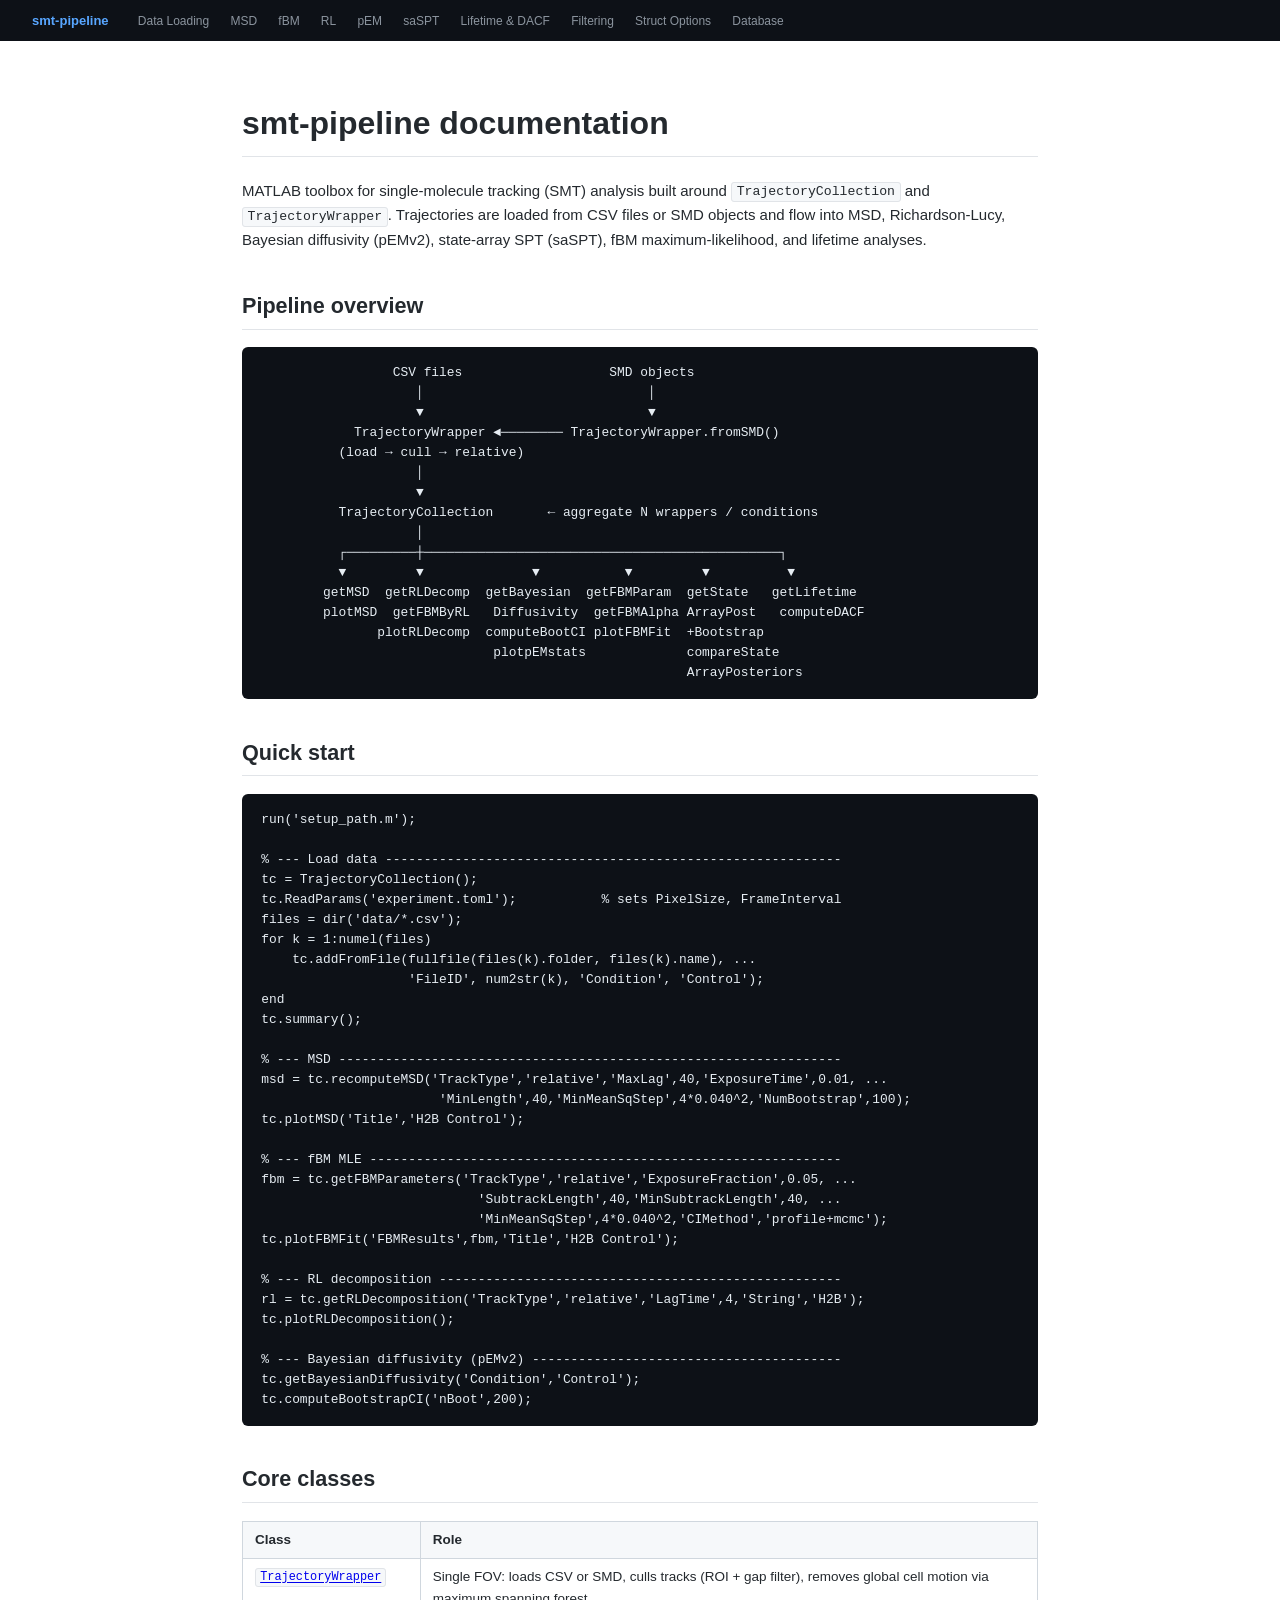
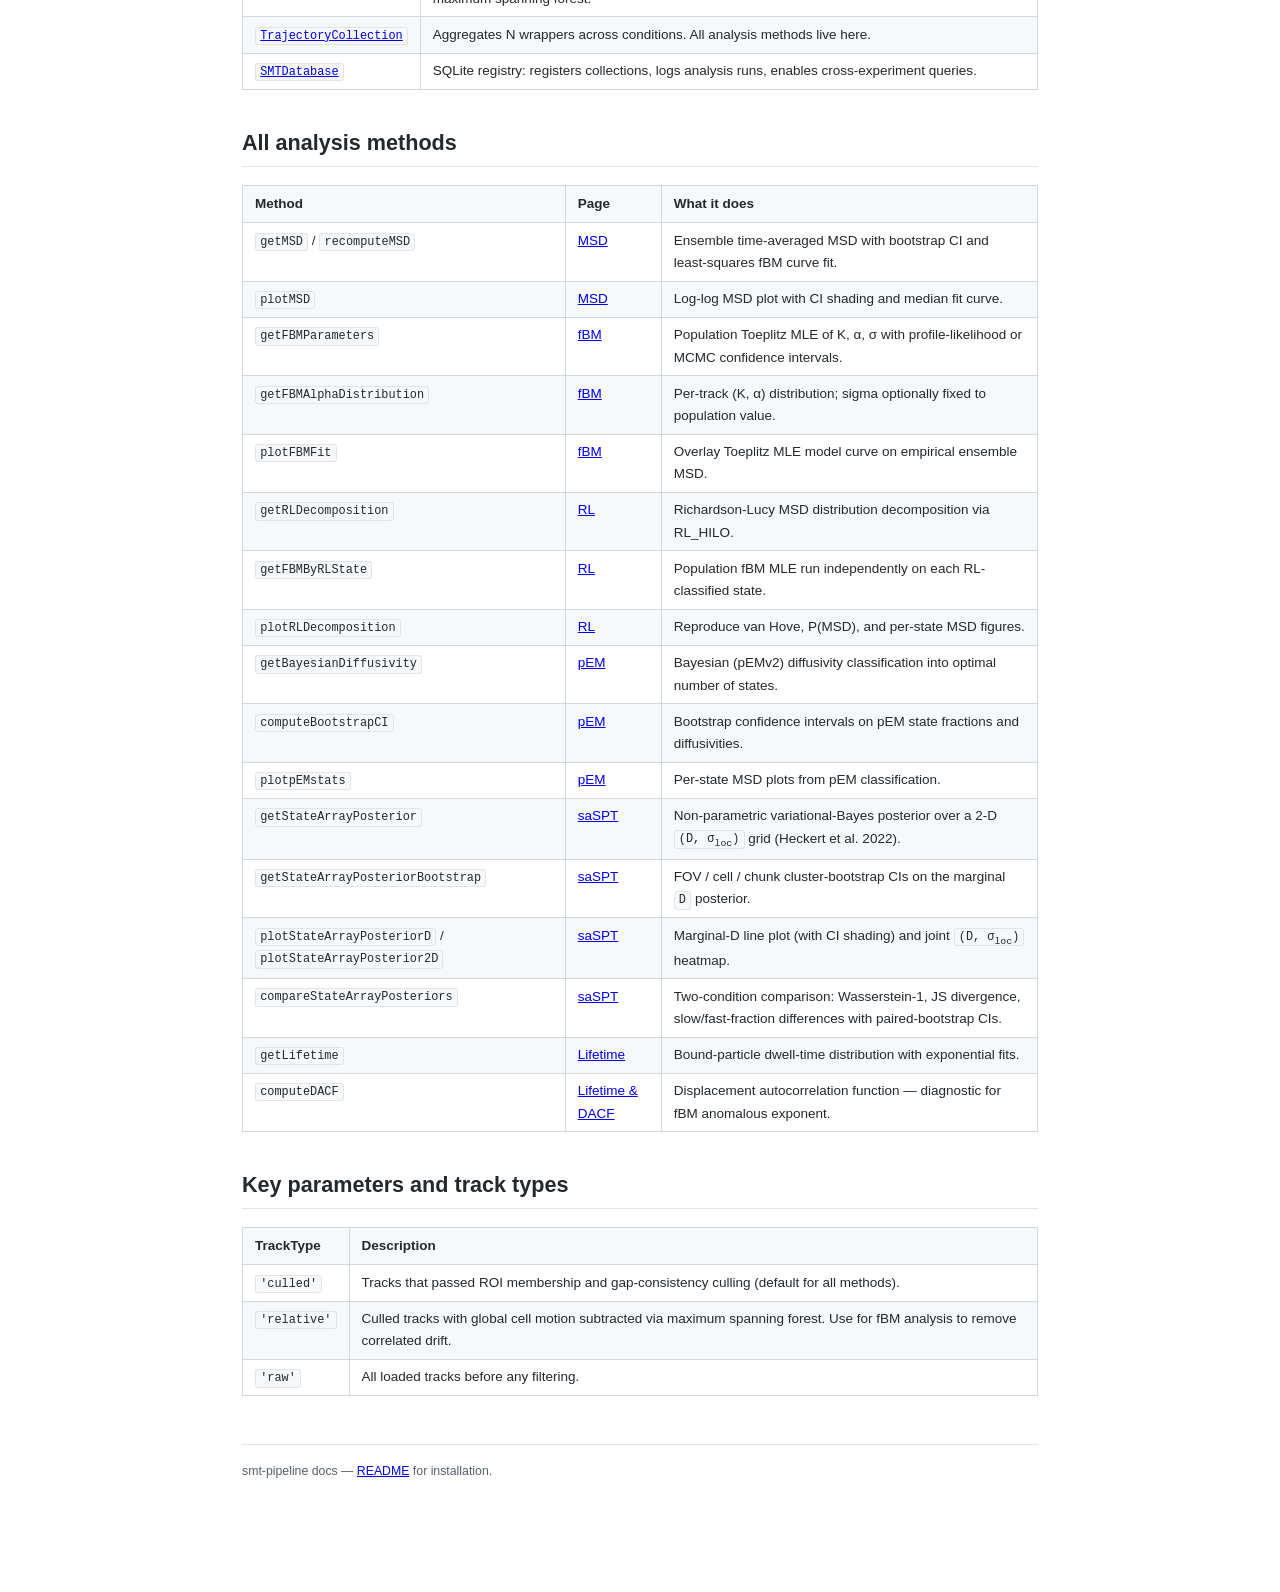
<file: doc/index.html>
<!DOCTYPE html>
<html lang="en">
<head>
<meta charset="UTF-8">
<meta name="viewport" content="width=device-width, initial-scale=1.0">
<title>smt-pipeline documentation</title>
<link rel="stylesheet" href="style.css">
</head>
<body>

<nav>
  <a class="home" href="index.html">smt-pipeline</a>
  <a href="data_loading.html">Data Loading</a>
  <a href="msd_analysis.html">MSD</a>
  <a href="fbm_analysis.html">fBM</a>
  <a href="rl_analysis.html">RL</a>
  <a href="pem_analysis.html">pEM</a>
  <a href="saspt_analysis.html">saSPT</a>
  <a href="lifetime.html">Lifetime &amp; DACF</a>
  <a href="track_filtering.html">Filtering</a>
  <a href="struct_options.html">Struct Options</a>
  <a href="smt_database.html">Database</a>
</nav>

<div class="page-wrap">

<h1>smt-pipeline documentation</h1>

<p>
MATLAB toolbox for single-molecule tracking (SMT) analysis built around
<code>TrajectoryCollection</code> and <code>TrajectoryWrapper</code>.
Trajectories are loaded from CSV files or SMD objects and flow into MSD,
Richardson-Lucy, Bayesian diffusivity (pEMv2), state-array SPT (saSPT),
fBM maximum-likelihood, and lifetime analyses.
</p>

<!-- ═══════════════════════════════════════════════════════════════════════ -->
<h2>Pipeline overview</h2>

<pre><code>                 CSV files                   SMD objects
                    │                             │
                    ▼                             ▼
            TrajectoryWrapper ◄──────── TrajectoryWrapper.fromSMD()
          (load → cull → relative)
                    │
                    ▼
          TrajectoryCollection       ← aggregate N wrappers / conditions
                    │
          ┌─────────┼──────────────────────────────────────────────┐
          ▼         ▼              ▼           ▼         ▼          ▼
        getMSD  getRLDecomp  getBayesian  getFBMParam  getState   getLifetime
        plotMSD  getFBMByRL   Diffusivity  getFBMAlpha ArrayPost   computeDACF
               plotRLDecomp  computeBootCI plotFBMFit  +Bootstrap
                              plotpEMstats             compareState
                                                       ArrayPosteriors</code></pre>

<!-- ═══════════════════════════════════════════════════════════════════════ -->
<h2>Quick start</h2>

<pre><code>run('setup_path.m');

% --- Load data -----------------------------------------------------------
tc = TrajectoryCollection();
tc.ReadParams('experiment.toml');           % sets PixelSize, FrameInterval
files = dir('data/*.csv');
for k = 1:numel(files)
    tc.addFromFile(fullfile(files(k).folder, files(k).name), ...
                   'FileID', num2str(k), 'Condition', 'Control');
end
tc.summary();

% --- MSD -----------------------------------------------------------------
msd = tc.recomputeMSD('TrackType','relative','MaxLag',40,'ExposureTime',0.01, ...
                       'MinLength',40,'MinMeanSqStep',4*0.040^2,'NumBootstrap',100);
tc.plotMSD('Title','H2B Control');

% --- fBM MLE -------------------------------------------------------------
fbm = tc.getFBMParameters('TrackType','relative','ExposureFraction',0.05, ...
                            'SubtrackLength',40,'MinSubtrackLength',40, ...
                            'MinMeanSqStep',4*0.040^2,'CIMethod','profile+mcmc');
tc.plotFBMFit('FBMResults',fbm,'Title','H2B Control');

% --- RL decomposition ----------------------------------------------------
rl = tc.getRLDecomposition('TrackType','relative','LagTime',4,'String','H2B');
tc.plotRLDecomposition();

% --- Bayesian diffusivity (pEMv2) ----------------------------------------
tc.getBayesianDiffusivity('Condition','Control');
tc.computeBootstrapCI('nBoot',200);</code></pre>

<!-- ═══════════════════════════════════════════════════════════════════════ -->
<h2>Core classes</h2>

<table>
  <thead><tr><th>Class</th><th>Role</th></tr></thead>
  <tbody>
    <tr>
      <td><a href="data_loading.html#wrapper"><code>TrajectoryWrapper</code></a></td>
      <td>Single FOV: loads CSV or SMD, culls tracks (ROI + gap filter), removes global cell motion via maximum spanning forest.</td>
    </tr>
    <tr>
      <td><a href="data_loading.html#collection"><code>TrajectoryCollection</code></a></td>
      <td>Aggregates N wrappers across conditions. All analysis methods live here.</td>
    </tr>
    <tr>
      <td><a href="smt_database.html"><code>SMTDatabase</code></a></td>
      <td>SQLite registry: registers collections, logs analysis runs, enables cross-experiment queries.</td>
    </tr>
  </tbody>
</table>

<!-- ═══════════════════════════════════════════════════════════════════════ -->
<h2>All analysis methods</h2>

<table>
  <thead>
    <tr><th>Method</th><th>Page</th><th>What it does</th></tr>
  </thead>
  <tbody>
    <tr>
      <td><code>getMSD</code> / <code>recomputeMSD</code></td>
      <td><a href="msd_analysis.html">MSD</a></td>
      <td>Ensemble time-averaged MSD with bootstrap CI and least-squares fBM curve fit.</td>
    </tr>
    <tr>
      <td><code>plotMSD</code></td>
      <td><a href="msd_analysis.html">MSD</a></td>
      <td>Log-log MSD plot with CI shading and median fit curve.</td>
    </tr>
    <tr>
      <td><code>getFBMParameters</code></td>
      <td><a href="fbm_analysis.html">fBM</a></td>
      <td>Population Toeplitz MLE of K, α, σ with profile-likelihood or MCMC confidence intervals.</td>
    </tr>
    <tr>
      <td><code>getFBMAlphaDistribution</code></td>
      <td><a href="fbm_analysis.html#alpha-dist">fBM</a></td>
      <td>Per-track (K, α) distribution; sigma optionally fixed to population value.</td>
    </tr>
    <tr>
      <td><code>plotFBMFit</code></td>
      <td><a href="fbm_analysis.html#plotfbmfit">fBM</a></td>
      <td>Overlay Toeplitz MLE model curve on empirical ensemble MSD.</td>
    </tr>
    <tr>
      <td><code>getRLDecomposition</code></td>
      <td><a href="rl_analysis.html">RL</a></td>
      <td>Richardson-Lucy MSD distribution decomposition via RL_HILO.</td>
    </tr>
    <tr>
      <td><code>getFBMByRLState</code></td>
      <td><a href="rl_analysis.html#fbm-by-state">RL</a></td>
      <td>Population fBM MLE run independently on each RL-classified state.</td>
    </tr>
    <tr>
      <td><code>plotRLDecomposition</code></td>
      <td><a href="rl_analysis.html#plot">RL</a></td>
      <td>Reproduce van Hove, P(MSD), and per-state MSD figures.</td>
    </tr>
    <tr>
      <td><code>getBayesianDiffusivity</code></td>
      <td><a href="pem_analysis.html">pEM</a></td>
      <td>Bayesian (pEMv2) diffusivity classification into optimal number of states.</td>
    </tr>
    <tr>
      <td><code>computeBootstrapCI</code></td>
      <td><a href="pem_analysis.html#bootstrap">pEM</a></td>
      <td>Bootstrap confidence intervals on pEM state fractions and diffusivities.</td>
    </tr>
    <tr>
      <td><code>plotpEMstats</code></td>
      <td><a href="pem_analysis.html#plot">pEM</a></td>
      <td>Per-state MSD plots from pEM classification.</td>
    </tr>
    <tr>
      <td><code>getStateArrayPosterior</code></td>
      <td><a href="saspt_analysis.html">saSPT</a></td>
      <td>Non-parametric variational-Bayes posterior over a 2-D <code>(D, σ<sub>loc</sub>)</code> grid (Heckert et al. 2022).</td>
    </tr>
    <tr>
      <td><code>getStateArrayPosteriorBootstrap</code></td>
      <td><a href="saspt_analysis.html#bootstrap">saSPT</a></td>
      <td>FOV / cell / chunk cluster-bootstrap CIs on the marginal <code>D</code> posterior.</td>
    </tr>
    <tr>
      <td><code>plotStateArrayPosteriorD</code> / <code>plotStateArrayPosterior2D</code></td>
      <td><a href="saspt_analysis.html#plot">saSPT</a></td>
      <td>Marginal-D line plot (with CI shading) and joint <code>(D, σ<sub>loc</sub>)</code> heatmap.</td>
    </tr>
    <tr>
      <td><code>compareStateArrayPosteriors</code></td>
      <td><a href="saspt_analysis.html#compare">saSPT</a></td>
      <td>Two-condition comparison: Wasserstein-1, JS divergence, slow/fast-fraction differences with paired-bootstrap CIs.</td>
    </tr>
    <tr>
      <td><code>getLifetime</code></td>
      <td><a href="lifetime.html">Lifetime</a></td>
      <td>Bound-particle dwell-time distribution with exponential fits.</td>
    </tr>
    <tr>
      <td><code>computeDACF</code></td>
      <td><a href="lifetime.html#dacf">Lifetime &amp; DACF</a></td>
      <td>Displacement autocorrelation function — diagnostic for fBM anomalous exponent.</td>
    </tr>
  </tbody>
</table>

<!-- ═══════════════════════════════════════════════════════════════════════ -->
<h2>Key parameters and track types</h2>

<table>
  <thead><tr><th>TrackType</th><th>Description</th></tr></thead>
  <tbody>
    <tr><td><code>'culled'</code></td><td>Tracks that passed ROI membership and gap-consistency culling (default for all methods).</td></tr>
    <tr><td><code>'relative'</code></td><td>Culled tracks with global cell motion subtracted via maximum spanning forest. Use for fBM analysis to remove correlated drift.</td></tr>
    <tr><td><code>'raw'</code></td><td>All loaded tracks before any filtering.</td></tr>
  </tbody>
</table>

<footer>smt-pipeline docs &mdash; <a href="../README.md">README</a> for installation.</footer>
</div>
</body>
</html>
</file>
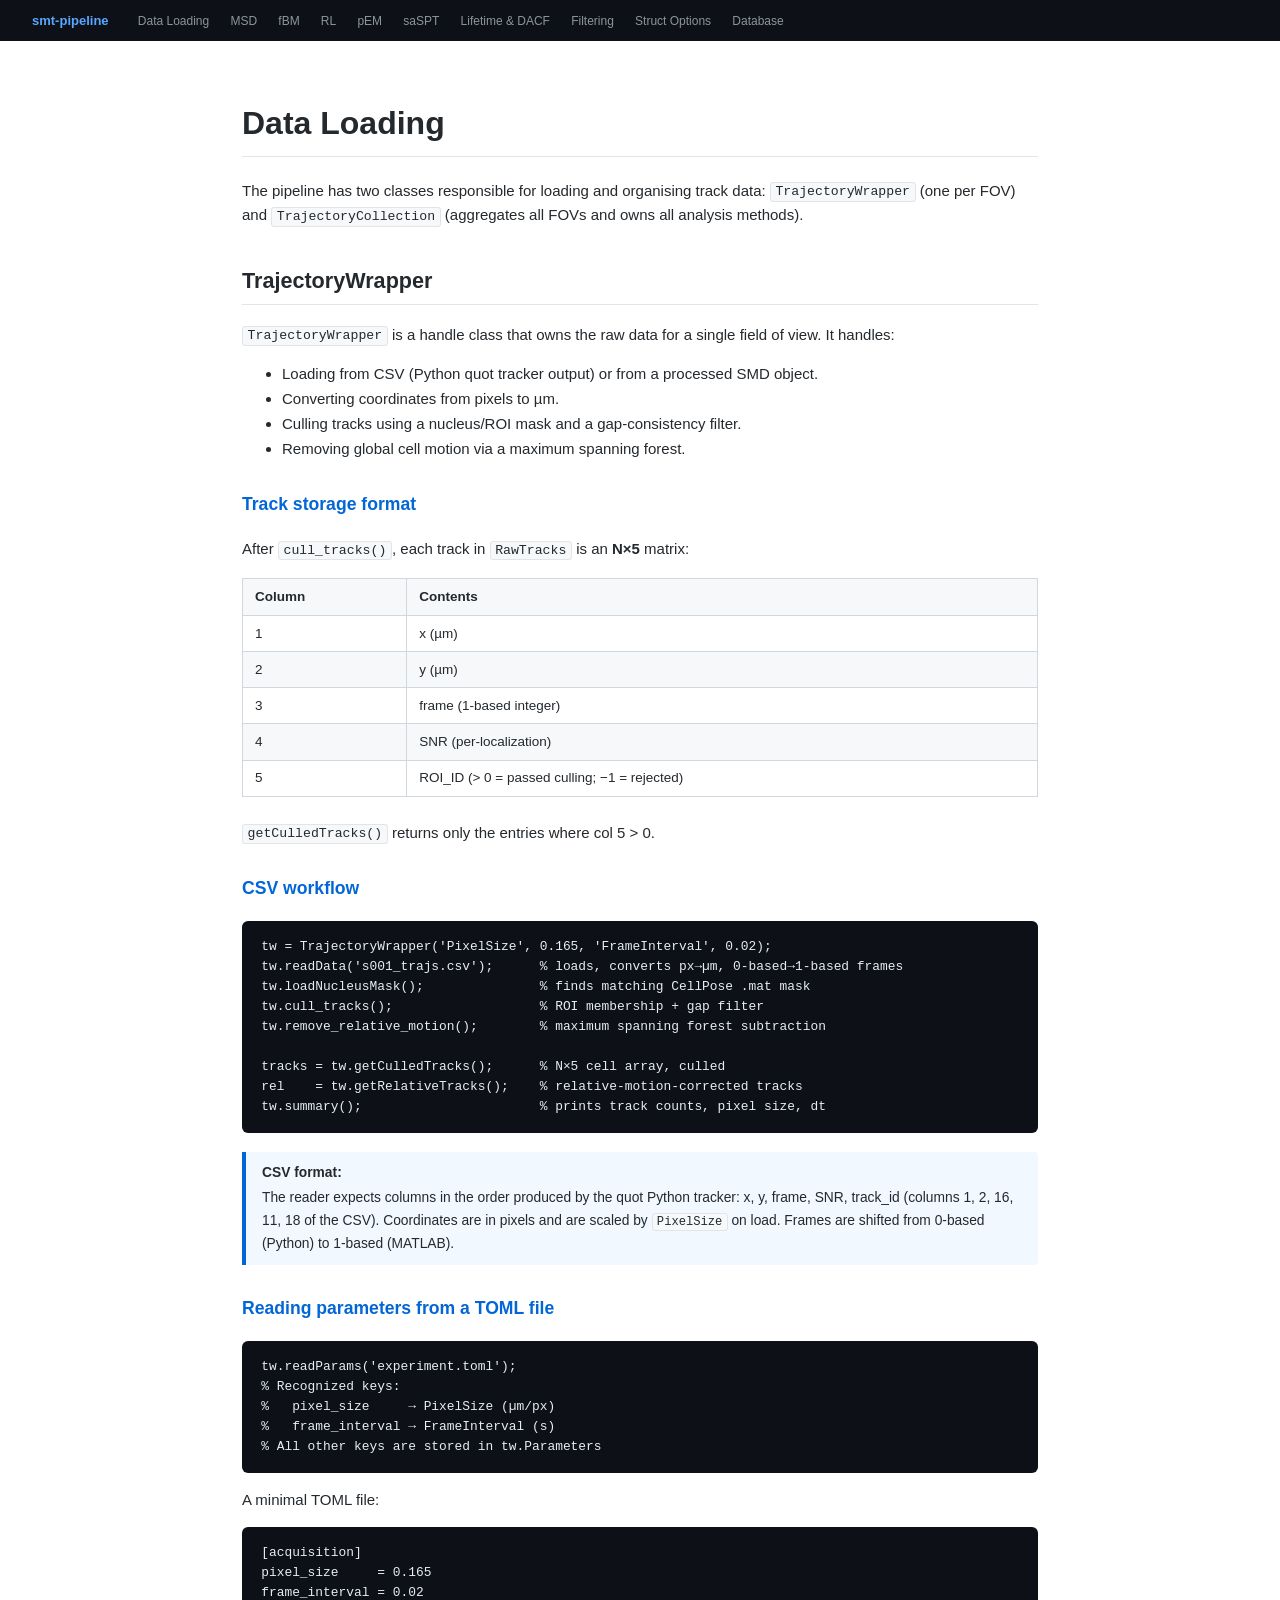
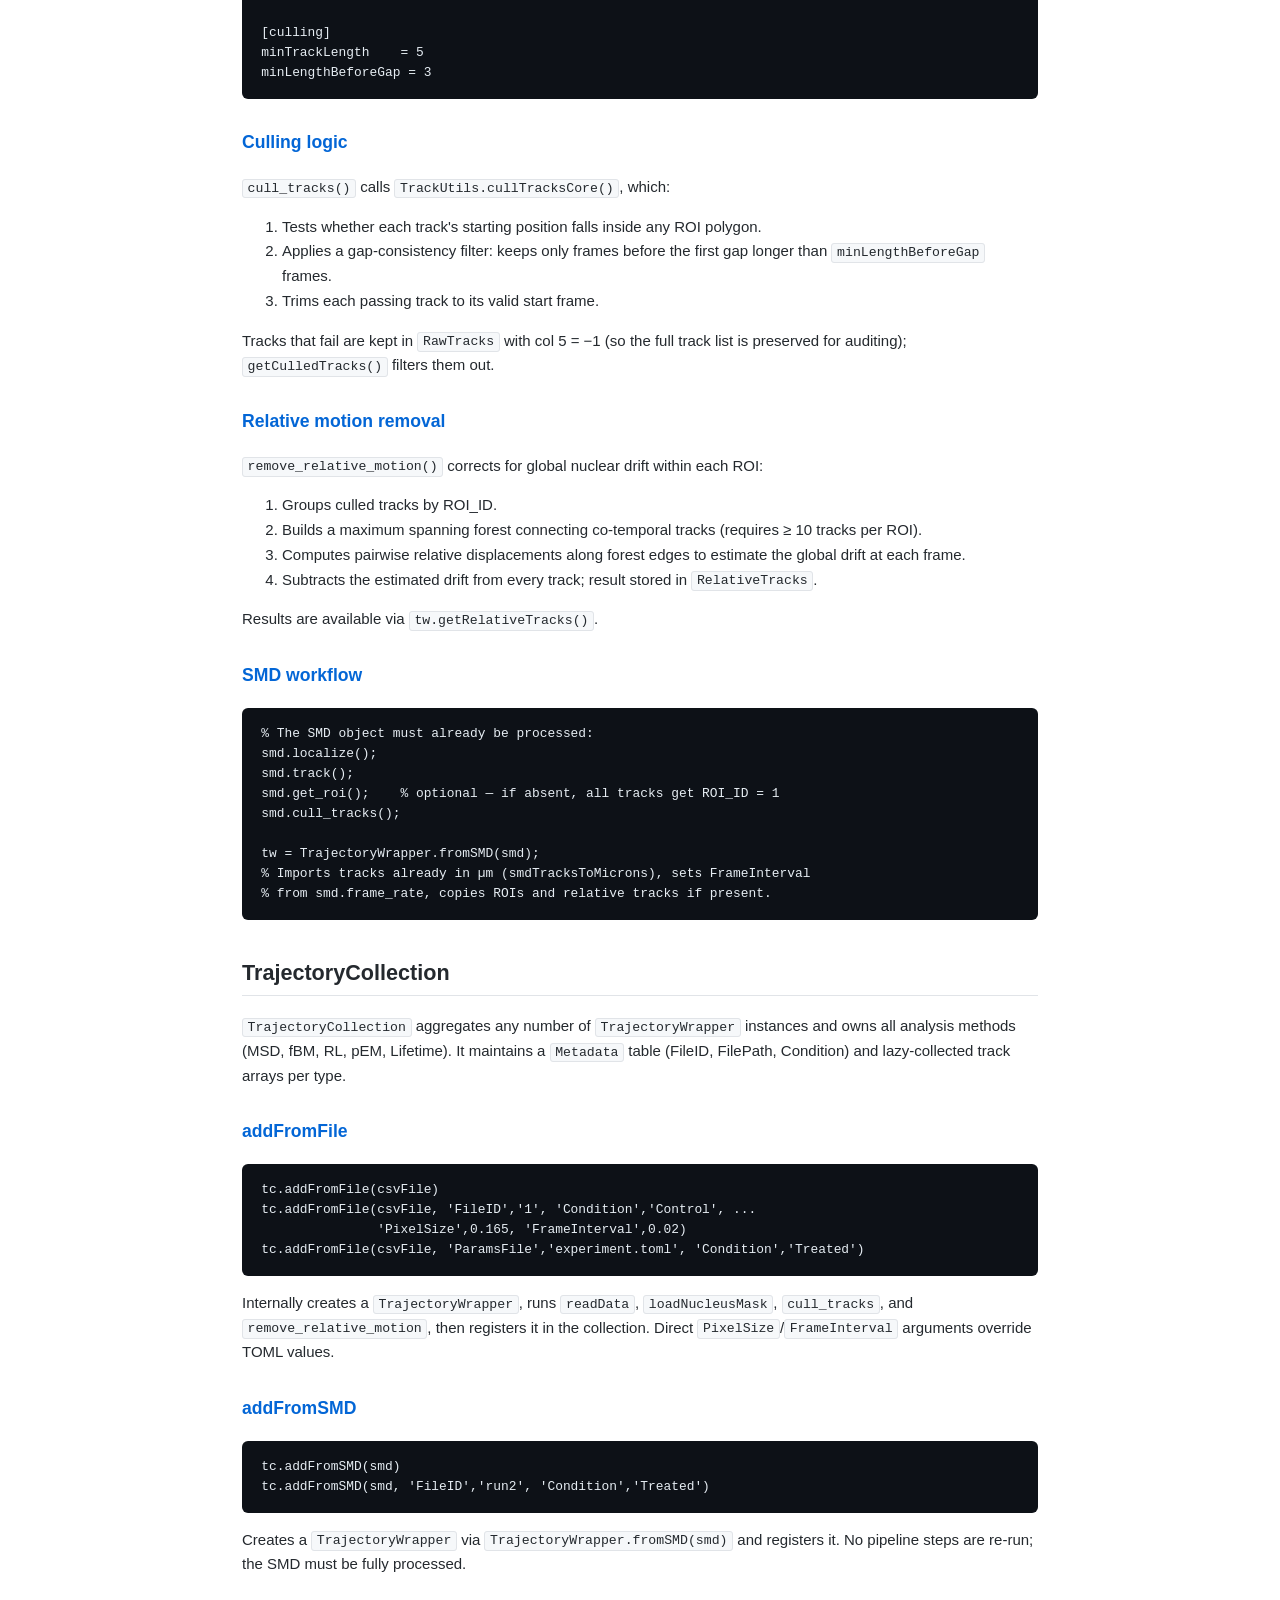
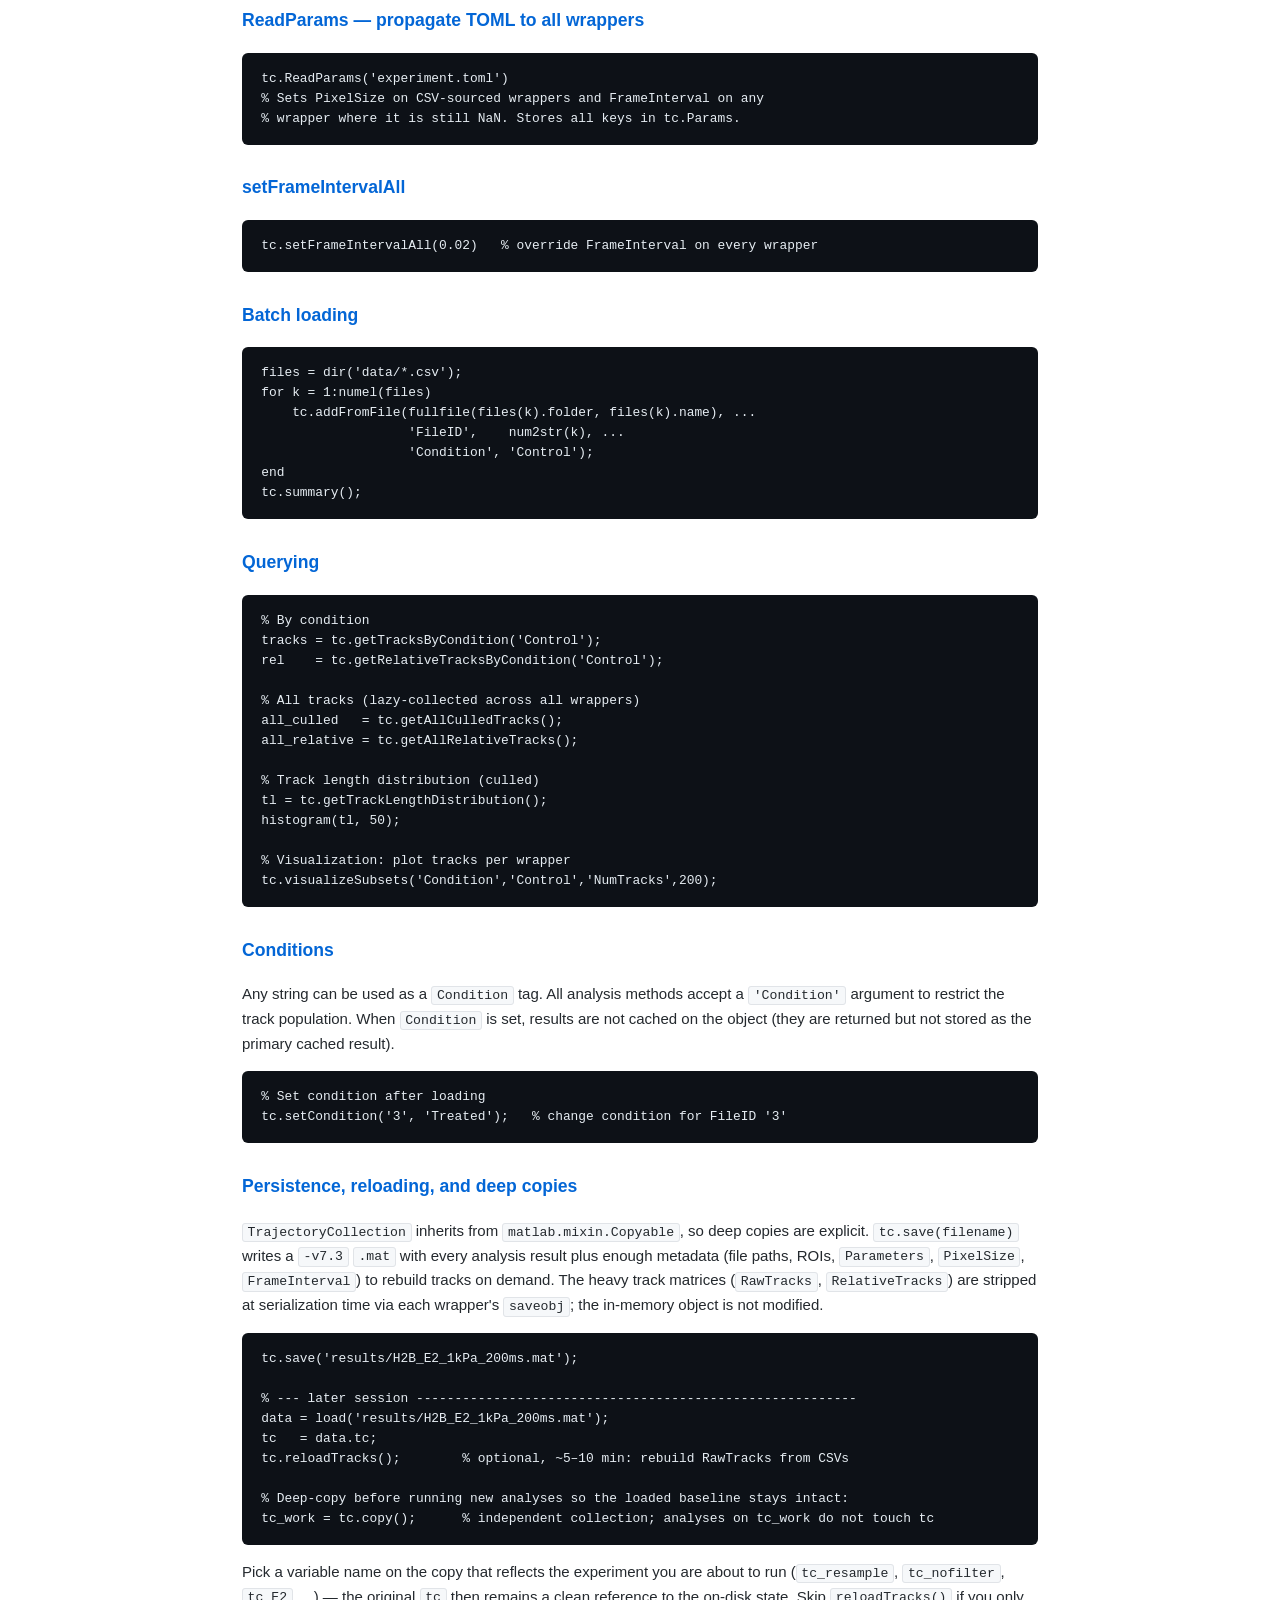
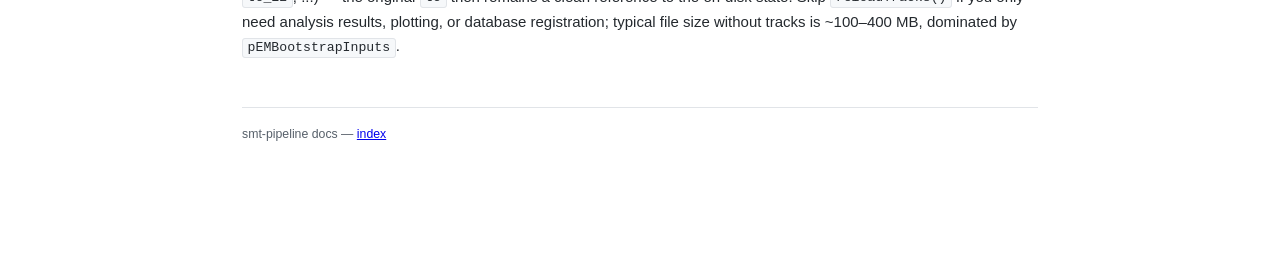
<file: doc/data_loading.html>
<!DOCTYPE html>
<html lang="en">
<head>
<meta charset="UTF-8">
<meta name="viewport" content="width=device-width, initial-scale=1.0">
<title>Data Loading — smt-pipeline</title>
<link rel="stylesheet" href="style.css">
</head>
<body>

<nav>
  <a class="home" href="index.html">smt-pipeline</a>
  <a href="data_loading.html">Data Loading</a>
  <a href="msd_analysis.html">MSD</a>
  <a href="fbm_analysis.html">fBM</a>
  <a href="rl_analysis.html">RL</a>
  <a href="pem_analysis.html">pEM</a>
  <a href="saspt_analysis.html">saSPT</a>
  <a href="lifetime.html">Lifetime &amp; DACF</a>
  <a href="track_filtering.html">Filtering</a>
  <a href="struct_options.html">Struct Options</a>
  <a href="smt_database.html">Database</a>
</nav>

<div class="page-wrap">

<h1>Data Loading</h1>

<p>
The pipeline has two classes responsible for loading and organising track data:
<code>TrajectoryWrapper</code> (one per FOV) and <code>TrajectoryCollection</code>
(aggregates all FOVs and owns all analysis methods).
</p>

<!-- ════════════════════════════════════════════════════════════════════ -->
<h2 id="wrapper">TrajectoryWrapper</h2>

<p>
<code>TrajectoryWrapper</code> is a handle class that owns the raw data for a single
field of view. It handles:
</p>
<ul>
  <li>Loading from CSV (Python quot tracker output) or from a processed SMD object.</li>
  <li>Converting coordinates from pixels to µm.</li>
  <li>Culling tracks using a nucleus/ROI mask and a gap-consistency filter.</li>
  <li>Removing global cell motion via a maximum spanning forest.</li>
</ul>

<h3>Track storage format</h3>
<p>After <code>cull_tracks()</code>, each track in <code>RawTracks</code> is an <strong>N×5</strong> matrix:</p>
<table>
  <thead><tr><th>Column</th><th>Contents</th></tr></thead>
  <tbody>
    <tr><td>1</td><td>x (µm)</td></tr>
    <tr><td>2</td><td>y (µm)</td></tr>
    <tr><td>3</td><td>frame (1-based integer)</td></tr>
    <tr><td>4</td><td>SNR (per-localization)</td></tr>
    <tr><td>5</td><td>ROI_ID (&gt; 0 = passed culling; −1 = rejected)</td></tr>
  </tbody>
</table>
<p><code>getCulledTracks()</code> returns only the entries where col 5 &gt; 0.</p>

<h3>CSV workflow</h3>
<pre><code>tw = TrajectoryWrapper('PixelSize', 0.165, 'FrameInterval', 0.02);
tw.readData('s001_trajs.csv');      % loads, converts px→µm, 0-based→1-based frames
tw.loadNucleusMask();               % finds matching CellPose .mat mask
tw.cull_tracks();                   % ROI membership + gap filter
tw.remove_relative_motion();        % maximum spanning forest subtraction

tracks = tw.getCulledTracks();      % N×5 cell array, culled
rel    = tw.getRelativeTracks();    % relative-motion-corrected tracks
tw.summary();                       % prints track counts, pixel size, dt</code></pre>

<div class="note">
  <strong>CSV format:</strong> The reader expects columns in the order produced by the
  quot Python tracker: x, y, frame, SNR, track_id (columns 1, 2, 16, 11, 18 of the CSV).
  Coordinates are in pixels and are scaled by <code>PixelSize</code> on load.
  Frames are shifted from 0-based (Python) to 1-based (MATLAB).
</div>

<h3>Reading parameters from a TOML file</h3>
<pre><code>tw.readParams('experiment.toml');
% Recognized keys:
%   pixel_size     → PixelSize (µm/px)
%   frame_interval → FrameInterval (s)
% All other keys are stored in tw.Parameters</code></pre>

<p>A minimal TOML file:</p>
<pre><code>[acquisition]
pixel_size     = 0.165
frame_interval = 0.02

[culling]
minTrackLength    = 5
minLengthBeforeGap = 3</code></pre>

<h3>Culling logic</h3>
<p>
<code>cull_tracks()</code> calls <code>TrackUtils.cullTracksCore()</code>, which:
</p>
<ol>
  <li>Tests whether each track's starting position falls inside any ROI polygon.</li>
  <li>Applies a gap-consistency filter: keeps only frames before the first gap longer
      than <code>minLengthBeforeGap</code> frames.</li>
  <li>Trims each passing track to its valid start frame.</li>
</ol>
<p>
Tracks that fail are kept in <code>RawTracks</code> with col 5 = −1 (so the full
track list is preserved for auditing); <code>getCulledTracks()</code> filters them out.
</p>

<h3>Relative motion removal</h3>
<p>
<code>remove_relative_motion()</code> corrects for global nuclear drift within each ROI:
</p>
<ol>
  <li>Groups culled tracks by ROI_ID.</li>
  <li>Builds a maximum spanning forest connecting co-temporal tracks (requires ≥ 10 tracks per ROI).</li>
  <li>Computes pairwise relative displacements along forest edges to estimate the global
      drift at each frame.</li>
  <li>Subtracts the estimated drift from every track; result stored in <code>RelativeTracks</code>.</li>
</ol>
<p>Results are available via <code>tw.getRelativeTracks()</code>.</p>

<h3>SMD workflow</h3>
<pre><code>% The SMD object must already be processed:
smd.localize();
smd.track();
smd.get_roi();    % optional — if absent, all tracks get ROI_ID = 1
smd.cull_tracks();

tw = TrajectoryWrapper.fromSMD(smd);
% Imports tracks already in µm (smdTracksToMicrons), sets FrameInterval
% from smd.frame_rate, copies ROIs and relative tracks if present.</code></pre>

<!-- ════════════════════════════════════════════════════════════════════ -->
<h2 id="collection">TrajectoryCollection</h2>

<p>
<code>TrajectoryCollection</code> aggregates any number of <code>TrajectoryWrapper</code>
instances and owns all analysis methods (MSD, fBM, RL, pEM, Lifetime).
It maintains a <code>Metadata</code> table (FileID, FilePath, Condition) and lazy-collected
track arrays per type.
</p>

<h3>addFromFile</h3>
<pre><code>tc.addFromFile(csvFile)
tc.addFromFile(csvFile, 'FileID','1', 'Condition','Control', ...
               'PixelSize',0.165, 'FrameInterval',0.02)
tc.addFromFile(csvFile, 'ParamsFile','experiment.toml', 'Condition','Treated')</code></pre>
<p>
Internally creates a <code>TrajectoryWrapper</code>, runs <code>readData</code>,
<code>loadNucleusMask</code>, <code>cull_tracks</code>, and <code>remove_relative_motion</code>,
then registers it in the collection. Direct <code>PixelSize</code>/<code>FrameInterval</code>
arguments override TOML values.
</p>

<h3>addFromSMD</h3>
<pre><code>tc.addFromSMD(smd)
tc.addFromSMD(smd, 'FileID','run2', 'Condition','Treated')</code></pre>
<p>
Creates a <code>TrajectoryWrapper</code> via <code>TrajectoryWrapper.fromSMD(smd)</code>
and registers it. No pipeline steps are re-run; the SMD must be fully processed.
</p>

<h3>ReadParams — propagate TOML to all wrappers</h3>
<pre><code>tc.ReadParams('experiment.toml')
% Sets PixelSize on CSV-sourced wrappers and FrameInterval on any
% wrapper where it is still NaN. Stores all keys in tc.Params.</code></pre>

<h3>setFrameIntervalAll</h3>
<pre><code>tc.setFrameIntervalAll(0.02)   % override FrameInterval on every wrapper</code></pre>

<h3>Batch loading</h3>
<pre><code>files = dir('data/*.csv');
for k = 1:numel(files)
    tc.addFromFile(fullfile(files(k).folder, files(k).name), ...
                   'FileID',    num2str(k), ...
                   'Condition', 'Control');
end
tc.summary();</code></pre>

<h3>Querying</h3>
<pre><code>% By condition
tracks = tc.getTracksByCondition('Control');
rel    = tc.getRelativeTracksByCondition('Control');

% All tracks (lazy-collected across all wrappers)
all_culled   = tc.getAllCulledTracks();
all_relative = tc.getAllRelativeTracks();

% Track length distribution (culled)
tl = tc.getTrackLengthDistribution();
histogram(tl, 50);

% Visualization: plot tracks per wrapper
tc.visualizeSubsets('Condition','Control','NumTracks',200);</code></pre>

<h3>Conditions</h3>
<p>
Any string can be used as a <code>Condition</code> tag. All analysis methods accept
a <code>'Condition'</code> argument to restrict the track population. When
<code>Condition</code> is set, results are not cached on the object (they are returned
but not stored as the primary cached result).
</p>

<pre><code>% Set condition after loading
tc.setCondition('3', 'Treated');   % change condition for FileID '3'</code></pre>

<h3 id="persistence">Persistence, reloading, and deep copies</h3>
<p>
<code>TrajectoryCollection</code> inherits from <code>matlab.mixin.Copyable</code>, so deep
copies are explicit. <code>tc.save(filename)</code> writes a <code>-v7.3</code> <code>.mat</code>
with every analysis result plus enough metadata (file paths, ROIs,
<code>Parameters</code>, <code>PixelSize</code>, <code>FrameInterval</code>) to rebuild tracks
on demand. The heavy track matrices (<code>RawTracks</code>, <code>RelativeTracks</code>)
are stripped at serialization time via each wrapper's <code>saveobj</code>; the
in-memory object is not modified.
</p>

<pre><code>tc.save('results/H2B_E2_1kPa_200ms.mat');

% --- later session ---------------------------------------------------------
data = load('results/H2B_E2_1kPa_200ms.mat');
tc   = data.tc;
tc.reloadTracks();        % optional, ~5–10 min: rebuild RawTracks from CSVs

% Deep-copy before running new analyses so the loaded baseline stays intact:
tc_work = tc.copy();      % independent collection; analyses on tc_work do not touch tc</code></pre>

<p>
Pick a variable name on the copy that reflects the experiment you are about
to run (<code>tc_resample</code>, <code>tc_nofilter</code>, <code>tc_E2</code>, ...) — the
original <code>tc</code> then remains a clean reference to the on-disk state.
Skip <code>reloadTracks()</code> if you only need analysis results, plotting, or
database registration; typical file size without tracks is ~100–400 MB,
dominated by <code>pEMBootstrapInputs</code>.
</p>

<footer>smt-pipeline docs &mdash; <a href="index.html">index</a></footer>
</div>
</body>
</html>
</file>
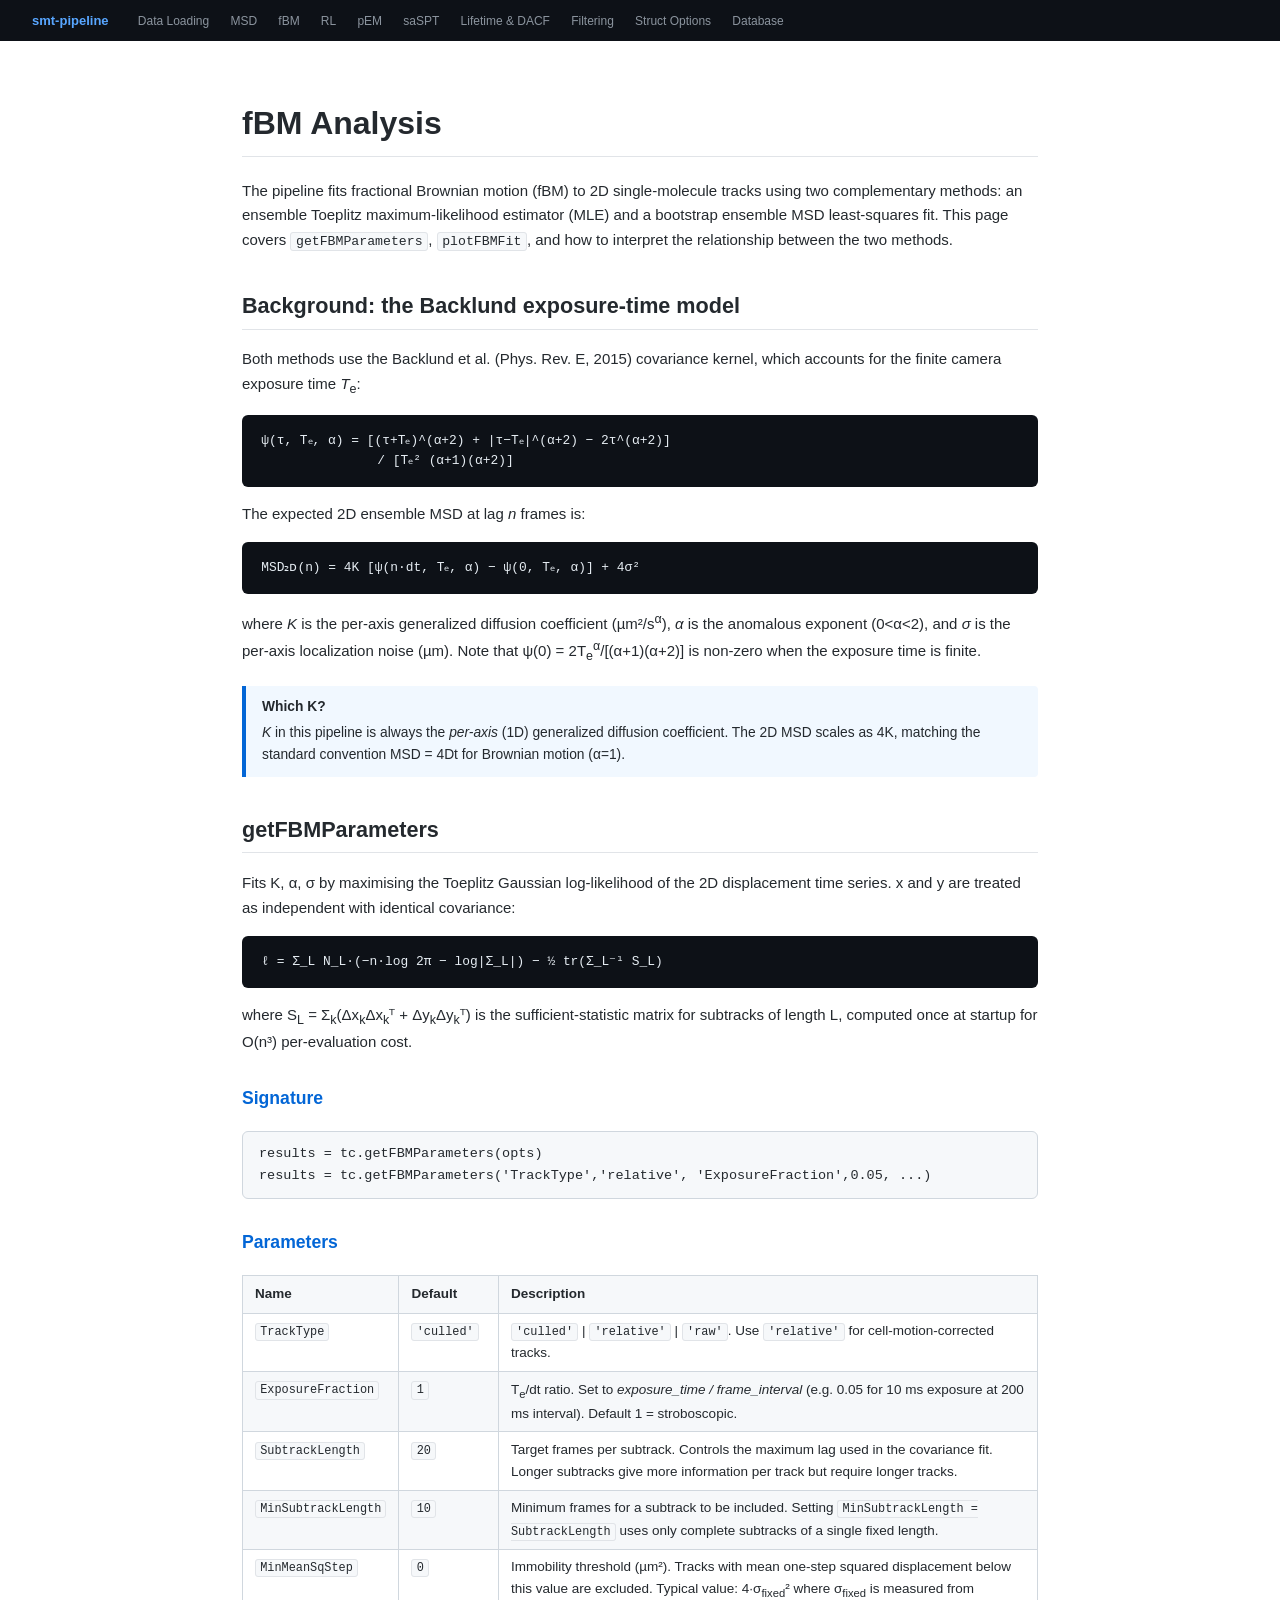
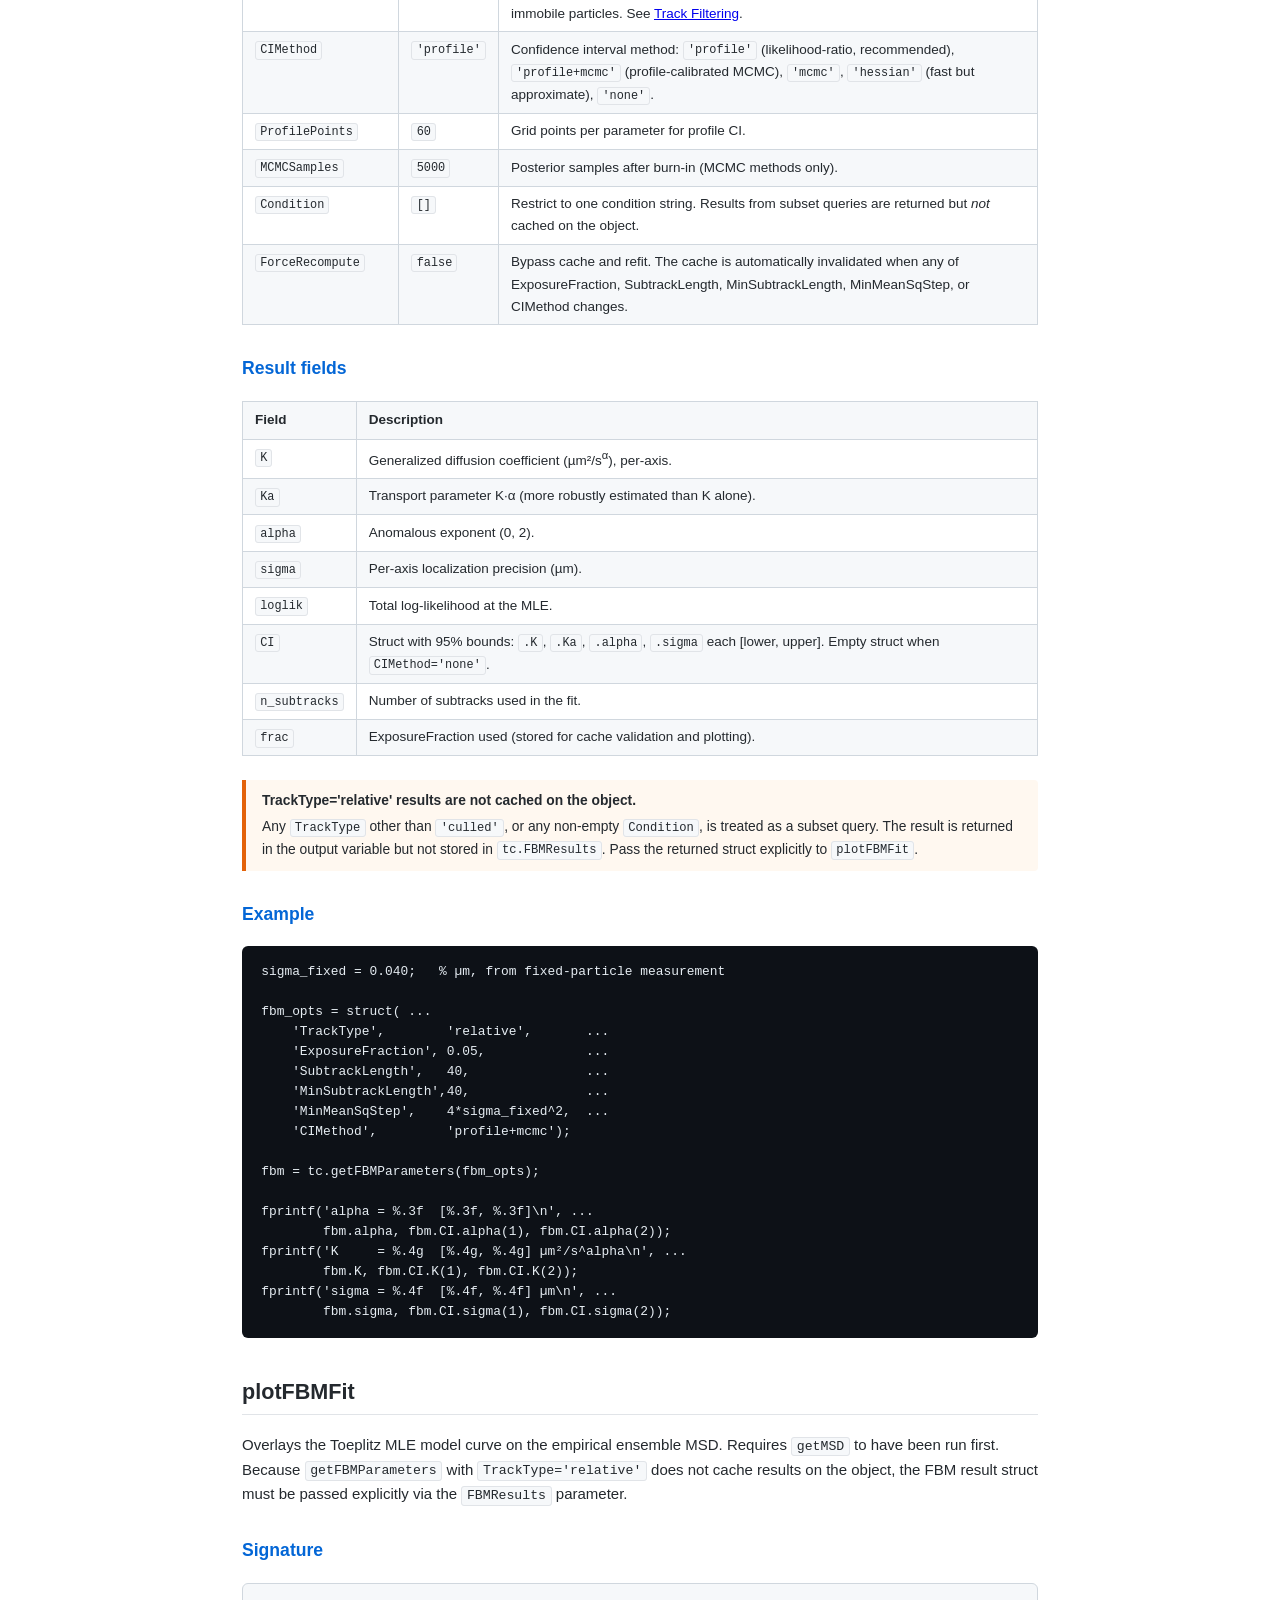
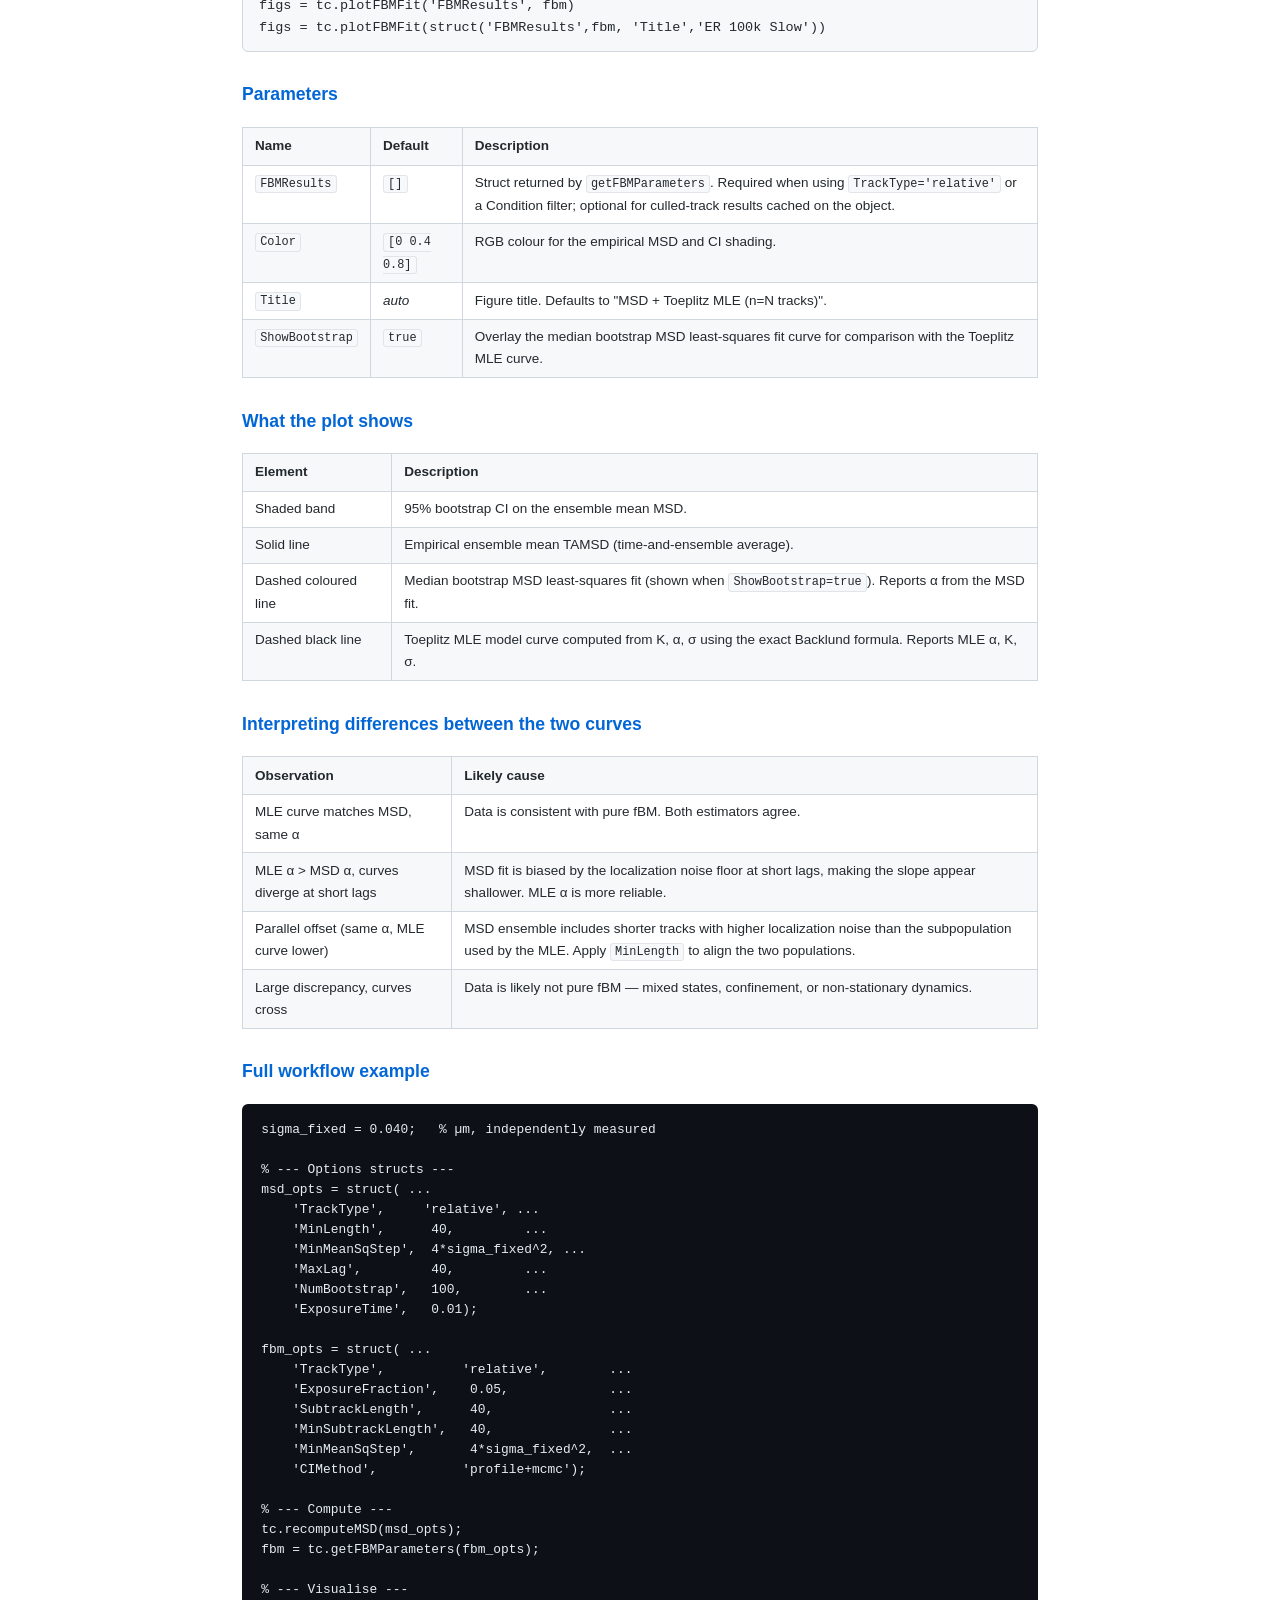
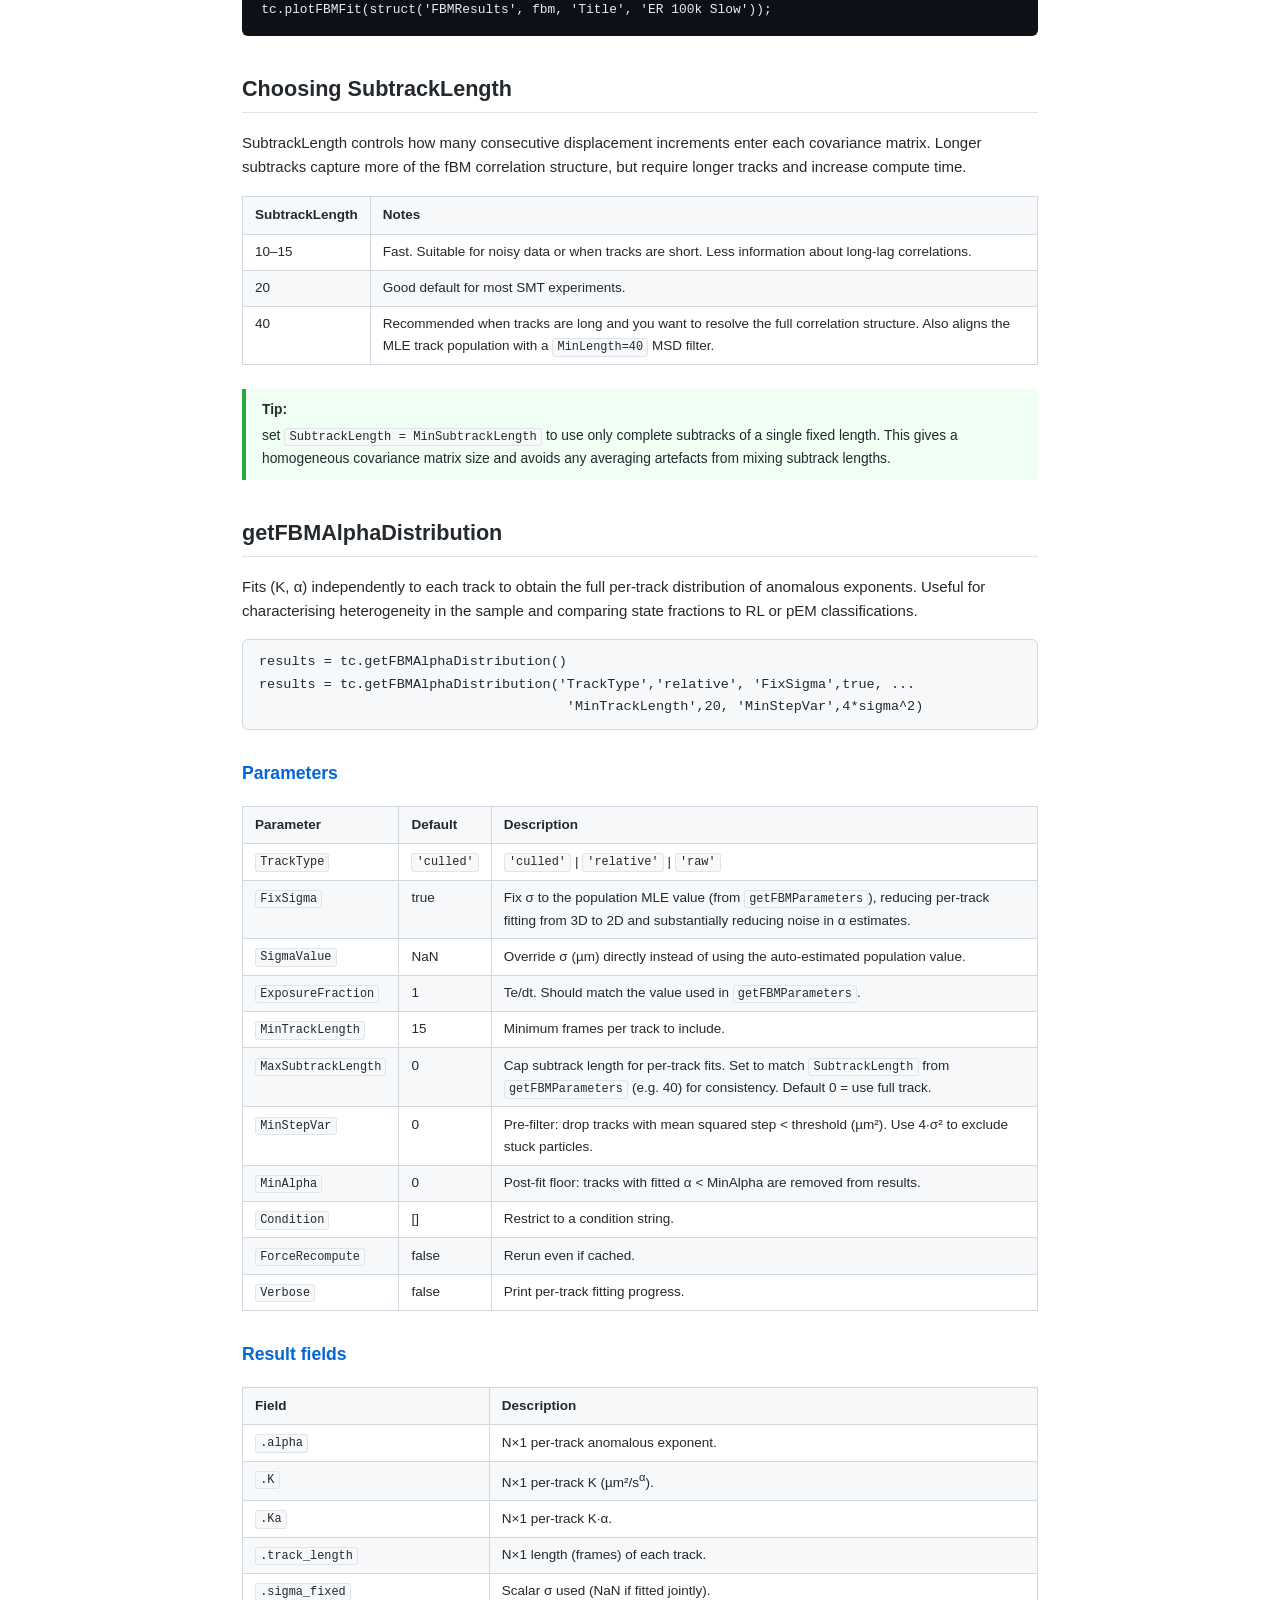
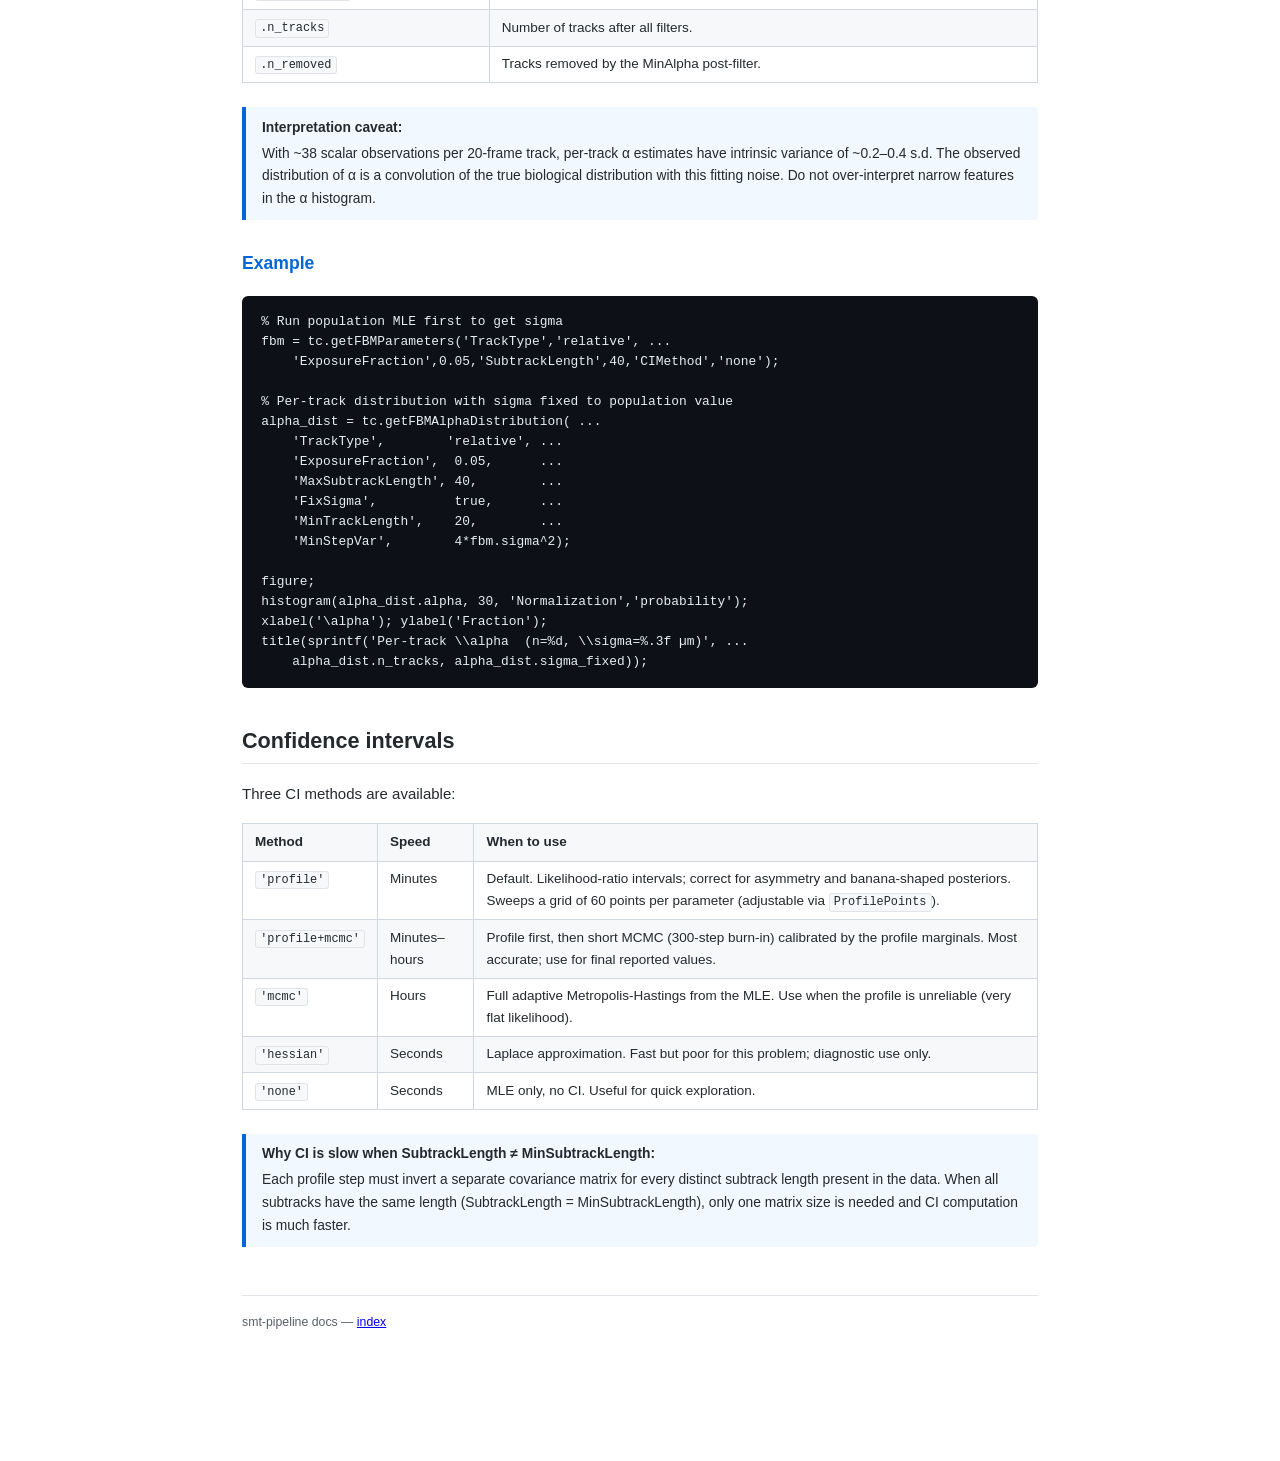
<file: doc/fbm_analysis.html>
<!DOCTYPE html>
<html lang="en">
<head>
<meta charset="UTF-8">
<meta name="viewport" content="width=device-width, initial-scale=1.0">
<title>fBM Analysis — smt-pipeline</title>
<link rel="stylesheet" href="style.css">
</head>
<body>

<nav>
  <a class="home" href="index.html">smt-pipeline</a>
  <a href="data_loading.html">Data Loading</a>
  <a href="msd_analysis.html">MSD</a>
  <a href="fbm_analysis.html">fBM</a>
  <a href="rl_analysis.html">RL</a>
  <a href="pem_analysis.html">pEM</a>
  <a href="saspt_analysis.html">saSPT</a>
  <a href="lifetime.html">Lifetime &amp; DACF</a>
  <a href="track_filtering.html">Filtering</a>
  <a href="struct_options.html">Struct Options</a>
  <a href="smt_database.html">Database</a>
</nav>

<div class="page-wrap">

<h1>fBM Analysis</h1>

<p>
The pipeline fits fractional Brownian motion (fBM) to 2D single-molecule tracks
using two complementary methods: an ensemble Toeplitz maximum-likelihood estimator
(MLE) and a bootstrap ensemble MSD least-squares fit. This page covers
<code>getFBMParameters</code>, <code>plotFBMFit</code>, and how to interpret
the relationship between the two methods.
</p>

<!-- ════════════════════════════════════════════════════════════════════ -->
<h2>Background: the Backlund exposure-time model</h2>

<p>
Both methods use the Backlund et al. (Phys. Rev. E, 2015) covariance kernel,
which accounts for the finite camera exposure time <em>T</em><sub>e</sub>:
</p>

<pre><code>ψ(τ, Tₑ, α) = [(τ+Tₑ)^(α+2) + |τ−Tₑ|^(α+2) − 2τ^(α+2)]
               / [Tₑ² (α+1)(α+2)]</code></pre>

<p>
The expected 2D ensemble MSD at lag <em>n</em> frames is:
</p>

<pre><code>MSD₂ᴅ(n) = 4K [ψ(n·dt, Tₑ, α) − ψ(0, Tₑ, α)] + 4σ²</code></pre>

<p>where <em>K</em> is the per-axis generalized diffusion coefficient (µm²/s<sup>α</sup>),
<em>α</em> is the anomalous exponent (0&lt;α&lt;2), and <em>σ</em> is the
per-axis localization noise (µm). Note that ψ(0) = 2T<sub>e</sub><sup>α</sup>/[(α+1)(α+2)]
is non-zero when the exposure time is finite.</p>

<div class="note">
  <strong>Which K?</strong>
  <em>K</em> in this pipeline is always the <em>per-axis</em> (1D) generalized
  diffusion coefficient. The 2D MSD scales as 4K, matching the standard
  convention MSD = 4Dt for Brownian motion (α=1).
</div>

<!-- ════════════════════════════════════════════════════════════════════ -->
<h2>getFBMParameters</h2>

<p>
Fits K, α, σ by maximising the Toeplitz Gaussian log-likelihood of the
2D displacement time series. x and y are treated as independent with
identical covariance:
</p>

<pre><code>ℓ = Σ_L N_L·(−n·log 2π − log|Σ_L|) − ½ tr(Σ_L⁻¹ S_L)</code></pre>

<p>where S<sub>L</sub> = Σ<sub>k</sub>(Δx<sub>k</sub>Δx<sub>k</sub>ᵀ +
Δy<sub>k</sub>Δy<sub>k</sub>ᵀ) is the sufficient-statistic matrix for
subtracks of length L, computed once at startup for O(n³) per-evaluation cost.</p>

<h3>Signature</h3>
<div class="sig">results = tc.getFBMParameters(opts)
results = tc.getFBMParameters('TrackType','relative', 'ExposureFraction',0.05, ...)</div>

<h3>Parameters</h3>
<table>
  <thead><tr><th>Name</th><th>Default</th><th>Description</th></tr></thead>
  <tbody>
    <tr><td><code>TrackType</code></td><td><code>'culled'</code></td>
        <td><code>'culled'</code> | <code>'relative'</code> | <code>'raw'</code>.
        Use <code>'relative'</code> for cell-motion-corrected tracks.</td></tr>
    <tr><td><code>ExposureFraction</code></td><td><code>1</code></td>
        <td>T<sub>e</sub>/dt ratio. Set to <em>exposure_time / frame_interval</em>
        (e.g. 0.05 for 10 ms exposure at 200 ms interval). Default 1 = stroboscopic.</td></tr>
    <tr><td><code>SubtrackLength</code></td><td><code>20</code></td>
        <td>Target frames per subtrack. Controls the maximum lag used in the
        covariance fit. Longer subtracks give more information per track but
        require longer tracks.</td></tr>
    <tr><td><code>MinSubtrackLength</code></td><td><code>10</code></td>
        <td>Minimum frames for a subtrack to be included. Setting
        <code>MinSubtrackLength = SubtrackLength</code> uses only complete
        subtracks of a single fixed length.</td></tr>
    <tr><td><code>MinMeanSqStep</code></td><td><code>0</code></td>
        <td>Immobility threshold (µm²). Tracks with mean one-step squared
        displacement below this value are excluded. Typical value:
        4·σ<sub>fixed</sub>² where σ<sub>fixed</sub> is measured from
        immobile particles. See <a href="track_filtering.html">Track Filtering</a>.</td></tr>
    <tr><td><code>CIMethod</code></td><td><code>'profile'</code></td>
        <td>Confidence interval method:
        <code>'profile'</code> (likelihood-ratio, recommended),
        <code>'profile+mcmc'</code> (profile-calibrated MCMC),
        <code>'mcmc'</code>,
        <code>'hessian'</code> (fast but approximate),
        <code>'none'</code>.</td></tr>
    <tr><td><code>ProfilePoints</code></td><td><code>60</code></td>
        <td>Grid points per parameter for profile CI.</td></tr>
    <tr><td><code>MCMCSamples</code></td><td><code>5000</code></td>
        <td>Posterior samples after burn-in (MCMC methods only).</td></tr>
    <tr><td><code>Condition</code></td><td><code>[]</code></td>
        <td>Restrict to one condition string. Results from subset queries are
        returned but <em>not</em> cached on the object.</td></tr>
    <tr><td><code>ForceRecompute</code></td><td><code>false</code></td>
        <td>Bypass cache and refit. The cache is automatically invalidated when
        any of ExposureFraction, SubtrackLength, MinSubtrackLength,
        MinMeanSqStep, or CIMethod changes.</td></tr>
  </tbody>
</table>

<h3>Result fields</h3>
<table>
  <thead><tr><th>Field</th><th>Description</th></tr></thead>
  <tbody>
    <tr><td><code>K</code></td><td>Generalized diffusion coefficient (µm²/s<sup>α</sup>), per-axis.</td></tr>
    <tr><td><code>Ka</code></td><td>Transport parameter K·α (more robustly estimated than K alone).</td></tr>
    <tr><td><code>alpha</code></td><td>Anomalous exponent (0, 2).</td></tr>
    <tr><td><code>sigma</code></td><td>Per-axis localization precision (µm).</td></tr>
    <tr><td><code>loglik</code></td><td>Total log-likelihood at the MLE.</td></tr>
    <tr><td><code>CI</code></td><td>Struct with 95% bounds: <code>.K</code>, <code>.Ka</code>,
        <code>.alpha</code>, <code>.sigma</code> each [lower, upper].
        Empty struct when <code>CIMethod='none'</code>.</td></tr>
    <tr><td><code>n_subtracks</code></td><td>Number of subtracks used in the fit.</td></tr>
    <tr><td><code>frac</code></td><td>ExposureFraction used (stored for cache validation and plotting).</td></tr>
  </tbody>
</table>

<div class="warn">
  <strong>TrackType='relative' results are not cached on the object.</strong>
  Any <code>TrackType</code> other than <code>'culled'</code>, or any non-empty
  <code>Condition</code>, is treated as a subset query. The result is returned
  in the output variable but not stored in <code>tc.FBMResults</code>. Pass the
  returned struct explicitly to <code>plotFBMFit</code>.
</div>

<h3>Example</h3>
<pre><code>sigma_fixed = 0.040;   % µm, from fixed-particle measurement

fbm_opts = struct( ...
    'TrackType',        'relative',       ...
    'ExposureFraction', 0.05,             ...
    'SubtrackLength',   40,               ...
    'MinSubtrackLength',40,               ...
    'MinMeanSqStep',    4*sigma_fixed^2,  ...
    'CIMethod',         'profile+mcmc');

fbm = tc.getFBMParameters(fbm_opts);

fprintf('alpha = %.3f  [%.3f, %.3f]\n', ...
        fbm.alpha, fbm.CI.alpha(1), fbm.CI.alpha(2));
fprintf('K     = %.4g  [%.4g, %.4g] µm²/s^alpha\n', ...
        fbm.K, fbm.CI.K(1), fbm.CI.K(2));
fprintf('sigma = %.4f  [%.4f, %.4f] µm\n', ...
        fbm.sigma, fbm.CI.sigma(1), fbm.CI.sigma(2));</code></pre>

<!-- ════════════════════════════════════════════════════════════════════ -->
<h2>plotFBMFit</h2>

<p>
Overlays the Toeplitz MLE model curve on the empirical ensemble MSD.
Requires <code>getMSD</code> to have been run first. Because
<code>getFBMParameters</code> with <code>TrackType='relative'</code> does not
cache results on the object, the FBM result struct must be passed explicitly via
the <code>FBMResults</code> parameter.
</p>

<h3>Signature</h3>
<div class="sig">figs = tc.plotFBMFit('FBMResults', fbm)
figs = tc.plotFBMFit(struct('FBMResults',fbm, 'Title','ER 100k Slow'))</div>

<h3>Parameters</h3>
<table>
  <thead><tr><th>Name</th><th>Default</th><th>Description</th></tr></thead>
  <tbody>
    <tr><td><code>FBMResults</code></td><td><code>[]</code></td>
        <td>Struct returned by <code>getFBMParameters</code>. Required when using
        <code>TrackType='relative'</code> or a Condition filter; optional for
        culled-track results cached on the object.</td></tr>
    <tr><td><code>Color</code></td><td><code>[0 0.4 0.8]</code></td>
        <td>RGB colour for the empirical MSD and CI shading.</td></tr>
    <tr><td><code>Title</code></td><td><em>auto</em></td>
        <td>Figure title. Defaults to "MSD + Toeplitz MLE (n=N tracks)".</td></tr>
    <tr><td><code>ShowBootstrap</code></td><td><code>true</code></td>
        <td>Overlay the median bootstrap MSD least-squares fit curve for
        comparison with the Toeplitz MLE curve.</td></tr>
  </tbody>
</table>

<h3>What the plot shows</h3>
<table>
  <thead><tr><th>Element</th><th>Description</th></tr></thead>
  <tbody>
    <tr><td>Shaded band</td><td>95% bootstrap CI on the ensemble mean MSD.</td></tr>
    <tr><td>Solid line</td><td>Empirical ensemble mean TAMSD (time-and-ensemble average).</td></tr>
    <tr><td>Dashed coloured line</td><td>Median bootstrap MSD least-squares fit
        (shown when <code>ShowBootstrap=true</code>). Reports α from the MSD fit.</td></tr>
    <tr><td>Dashed black line</td><td>Toeplitz MLE model curve computed from K, α, σ
        using the exact Backlund formula. Reports MLE α, K, σ.</td></tr>
  </tbody>
</table>

<h3>Interpreting differences between the two curves</h3>
<table>
  <thead><tr><th>Observation</th><th>Likely cause</th></tr></thead>
  <tbody>
    <tr><td>MLE curve matches MSD, same α</td><td>Data is consistent with pure fBM. Both estimators agree.</td></tr>
    <tr><td>MLE α &gt; MSD α, curves diverge at short lags</td>
        <td>MSD fit is biased by the localization noise floor at short lags,
        making the slope appear shallower. MLE α is more reliable.</td></tr>
    <tr><td>Parallel offset (same α, MLE curve lower)</td>
        <td>MSD ensemble includes shorter tracks with higher localization noise
        than the subpopulation used by the MLE. Apply <code>MinLength</code> to
        align the two populations.</td></tr>
    <tr><td>Large discrepancy, curves cross</td>
        <td>Data is likely not pure fBM — mixed states, confinement, or
        non-stationary dynamics.</td></tr>
  </tbody>
</table>

<h3>Full workflow example</h3>
<pre><code>sigma_fixed = 0.040;   % µm, independently measured

% --- Options structs ---
msd_opts = struct( ...
    'TrackType',     'relative', ...
    'MinLength',      40,         ...
    'MinMeanSqStep',  4*sigma_fixed^2, ...
    'MaxLag',         40,         ...
    'NumBootstrap',   100,        ...
    'ExposureTime',   0.01);

fbm_opts = struct( ...
    'TrackType',          'relative',        ...
    'ExposureFraction',    0.05,             ...
    'SubtrackLength',      40,               ...
    'MinSubtrackLength',   40,               ...
    'MinMeanSqStep',       4*sigma_fixed^2,  ...
    'CIMethod',           'profile+mcmc');

% --- Compute ---
tc.recomputeMSD(msd_opts);
fbm = tc.getFBMParameters(fbm_opts);

% --- Visualise ---
tc.plotFBMFit(struct('FBMResults', fbm, 'Title', 'ER 100k Slow'));</code></pre>

<!-- ════════════════════════════════════════════════════════════════════ -->
<h2>Choosing SubtrackLength</h2>

<p>
SubtrackLength controls how many consecutive displacement increments enter
each covariance matrix. Longer subtracks capture more of the fBM correlation
structure, but require longer tracks and increase compute time.
</p>

<table>
  <thead><tr><th>SubtrackLength</th><th>Notes</th></tr></thead>
  <tbody>
    <tr><td>10–15</td><td>Fast. Suitable for noisy data or when tracks are short.
        Less information about long-lag correlations.</td></tr>
    <tr><td>20</td><td>Good default for most SMT experiments.</td></tr>
    <tr><td>40</td><td>Recommended when tracks are long and you want to resolve
        the full correlation structure. Also aligns the MLE track population
        with a <code>MinLength=40</code> MSD filter.</td></tr>
  </tbody>
</table>

<div class="tip">
  <strong>Tip:</strong> set <code>SubtrackLength = MinSubtrackLength</code> to
  use only complete subtracks of a single fixed length. This gives a homogeneous
  covariance matrix size and avoids any averaging artefacts from mixing subtrack
  lengths.
</div>

<!-- ════════════════════════════════════════════════════════════════════ -->
<h2 id="alpha-dist">getFBMAlphaDistribution</h2>

<p>
Fits (K, α) independently to each track to obtain the full per-track distribution
of anomalous exponents. Useful for characterising heterogeneity in the sample and
comparing state fractions to RL or pEM classifications.
</p>

<div class="sig">results = tc.getFBMAlphaDistribution()
results = tc.getFBMAlphaDistribution('TrackType','relative', 'FixSigma',true, ...
                                      'MinTrackLength',20, 'MinStepVar',4*sigma^2)</div>

<h3>Parameters</h3>
<table>
  <thead><tr><th>Parameter</th><th>Default</th><th>Description</th></tr></thead>
  <tbody>
    <tr><td><code>TrackType</code></td><td><code>'culled'</code></td><td><code>'culled'</code> | <code>'relative'</code> | <code>'raw'</code></td></tr>
    <tr><td><code>FixSigma</code></td><td>true</td><td>Fix σ to the population MLE value (from <code>getFBMParameters</code>), reducing per-track fitting from 3D to 2D and substantially reducing noise in α estimates.</td></tr>
    <tr><td><code>SigmaValue</code></td><td>NaN</td><td>Override σ (µm) directly instead of using the auto-estimated population value.</td></tr>
    <tr><td><code>ExposureFraction</code></td><td>1</td><td>Te/dt. Should match the value used in <code>getFBMParameters</code>.</td></tr>
    <tr><td><code>MinTrackLength</code></td><td>15</td><td>Minimum frames per track to include.</td></tr>
    <tr><td><code>MaxSubtrackLength</code></td><td>0</td><td>Cap subtrack length for per-track fits. Set to match <code>SubtrackLength</code> from <code>getFBMParameters</code> (e.g. 40) for consistency. Default 0 = use full track.</td></tr>
    <tr><td><code>MinStepVar</code></td><td>0</td><td>Pre-filter: drop tracks with mean squared step &lt; threshold (µm²). Use 4·σ² to exclude stuck particles.</td></tr>
    <tr><td><code>MinAlpha</code></td><td>0</td><td>Post-fit floor: tracks with fitted α &lt; MinAlpha are removed from results.</td></tr>
    <tr><td><code>Condition</code></td><td>[]</td><td>Restrict to a condition string.</td></tr>
    <tr><td><code>ForceRecompute</code></td><td>false</td><td>Rerun even if cached.</td></tr>
    <tr><td><code>Verbose</code></td><td>false</td><td>Print per-track fitting progress.</td></tr>
  </tbody>
</table>

<h3>Result fields</h3>
<table>
  <thead><tr><th>Field</th><th>Description</th></tr></thead>
  <tbody>
    <tr><td><code>.alpha</code></td><td>N×1 per-track anomalous exponent.</td></tr>
    <tr><td><code>.K</code></td><td>N×1 per-track K (µm²/s<sup>α</sup>).</td></tr>
    <tr><td><code>.Ka</code></td><td>N×1 per-track K·α.</td></tr>
    <tr><td><code>.track_length</code></td><td>N×1 length (frames) of each track.</td></tr>
    <tr><td><code>.sigma_fixed</code></td><td>Scalar σ used (NaN if fitted jointly).</td></tr>
    <tr><td><code>.n_tracks</code></td><td>Number of tracks after all filters.</td></tr>
    <tr><td><code>.n_removed</code></td><td>Tracks removed by the MinAlpha post-filter.</td></tr>
  </tbody>
</table>

<div class="note">
  <strong>Interpretation caveat:</strong> With ~38 scalar observations per 20-frame
  track, per-track α estimates have intrinsic variance of ~0.2–0.4 s.d. The
  observed distribution of α is a convolution of the true biological distribution
  with this fitting noise. Do not over-interpret narrow features in the α histogram.
</div>

<h3>Example</h3>
<pre><code>% Run population MLE first to get sigma
fbm = tc.getFBMParameters('TrackType','relative', ...
    'ExposureFraction',0.05,'SubtrackLength',40,'CIMethod','none');

% Per-track distribution with sigma fixed to population value
alpha_dist = tc.getFBMAlphaDistribution( ...
    'TrackType',        'relative', ...
    'ExposureFraction',  0.05,      ...
    'MaxSubtrackLength', 40,        ...
    'FixSigma',          true,      ...
    'MinTrackLength',    20,        ...
    'MinStepVar',        4*fbm.sigma^2);

figure;
histogram(alpha_dist.alpha, 30, 'Normalization','probability');
xlabel('\alpha'); ylabel('Fraction');
title(sprintf('Per-track \\alpha  (n=%d, \\sigma=%.3f µm)', ...
    alpha_dist.n_tracks, alpha_dist.sigma_fixed));</code></pre>

<!-- ════════════════════════════════════════════════════════════════════ -->
<h2>Confidence intervals</h2>

<p>Three CI methods are available:</p>

<table>
  <thead><tr><th>Method</th><th>Speed</th><th>When to use</th></tr></thead>
  <tbody>
    <tr><td><code>'profile'</code></td><td>Minutes</td>
        <td>Default. Likelihood-ratio intervals; correct for asymmetry and
        banana-shaped posteriors. Sweeps a grid of 60 points per parameter
        (adjustable via <code>ProfilePoints</code>).</td></tr>
    <tr><td><code>'profile+mcmc'</code></td><td>Minutes–hours</td>
        <td>Profile first, then short MCMC (300-step burn-in) calibrated
        by the profile marginals. Most accurate; use for final reported values.</td></tr>
    <tr><td><code>'mcmc'</code></td><td>Hours</td>
        <td>Full adaptive Metropolis-Hastings from the MLE. Use when the
        profile is unreliable (very flat likelihood).</td></tr>
    <tr><td><code>'hessian'</code></td><td>Seconds</td>
        <td>Laplace approximation. Fast but poor for this problem; diagnostic
        use only.</td></tr>
    <tr><td><code>'none'</code></td><td>Seconds</td>
        <td>MLE only, no CI. Useful for quick exploration.</td></tr>
  </tbody>
</table>

<div class="note">
  <strong>Why CI is slow when SubtrackLength ≠ MinSubtrackLength:</strong>
  Each profile step must invert a separate covariance matrix for every distinct
  subtrack length present in the data. When all subtracks have the same length
  (SubtrackLength = MinSubtrackLength), only one matrix size is needed and CI
  computation is much faster.
</div>

<footer>smt-pipeline docs &mdash; <a href="index.html">index</a></footer>
</div>
</body>
</html>
</file>
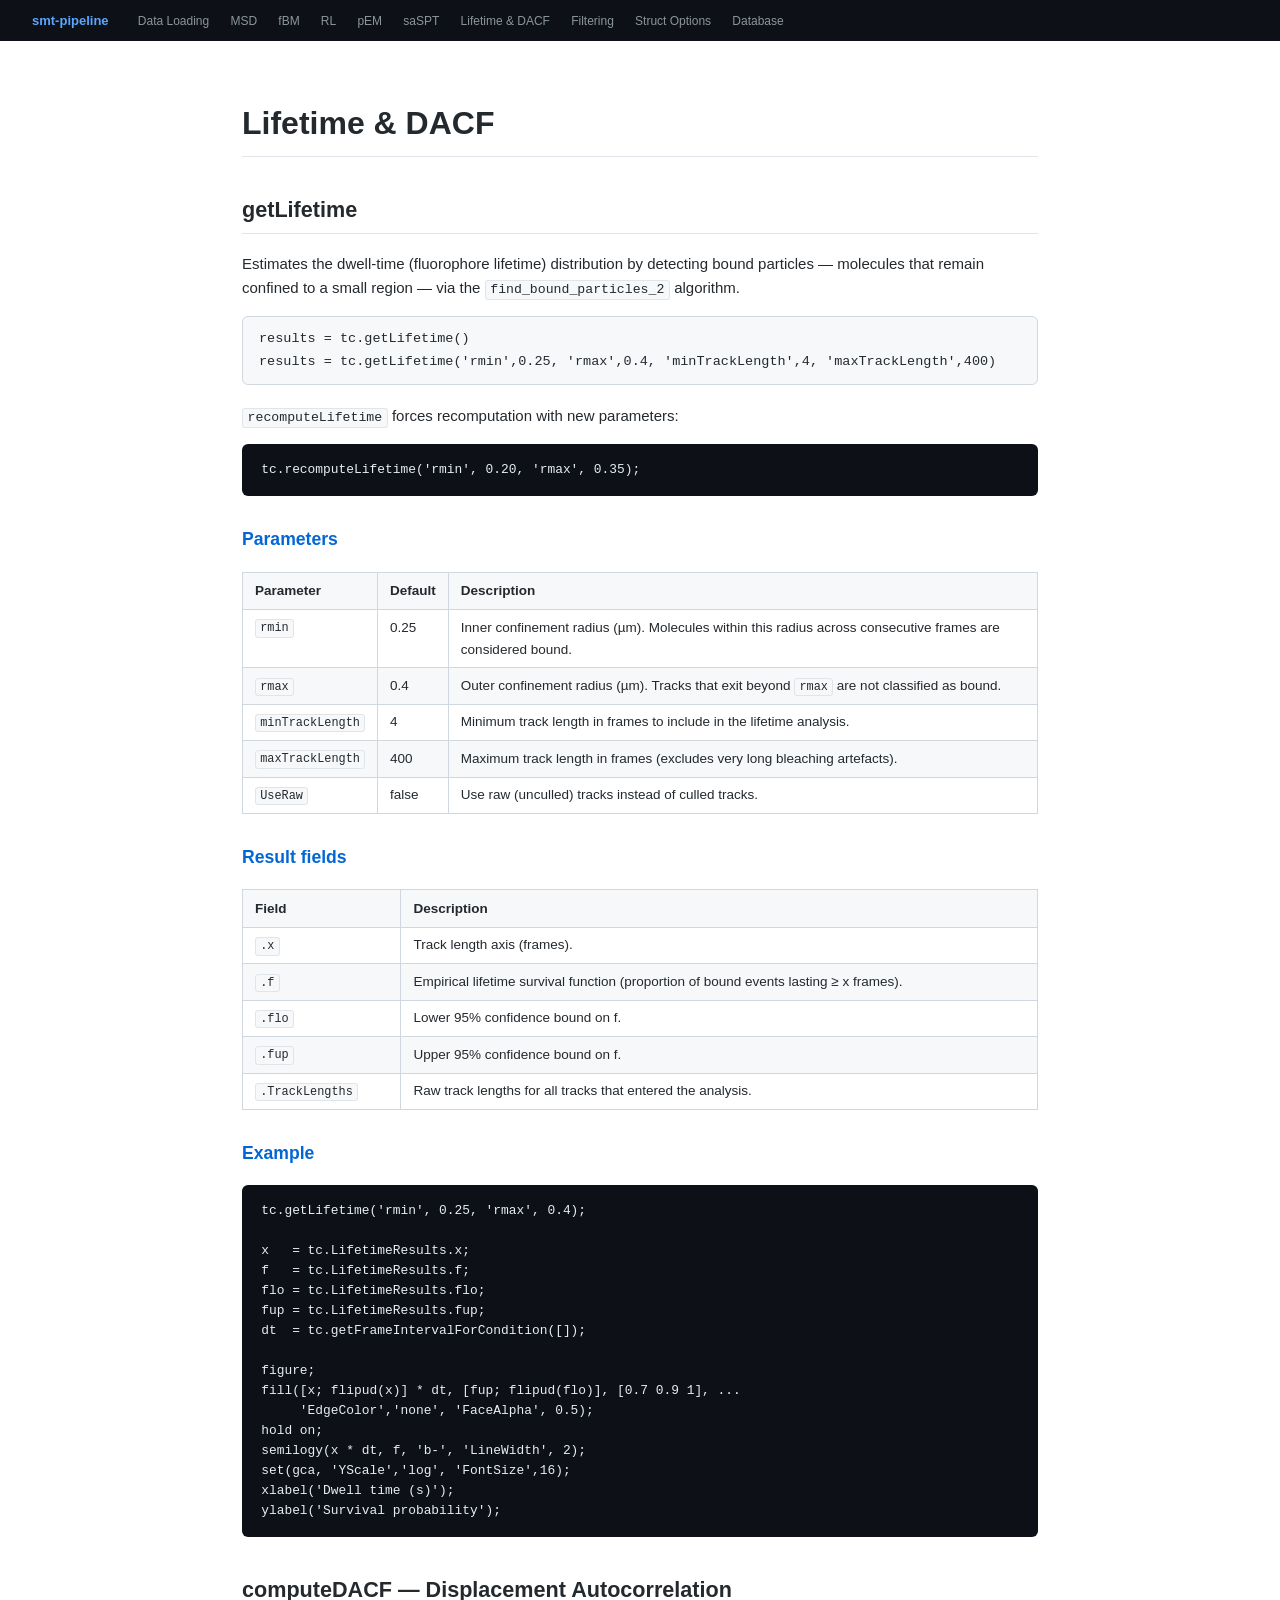
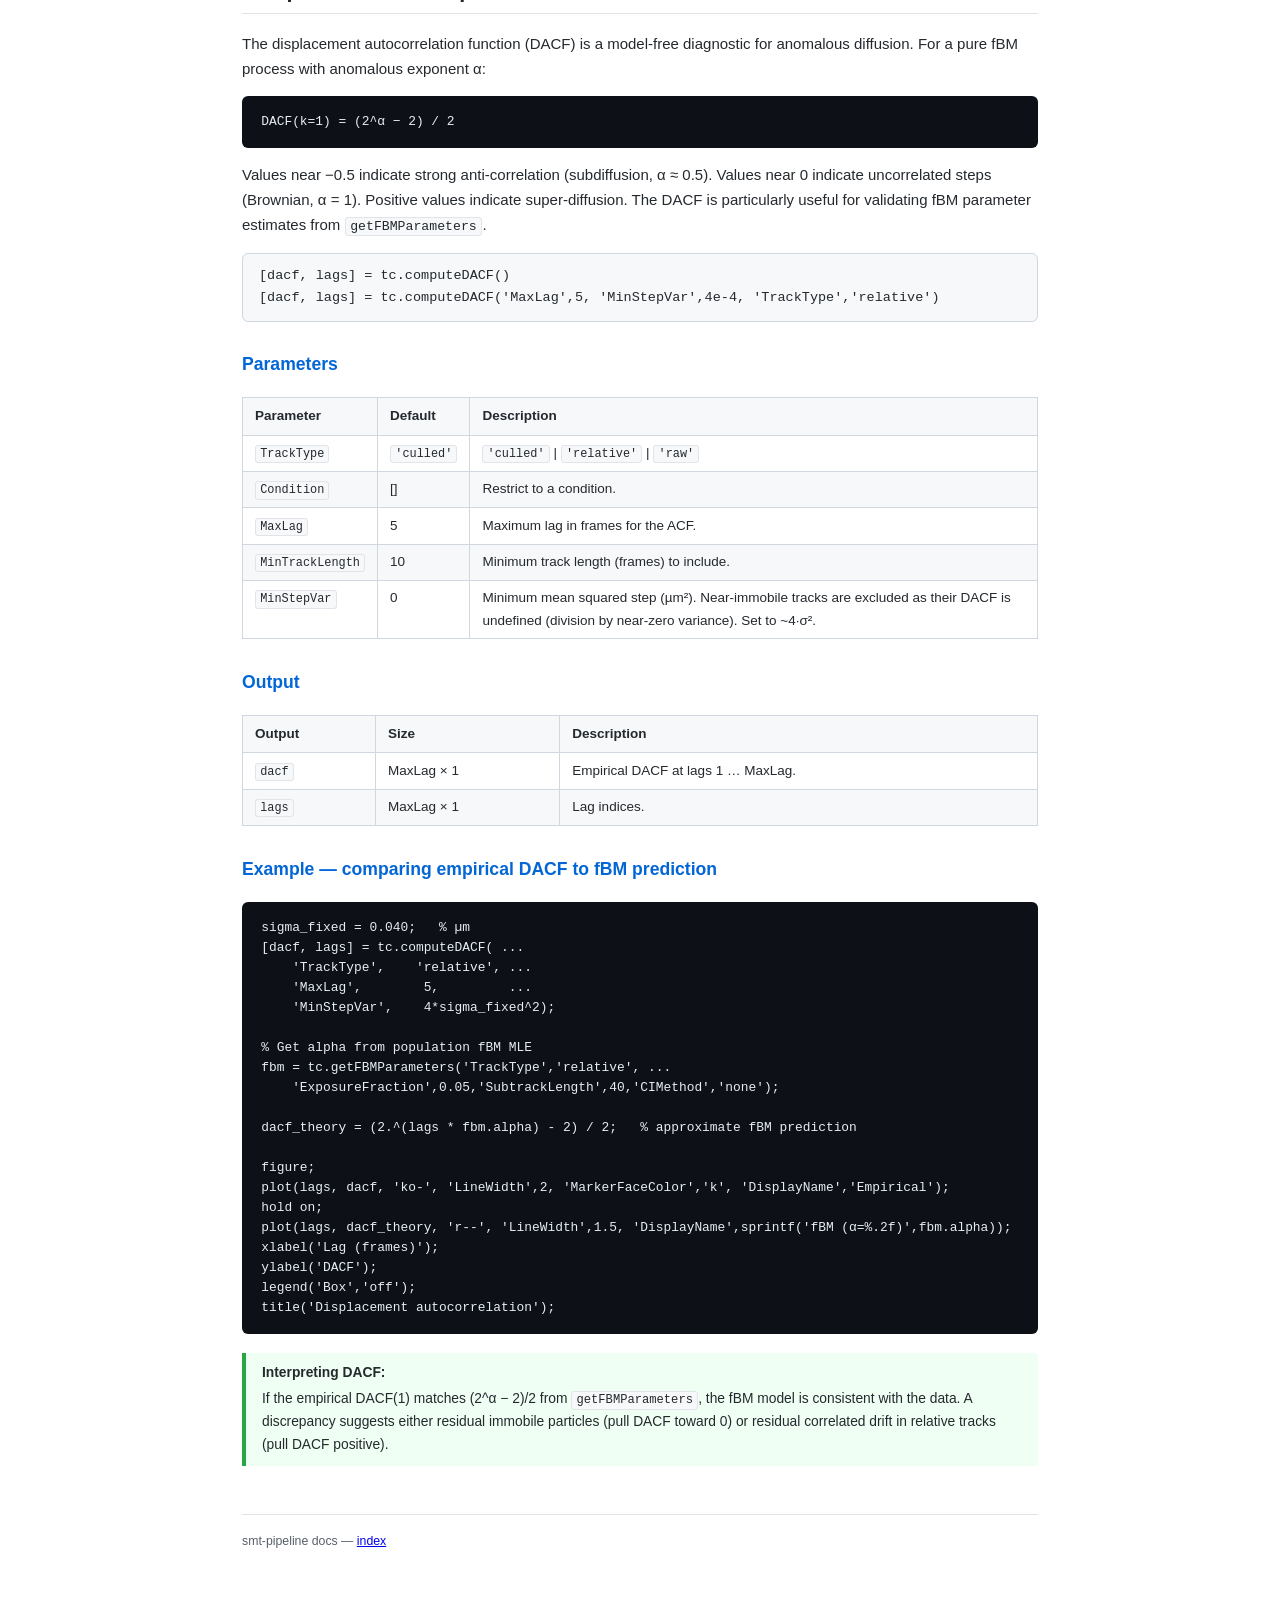
<file: doc/lifetime.html>
<!DOCTYPE html>
<html lang="en">
<head>
<meta charset="UTF-8">
<meta name="viewport" content="width=device-width, initial-scale=1.0">
<title>Lifetime &amp; DACF — smt-pipeline</title>
<link rel="stylesheet" href="style.css">
</head>
<body>

<nav>
  <a class="home" href="index.html">smt-pipeline</a>
  <a href="data_loading.html">Data Loading</a>
  <a href="msd_analysis.html">MSD</a>
  <a href="fbm_analysis.html">fBM</a>
  <a href="rl_analysis.html">RL</a>
  <a href="pem_analysis.html">pEM</a>
  <a href="saspt_analysis.html">saSPT</a>
  <a href="lifetime.html">Lifetime &amp; DACF</a>
  <a href="track_filtering.html">Filtering</a>
  <a href="struct_options.html">Struct Options</a>
  <a href="smt_database.html">Database</a>
</nav>

<div class="page-wrap">

<h1>Lifetime &amp; DACF</h1>

<!-- ════════════════════════════════════════════════════════════════════ -->
<h2>getLifetime</h2>

<p>
Estimates the dwell-time (fluorophore lifetime) distribution by detecting
bound particles — molecules that remain confined to a small region —
via the <code>find_bound_particles_2</code> algorithm.
</p>

<div class="sig">results = tc.getLifetime()
results = tc.getLifetime('rmin',0.25, 'rmax',0.4, 'minTrackLength',4, 'maxTrackLength',400)</div>

<p>
<code>recomputeLifetime</code> forces recomputation with new parameters:
</p>
<pre><code>tc.recomputeLifetime('rmin', 0.20, 'rmax', 0.35);</code></pre>

<h3>Parameters</h3>
<table>
  <thead><tr><th>Parameter</th><th>Default</th><th>Description</th></tr></thead>
  <tbody>
    <tr><td><code>rmin</code></td><td>0.25</td><td>Inner confinement radius (µm). Molecules within this radius across consecutive frames are considered bound.</td></tr>
    <tr><td><code>rmax</code></td><td>0.4</td><td>Outer confinement radius (µm). Tracks that exit beyond <code>rmax</code> are not classified as bound.</td></tr>
    <tr><td><code>minTrackLength</code></td><td>4</td><td>Minimum track length in frames to include in the lifetime analysis.</td></tr>
    <tr><td><code>maxTrackLength</code></td><td>400</td><td>Maximum track length in frames (excludes very long bleaching artefacts).</td></tr>
    <tr><td><code>UseRaw</code></td><td>false</td><td>Use raw (unculled) tracks instead of culled tracks.</td></tr>
  </tbody>
</table>

<h3>Result fields</h3>
<table>
  <thead><tr><th>Field</th><th>Description</th></tr></thead>
  <tbody>
    <tr><td><code>.x</code></td><td>Track length axis (frames).</td></tr>
    <tr><td><code>.f</code></td><td>Empirical lifetime survival function (proportion of bound events lasting ≥ x frames).</td></tr>
    <tr><td><code>.flo</code></td><td>Lower 95% confidence bound on f.</td></tr>
    <tr><td><code>.fup</code></td><td>Upper 95% confidence bound on f.</td></tr>
    <tr><td><code>.TrackLengths</code></td><td>Raw track lengths for all tracks that entered the analysis.</td></tr>
  </tbody>
</table>

<h3>Example</h3>
<pre><code>tc.getLifetime('rmin', 0.25, 'rmax', 0.4);

x   = tc.LifetimeResults.x;
f   = tc.LifetimeResults.f;
flo = tc.LifetimeResults.flo;
fup = tc.LifetimeResults.fup;
dt  = tc.getFrameIntervalForCondition([]);

figure;
fill([x; flipud(x)] * dt, [fup; flipud(flo)], [0.7 0.9 1], ...
     'EdgeColor','none', 'FaceAlpha', 0.5);
hold on;
semilogy(x * dt, f, 'b-', 'LineWidth', 2);
set(gca, 'YScale','log', 'FontSize',16);
xlabel('Dwell time (s)');
ylabel('Survival probability');</code></pre>

<!-- ════════════════════════════════════════════════════════════════════ -->
<h2 id="dacf">computeDACF — Displacement Autocorrelation</h2>

<p>
The displacement autocorrelation function (DACF) is a model-free diagnostic
for anomalous diffusion. For a pure fBM process with anomalous exponent α:
</p>
<pre><code>DACF(k=1) = (2^α − 2) / 2</code></pre>
<p>
Values near −0.5 indicate strong anti-correlation (subdiffusion, α ≈ 0.5).
Values near 0 indicate uncorrelated steps (Brownian, α = 1).
Positive values indicate super-diffusion. The DACF is particularly useful
for validating fBM parameter estimates from <code>getFBMParameters</code>.
</p>

<div class="sig">[dacf, lags] = tc.computeDACF()
[dacf, lags] = tc.computeDACF('MaxLag',5, 'MinStepVar',4e-4, 'TrackType','relative')</div>

<h3>Parameters</h3>
<table>
  <thead><tr><th>Parameter</th><th>Default</th><th>Description</th></tr></thead>
  <tbody>
    <tr><td><code>TrackType</code></td><td><code>'culled'</code></td><td><code>'culled'</code> | <code>'relative'</code> | <code>'raw'</code></td></tr>
    <tr><td><code>Condition</code></td><td>[]</td><td>Restrict to a condition.</td></tr>
    <tr><td><code>MaxLag</code></td><td>5</td><td>Maximum lag in frames for the ACF.</td></tr>
    <tr><td><code>MinTrackLength</code></td><td>10</td><td>Minimum track length (frames) to include.</td></tr>
    <tr><td><code>MinStepVar</code></td><td>0</td><td>Minimum mean squared step (µm²). Near-immobile tracks are excluded as their DACF is undefined (division by near-zero variance). Set to ~4·σ².</td></tr>
  </tbody>
</table>

<h3>Output</h3>
<table>
  <thead><tr><th>Output</th><th>Size</th><th>Description</th></tr></thead>
  <tbody>
    <tr><td><code>dacf</code></td><td>MaxLag × 1</td><td>Empirical DACF at lags 1 … MaxLag.</td></tr>
    <tr><td><code>lags</code></td><td>MaxLag × 1</td><td>Lag indices.</td></tr>
  </tbody>
</table>

<h3>Example — comparing empirical DACF to fBM prediction</h3>
<pre><code>sigma_fixed = 0.040;   % µm
[dacf, lags] = tc.computeDACF( ...
    'TrackType',    'relative', ...
    'MaxLag',        5,         ...
    'MinStepVar',    4*sigma_fixed^2);

% Get alpha from population fBM MLE
fbm = tc.getFBMParameters('TrackType','relative', ...
    'ExposureFraction',0.05,'SubtrackLength',40,'CIMethod','none');

dacf_theory = (2.^(lags * fbm.alpha) - 2) / 2;   % approximate fBM prediction

figure;
plot(lags, dacf, 'ko-', 'LineWidth',2, 'MarkerFaceColor','k', 'DisplayName','Empirical');
hold on;
plot(lags, dacf_theory, 'r--', 'LineWidth',1.5, 'DisplayName',sprintf('fBM (α=%.2f)',fbm.alpha));
xlabel('Lag (frames)');
ylabel('DACF');
legend('Box','off');
title('Displacement autocorrelation');</code></pre>

<div class="tip">
  <strong>Interpreting DACF:</strong>
  If the empirical DACF(1) matches (2^α − 2)/2 from <code>getFBMParameters</code>,
  the fBM model is consistent with the data. A discrepancy suggests either residual
  immobile particles (pull DACF toward 0) or residual correlated drift in relative
  tracks (pull DACF positive).
</div>

<footer>smt-pipeline docs &mdash; <a href="index.html">index</a></footer>
</div>
</body>
</html>
</file>
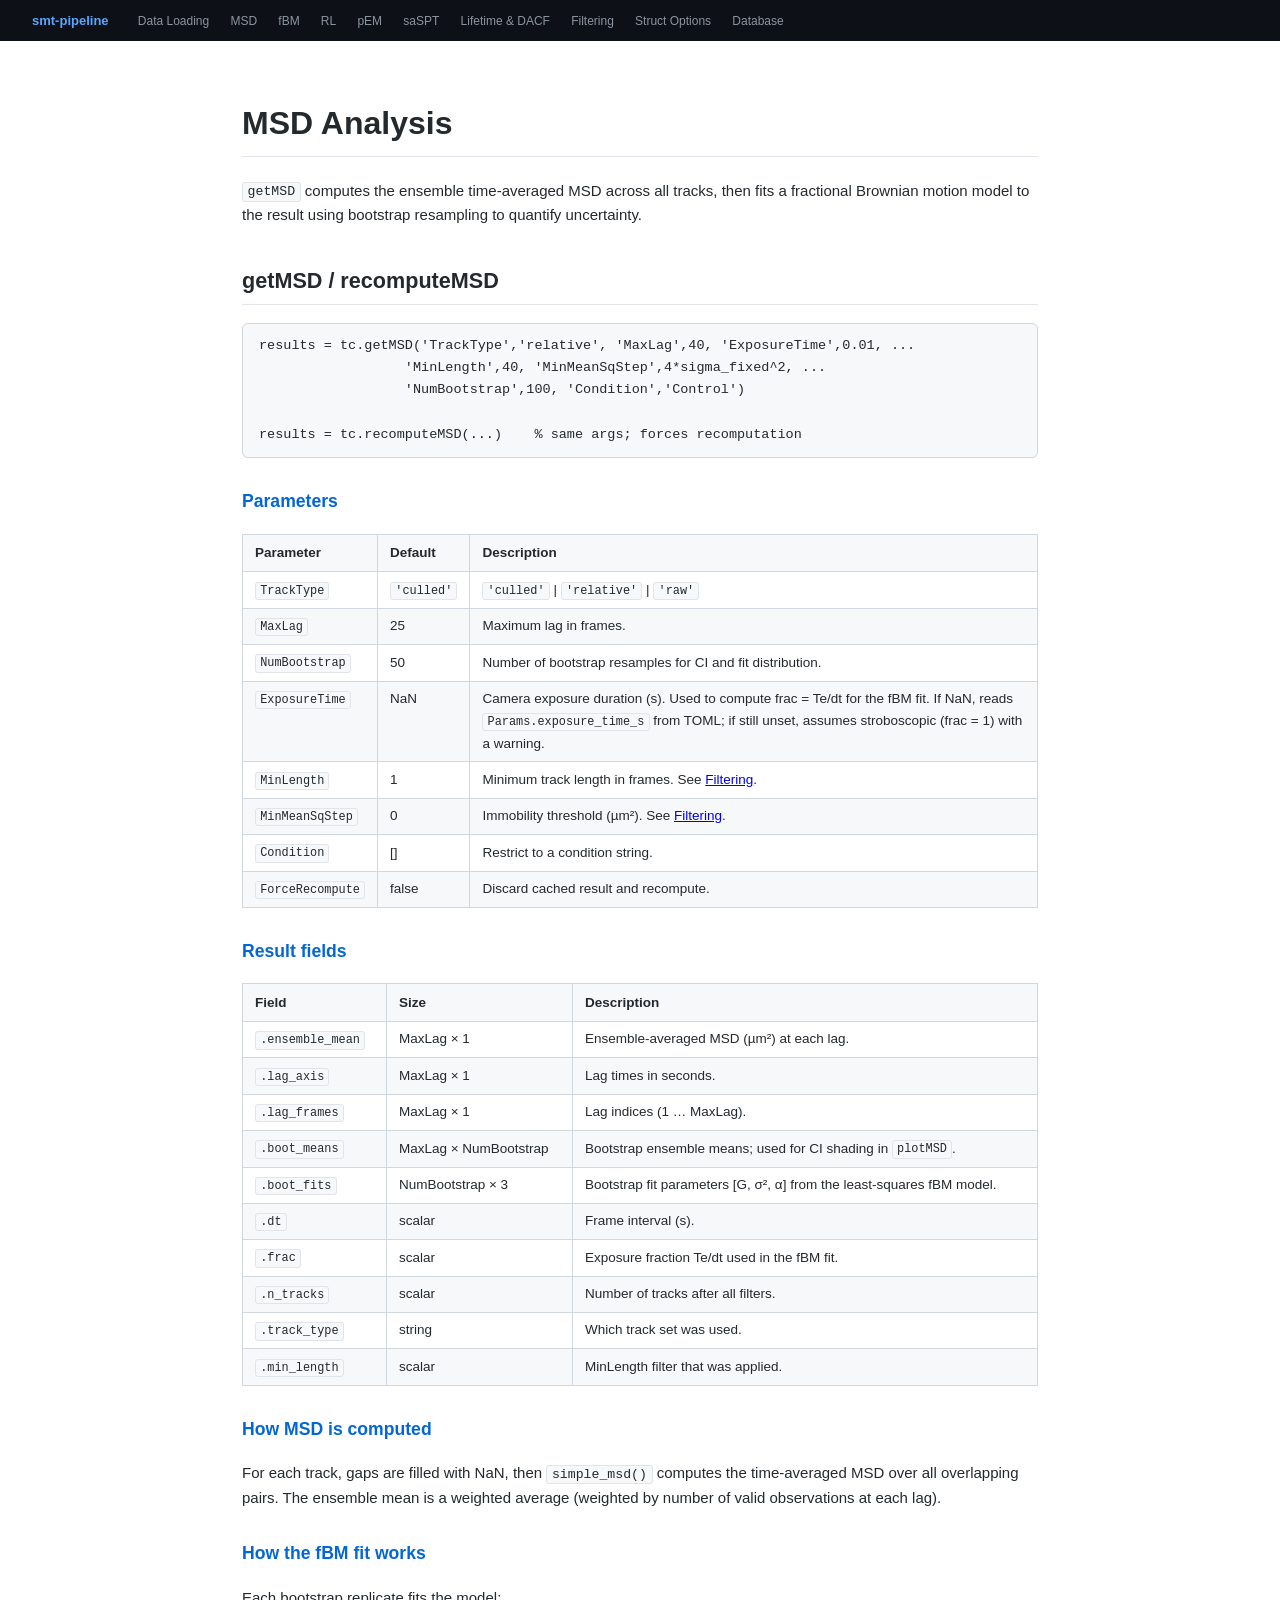
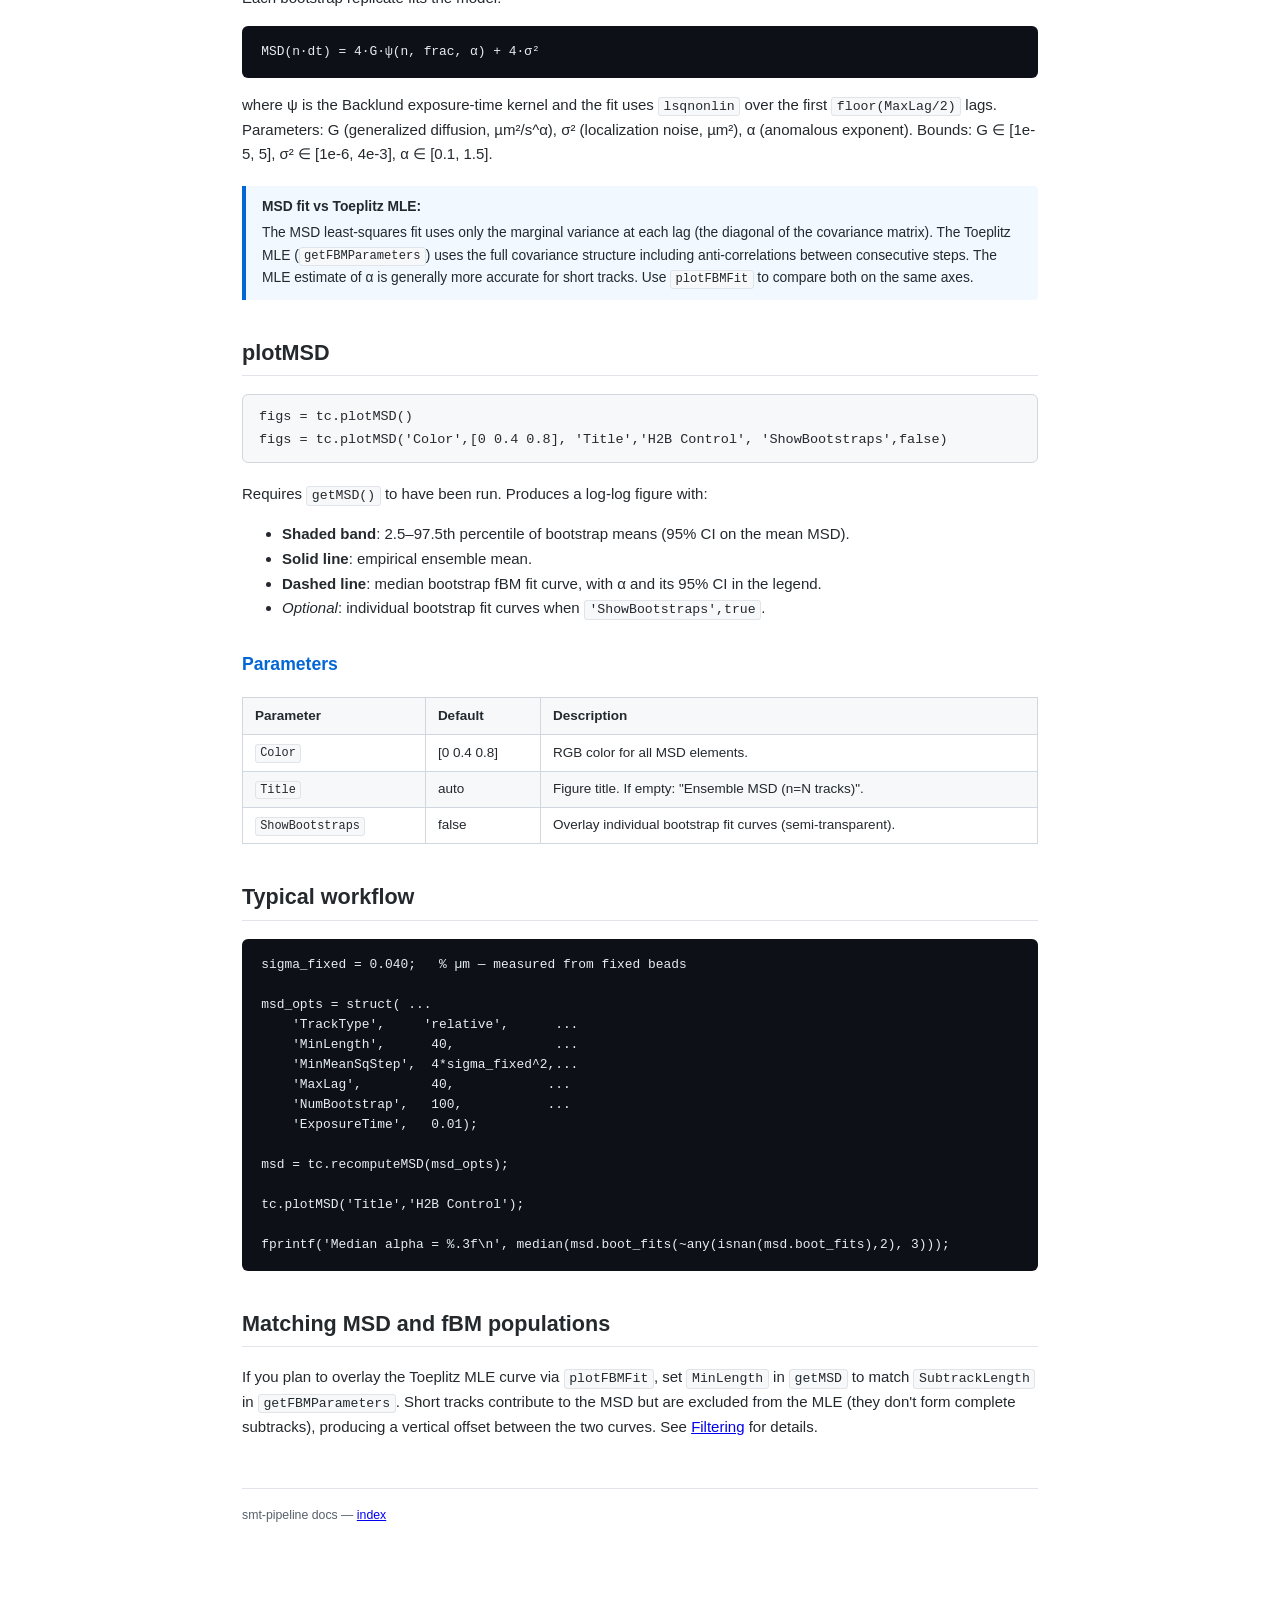
<file: doc/msd_analysis.html>
<!DOCTYPE html>
<html lang="en">
<head>
<meta charset="UTF-8">
<meta name="viewport" content="width=device-width, initial-scale=1.0">
<title>MSD Analysis — smt-pipeline</title>
<link rel="stylesheet" href="style.css">
</head>
<body>

<nav>
  <a class="home" href="index.html">smt-pipeline</a>
  <a href="data_loading.html">Data Loading</a>
  <a href="msd_analysis.html">MSD</a>
  <a href="fbm_analysis.html">fBM</a>
  <a href="rl_analysis.html">RL</a>
  <a href="pem_analysis.html">pEM</a>
  <a href="saspt_analysis.html">saSPT</a>
  <a href="lifetime.html">Lifetime &amp; DACF</a>
  <a href="track_filtering.html">Filtering</a>
  <a href="struct_options.html">Struct Options</a>
  <a href="smt_database.html">Database</a>
</nav>

<div class="page-wrap">

<h1>MSD Analysis</h1>

<p>
<code>getMSD</code> computes the ensemble time-averaged MSD across all tracks,
then fits a fractional Brownian motion model to the result using bootstrap
resampling to quantify uncertainty.
</p>

<!-- ════════════════════════════════════════════════════════════════════ -->
<h2>getMSD / recomputeMSD</h2>

<div class="sig">results = tc.getMSD('TrackType','relative', 'MaxLag',40, 'ExposureTime',0.01, ...
                  'MinLength',40, 'MinMeanSqStep',4*sigma_fixed^2, ...
                  'NumBootstrap',100, 'Condition','Control')

results = tc.recomputeMSD(...)    % same args; forces recomputation</div>

<h3>Parameters</h3>
<table>
  <thead><tr><th>Parameter</th><th>Default</th><th>Description</th></tr></thead>
  <tbody>
    <tr><td><code>TrackType</code></td><td><code>'culled'</code></td><td><code>'culled'</code> | <code>'relative'</code> | <code>'raw'</code></td></tr>
    <tr><td><code>MaxLag</code></td><td>25</td><td>Maximum lag in frames.</td></tr>
    <tr><td><code>NumBootstrap</code></td><td>50</td><td>Number of bootstrap resamples for CI and fit distribution.</td></tr>
    <tr><td><code>ExposureTime</code></td><td>NaN</td><td>Camera exposure duration (s). Used to compute frac = Te/dt for the fBM fit. If NaN, reads <code>Params.exposure_time_s</code> from TOML; if still unset, assumes stroboscopic (frac = 1) with a warning.</td></tr>
    <tr><td><code>MinLength</code></td><td>1</td><td>Minimum track length in frames. See <a href="track_filtering.html">Filtering</a>.</td></tr>
    <tr><td><code>MinMeanSqStep</code></td><td>0</td><td>Immobility threshold (µm²). See <a href="track_filtering.html">Filtering</a>.</td></tr>
    <tr><td><code>Condition</code></td><td>[]</td><td>Restrict to a condition string.</td></tr>
    <tr><td><code>ForceRecompute</code></td><td>false</td><td>Discard cached result and recompute.</td></tr>
  </tbody>
</table>

<h3>Result fields</h3>
<table>
  <thead><tr><th>Field</th><th>Size</th><th>Description</th></tr></thead>
  <tbody>
    <tr><td><code>.ensemble_mean</code></td><td>MaxLag × 1</td><td>Ensemble-averaged MSD (µm²) at each lag.</td></tr>
    <tr><td><code>.lag_axis</code></td><td>MaxLag × 1</td><td>Lag times in seconds.</td></tr>
    <tr><td><code>.lag_frames</code></td><td>MaxLag × 1</td><td>Lag indices (1 … MaxLag).</td></tr>
    <tr><td><code>.boot_means</code></td><td>MaxLag × NumBootstrap</td><td>Bootstrap ensemble means; used for CI shading in <code>plotMSD</code>.</td></tr>
    <tr><td><code>.boot_fits</code></td><td>NumBootstrap × 3</td><td>Bootstrap fit parameters [G, σ², α] from the least-squares fBM model.</td></tr>
    <tr><td><code>.dt</code></td><td>scalar</td><td>Frame interval (s).</td></tr>
    <tr><td><code>.frac</code></td><td>scalar</td><td>Exposure fraction Te/dt used in the fBM fit.</td></tr>
    <tr><td><code>.n_tracks</code></td><td>scalar</td><td>Number of tracks after all filters.</td></tr>
    <tr><td><code>.track_type</code></td><td>string</td><td>Which track set was used.</td></tr>
    <tr><td><code>.min_length</code></td><td>scalar</td><td>MinLength filter that was applied.</td></tr>
  </tbody>
</table>

<h3>How MSD is computed</h3>
<p>
For each track, gaps are filled with NaN, then <code>simple_msd()</code> computes
the time-averaged MSD over all overlapping pairs. The ensemble mean is a
weighted average (weighted by number of valid observations at each lag).
</p>

<h3>How the fBM fit works</h3>
<p>
Each bootstrap replicate fits the model:
</p>
<pre><code>MSD(n·dt) = 4·G·ψ(n, frac, α) + 4·σ²</code></pre>
<p>
where ψ is the Backlund exposure-time kernel and the fit uses
<code>lsqnonlin</code> over the first <code>floor(MaxLag/2)</code> lags.
Parameters: G (generalized diffusion, µm²/s^α), σ² (localization noise, µm²), α (anomalous exponent).
Bounds: G ∈ [1e-5, 5], σ² ∈ [1e-6, 4e-3], α ∈ [0.1, 1.5].
</p>

<div class="note">
  <strong>MSD fit vs Toeplitz MLE:</strong>
  The MSD least-squares fit uses only the marginal variance at each lag (the
  diagonal of the covariance matrix). The Toeplitz MLE (<code>getFBMParameters</code>)
  uses the full covariance structure including anti-correlations between consecutive
  steps. The MLE estimate of α is generally more accurate for short tracks.
  Use <code>plotFBMFit</code> to compare both on the same axes.
</div>

<!-- ════════════════════════════════════════════════════════════════════ -->
<h2>plotMSD</h2>

<div class="sig">figs = tc.plotMSD()
figs = tc.plotMSD('Color',[0 0.4 0.8], 'Title','H2B Control', 'ShowBootstraps',false)</div>

<p>Requires <code>getMSD()</code> to have been run. Produces a log-log figure with:</p>
<ul>
  <li><strong>Shaded band</strong>: 2.5–97.5th percentile of bootstrap means (95% CI on the mean MSD).</li>
  <li><strong>Solid line</strong>: empirical ensemble mean.</li>
  <li><strong>Dashed line</strong>: median bootstrap fBM fit curve, with α and its 95% CI in the legend.</li>
  <li><em>Optional</em>: individual bootstrap fit curves when <code>'ShowBootstraps',true</code>.</li>
</ul>

<h3>Parameters</h3>
<table>
  <thead><tr><th>Parameter</th><th>Default</th><th>Description</th></tr></thead>
  <tbody>
    <tr><td><code>Color</code></td><td>[0 0.4 0.8]</td><td>RGB color for all MSD elements.</td></tr>
    <tr><td><code>Title</code></td><td>auto</td><td>Figure title. If empty: "Ensemble MSD (n=N tracks)".</td></tr>
    <tr><td><code>ShowBootstraps</code></td><td>false</td><td>Overlay individual bootstrap fit curves (semi-transparent).</td></tr>
  </tbody>
</table>

<!-- ════════════════════════════════════════════════════════════════════ -->
<h2>Typical workflow</h2>

<pre><code>sigma_fixed = 0.040;   % µm — measured from fixed beads

msd_opts = struct( ...
    'TrackType',     'relative',      ...
    'MinLength',      40,             ...
    'MinMeanSqStep',  4*sigma_fixed^2,...
    'MaxLag',         40,            ...
    'NumBootstrap',   100,           ...
    'ExposureTime',   0.01);

msd = tc.recomputeMSD(msd_opts);

tc.plotMSD('Title','H2B Control');

fprintf('Median alpha = %.3f\n', median(msd.boot_fits(~any(isnan(msd.boot_fits),2), 3)));</code></pre>

<!-- ════════════════════════════════════════════════════════════════════ -->
<h2>Matching MSD and fBM populations</h2>

<p>
If you plan to overlay the Toeplitz MLE curve via <code>plotFBMFit</code>, set
<code>MinLength</code> in <code>getMSD</code> to match <code>SubtrackLength</code>
in <code>getFBMParameters</code>. Short tracks contribute to the MSD but are
excluded from the MLE (they don't form complete subtracks), producing a vertical
offset between the two curves. See <a href="track_filtering.html">Filtering</a>
for details.
</p>

<footer>smt-pipeline docs &mdash; <a href="index.html">index</a></footer>
</div>
</body>
</html>
</file>
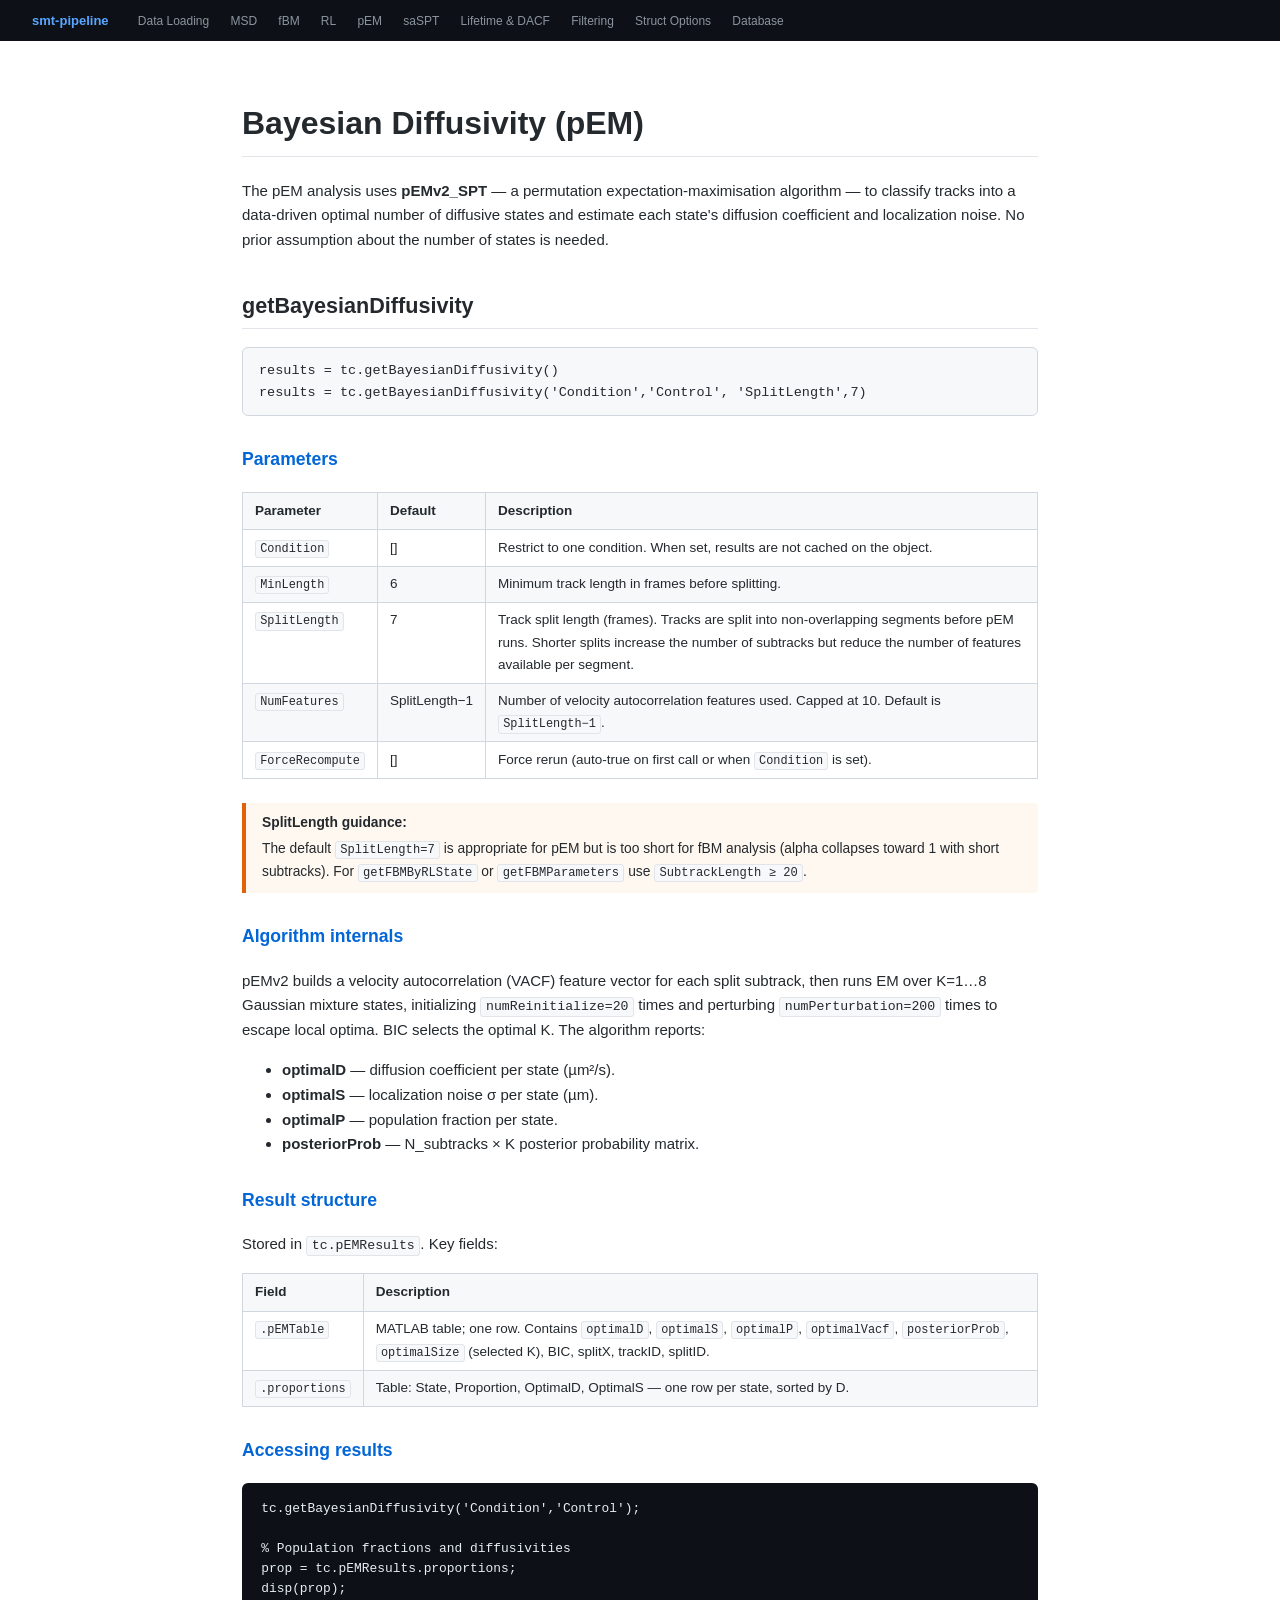
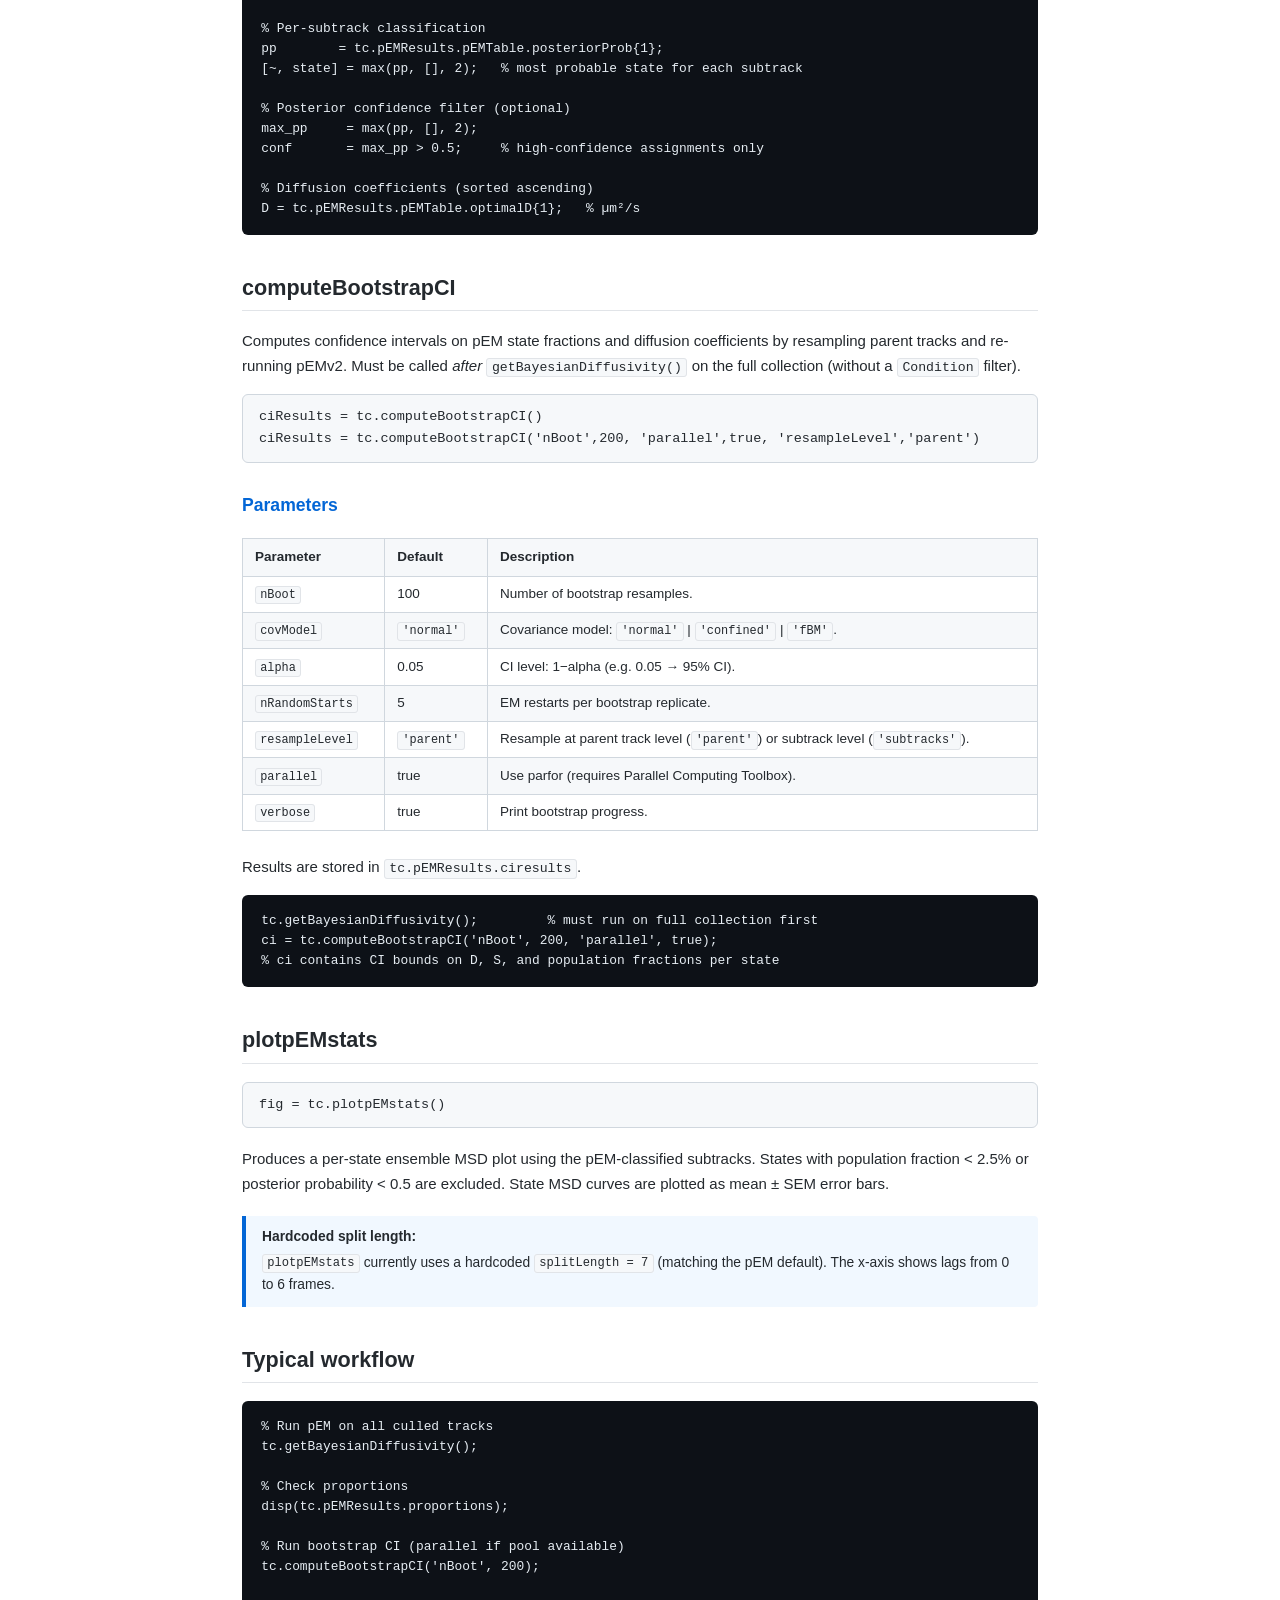
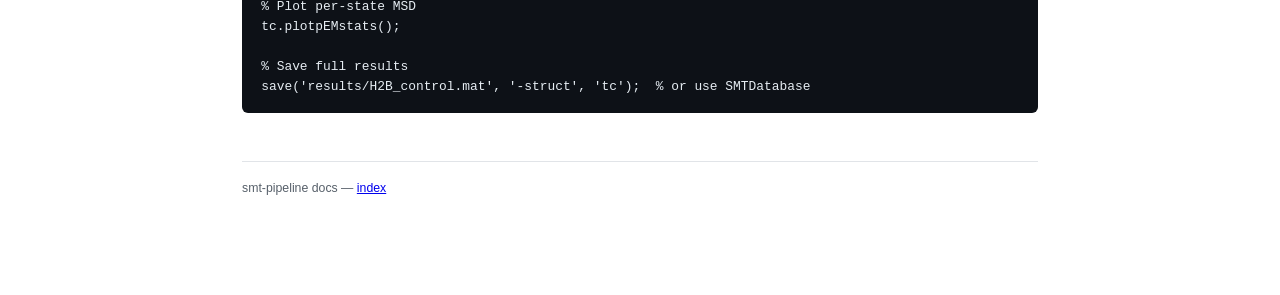
<file: doc/pem_analysis.html>
<!DOCTYPE html>
<html lang="en">
<head>
<meta charset="UTF-8">
<meta name="viewport" content="width=device-width, initial-scale=1.0">
<title>pEM Analysis — smt-pipeline</title>
<link rel="stylesheet" href="style.css">
</head>
<body>

<nav>
  <a class="home" href="index.html">smt-pipeline</a>
  <a href="data_loading.html">Data Loading</a>
  <a href="msd_analysis.html">MSD</a>
  <a href="fbm_analysis.html">fBM</a>
  <a href="rl_analysis.html">RL</a>
  <a href="pem_analysis.html">pEM</a>
  <a href="saspt_analysis.html">saSPT</a>
  <a href="lifetime.html">Lifetime &amp; DACF</a>
  <a href="track_filtering.html">Filtering</a>
  <a href="struct_options.html">Struct Options</a>
  <a href="smt_database.html">Database</a>
</nav>

<div class="page-wrap">

<h1>Bayesian Diffusivity (pEM)</h1>

<p>
The pEM analysis uses <strong>pEMv2_SPT</strong> — a permutation
expectation-maximisation algorithm — to classify tracks into a data-driven
optimal number of diffusive states and estimate each state's diffusion coefficient
and localization noise. No prior assumption about the number of states is needed.
</p>

<!-- ════════════════════════════════════════════════════════════════════ -->
<h2>getBayesianDiffusivity</h2>

<div class="sig">results = tc.getBayesianDiffusivity()
results = tc.getBayesianDiffusivity('Condition','Control', 'SplitLength',7)</div>

<h3>Parameters</h3>
<table>
  <thead><tr><th>Parameter</th><th>Default</th><th>Description</th></tr></thead>
  <tbody>
    <tr><td><code>Condition</code></td><td>[]</td><td>Restrict to one condition. When set, results are not cached on the object.</td></tr>
    <tr><td><code>MinLength</code></td><td>6</td><td>Minimum track length in frames before splitting.</td></tr>
    <tr><td><code>SplitLength</code></td><td>7</td><td>Track split length (frames). Tracks are split into non-overlapping segments before pEM runs. Shorter splits increase the number of subtracks but reduce the number of features available per segment.</td></tr>
    <tr><td><code>NumFeatures</code></td><td>SplitLength−1</td><td>Number of velocity autocorrelation features used. Capped at 10. Default is <code>SplitLength−1</code>.</td></tr>
    <tr><td><code>ForceRecompute</code></td><td>[]</td><td>Force rerun (auto-true on first call or when <code>Condition</code> is set).</td></tr>
  </tbody>
</table>

<div class="warn">
  <strong>SplitLength guidance:</strong>
  The default <code>SplitLength=7</code> is appropriate for pEM but is too short
  for fBM analysis (alpha collapses toward 1 with short subtracks). For
  <code>getFBMByRLState</code> or <code>getFBMParameters</code> use
  <code>SubtrackLength ≥ 20</code>.
</div>

<h3>Algorithm internals</h3>
<p>
pEMv2 builds a velocity autocorrelation (VACF) feature vector for each split
subtrack, then runs EM over K=1…8 Gaussian mixture states, initializing
<code>numReinitialize=20</code> times and perturbing
<code>numPerturbation=200</code> times to escape local optima. BIC selects the
optimal K. The algorithm reports:
</p>
<ul>
  <li><strong>optimalD</strong> — diffusion coefficient per state (µm²/s).</li>
  <li><strong>optimalS</strong> — localization noise σ per state (µm).</li>
  <li><strong>optimalP</strong> — population fraction per state.</li>
  <li><strong>posteriorProb</strong> — N_subtracks × K posterior probability matrix.</li>
</ul>

<h3>Result structure</h3>
<p>
Stored in <code>tc.pEMResults</code>. Key fields:
</p>
<table>
  <thead><tr><th>Field</th><th>Description</th></tr></thead>
  <tbody>
    <tr><td><code>.pEMTable</code></td><td>MATLAB table; one row. Contains <code>optimalD</code>, <code>optimalS</code>, <code>optimalP</code>, <code>optimalVacf</code>, <code>posteriorProb</code>, <code>optimalSize</code> (selected K), BIC, splitX, trackID, splitID.</td></tr>
    <tr><td><code>.proportions</code></td><td>Table: State, Proportion, OptimalD, OptimalS — one row per state, sorted by D.</td></tr>
  </tbody>
</table>

<h3>Accessing results</h3>
<pre><code>tc.getBayesianDiffusivity('Condition','Control');

% Population fractions and diffusivities
prop = tc.pEMResults.proportions;
disp(prop);

% Per-subtrack classification
pp        = tc.pEMResults.pEMTable.posteriorProb{1};
[~, state] = max(pp, [], 2);   % most probable state for each subtrack

% Posterior confidence filter (optional)
max_pp     = max(pp, [], 2);
conf       = max_pp > 0.5;     % high-confidence assignments only

% Diffusion coefficients (sorted ascending)
D = tc.pEMResults.pEMTable.optimalD{1};   % µm²/s</code></pre>

<!-- ════════════════════════════════════════════════════════════════════ -->
<h2 id="bootstrap">computeBootstrapCI</h2>

<p>
Computes confidence intervals on pEM state fractions and diffusion coefficients
by resampling parent tracks and re-running pEMv2.
Must be called <em>after</em> <code>getBayesianDiffusivity()</code> on the full
collection (without a <code>Condition</code> filter).
</p>

<div class="sig">ciResults = tc.computeBootstrapCI()
ciResults = tc.computeBootstrapCI('nBoot',200, 'parallel',true, 'resampleLevel','parent')</div>

<h3>Parameters</h3>
<table>
  <thead><tr><th>Parameter</th><th>Default</th><th>Description</th></tr></thead>
  <tbody>
    <tr><td><code>nBoot</code></td><td>100</td><td>Number of bootstrap resamples.</td></tr>
    <tr><td><code>covModel</code></td><td><code>'normal'</code></td><td>Covariance model: <code>'normal'</code> | <code>'confined'</code> | <code>'fBM'</code>.</td></tr>
    <tr><td><code>alpha</code></td><td>0.05</td><td>CI level: 1−alpha (e.g. 0.05 → 95% CI).</td></tr>
    <tr><td><code>nRandomStarts</code></td><td>5</td><td>EM restarts per bootstrap replicate.</td></tr>
    <tr><td><code>resampleLevel</code></td><td><code>'parent'</code></td><td>Resample at parent track level (<code>'parent'</code>) or subtrack level (<code>'subtracks'</code>).</td></tr>
    <tr><td><code>parallel</code></td><td>true</td><td>Use parfor (requires Parallel Computing Toolbox).</td></tr>
    <tr><td><code>verbose</code></td><td>true</td><td>Print bootstrap progress.</td></tr>
  </tbody>
</table>

<p>Results are stored in <code>tc.pEMResults.ciresults</code>.</p>

<pre><code>tc.getBayesianDiffusivity();         % must run on full collection first
ci = tc.computeBootstrapCI('nBoot', 200, 'parallel', true);
% ci contains CI bounds on D, S, and population fractions per state</code></pre>

<!-- ════════════════════════════════════════════════════════════════════ -->
<h2 id="plot">plotpEMstats</h2>

<div class="sig">fig = tc.plotpEMstats()</div>

<p>
Produces a per-state ensemble MSD plot using the pEM-classified subtracks.
States with population fraction &lt; 2.5% or posterior probability &lt; 0.5 are
excluded. State MSD curves are plotted as mean ± SEM error bars.
</p>

<div class="note">
  <strong>Hardcoded split length:</strong> <code>plotpEMstats</code> currently
  uses a hardcoded <code>splitLength = 7</code> (matching the pEM default).
  The x-axis shows lags from 0 to 6 frames.
</div>

<!-- ════════════════════════════════════════════════════════════════════ -->
<h2>Typical workflow</h2>

<pre><code>% Run pEM on all culled tracks
tc.getBayesianDiffusivity();

% Check proportions
disp(tc.pEMResults.proportions);

% Run bootstrap CI (parallel if pool available)
tc.computeBootstrapCI('nBoot', 200);

% Plot per-state MSD
tc.plotpEMstats();

% Save full results
save('results/H2B_control.mat', '-struct', 'tc');  % or use SMTDatabase</code></pre>

<footer>smt-pipeline docs &mdash; <a href="index.html">index</a></footer>
</div>
</body>
</html>
</file>
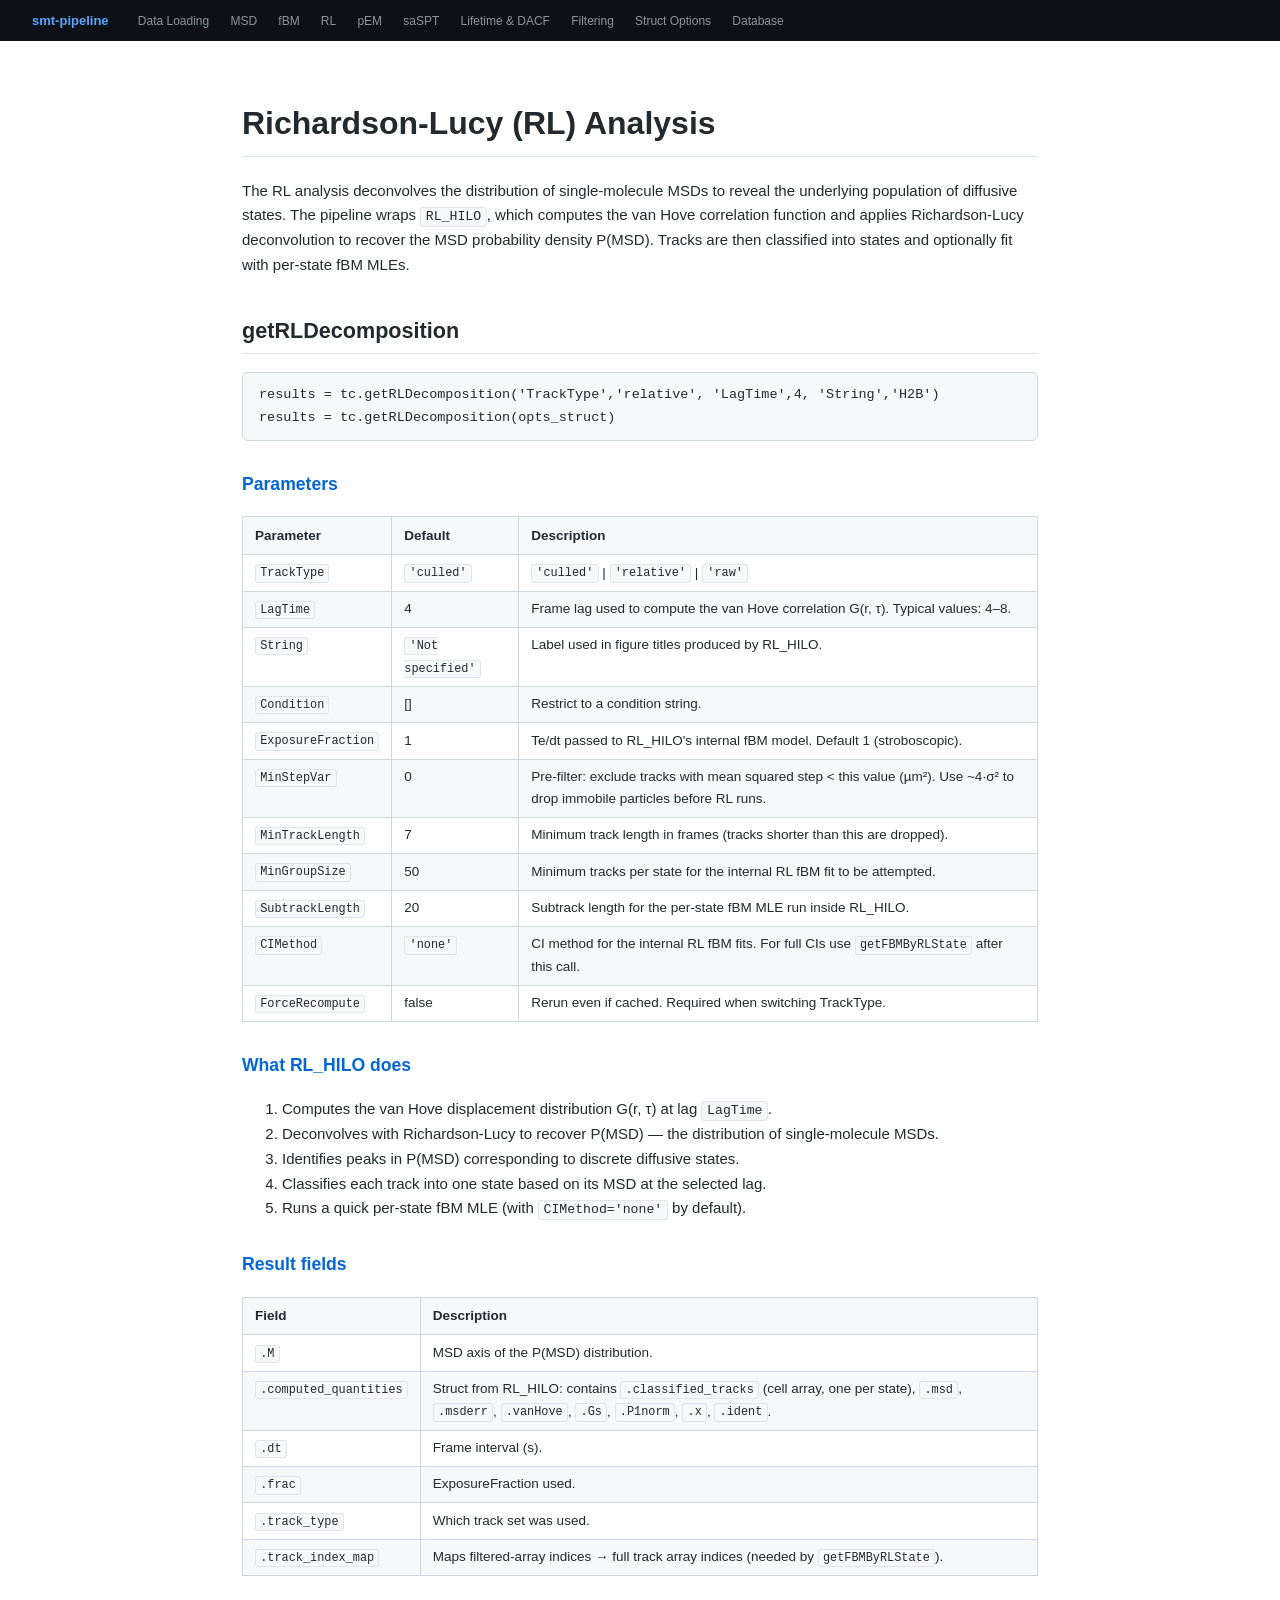
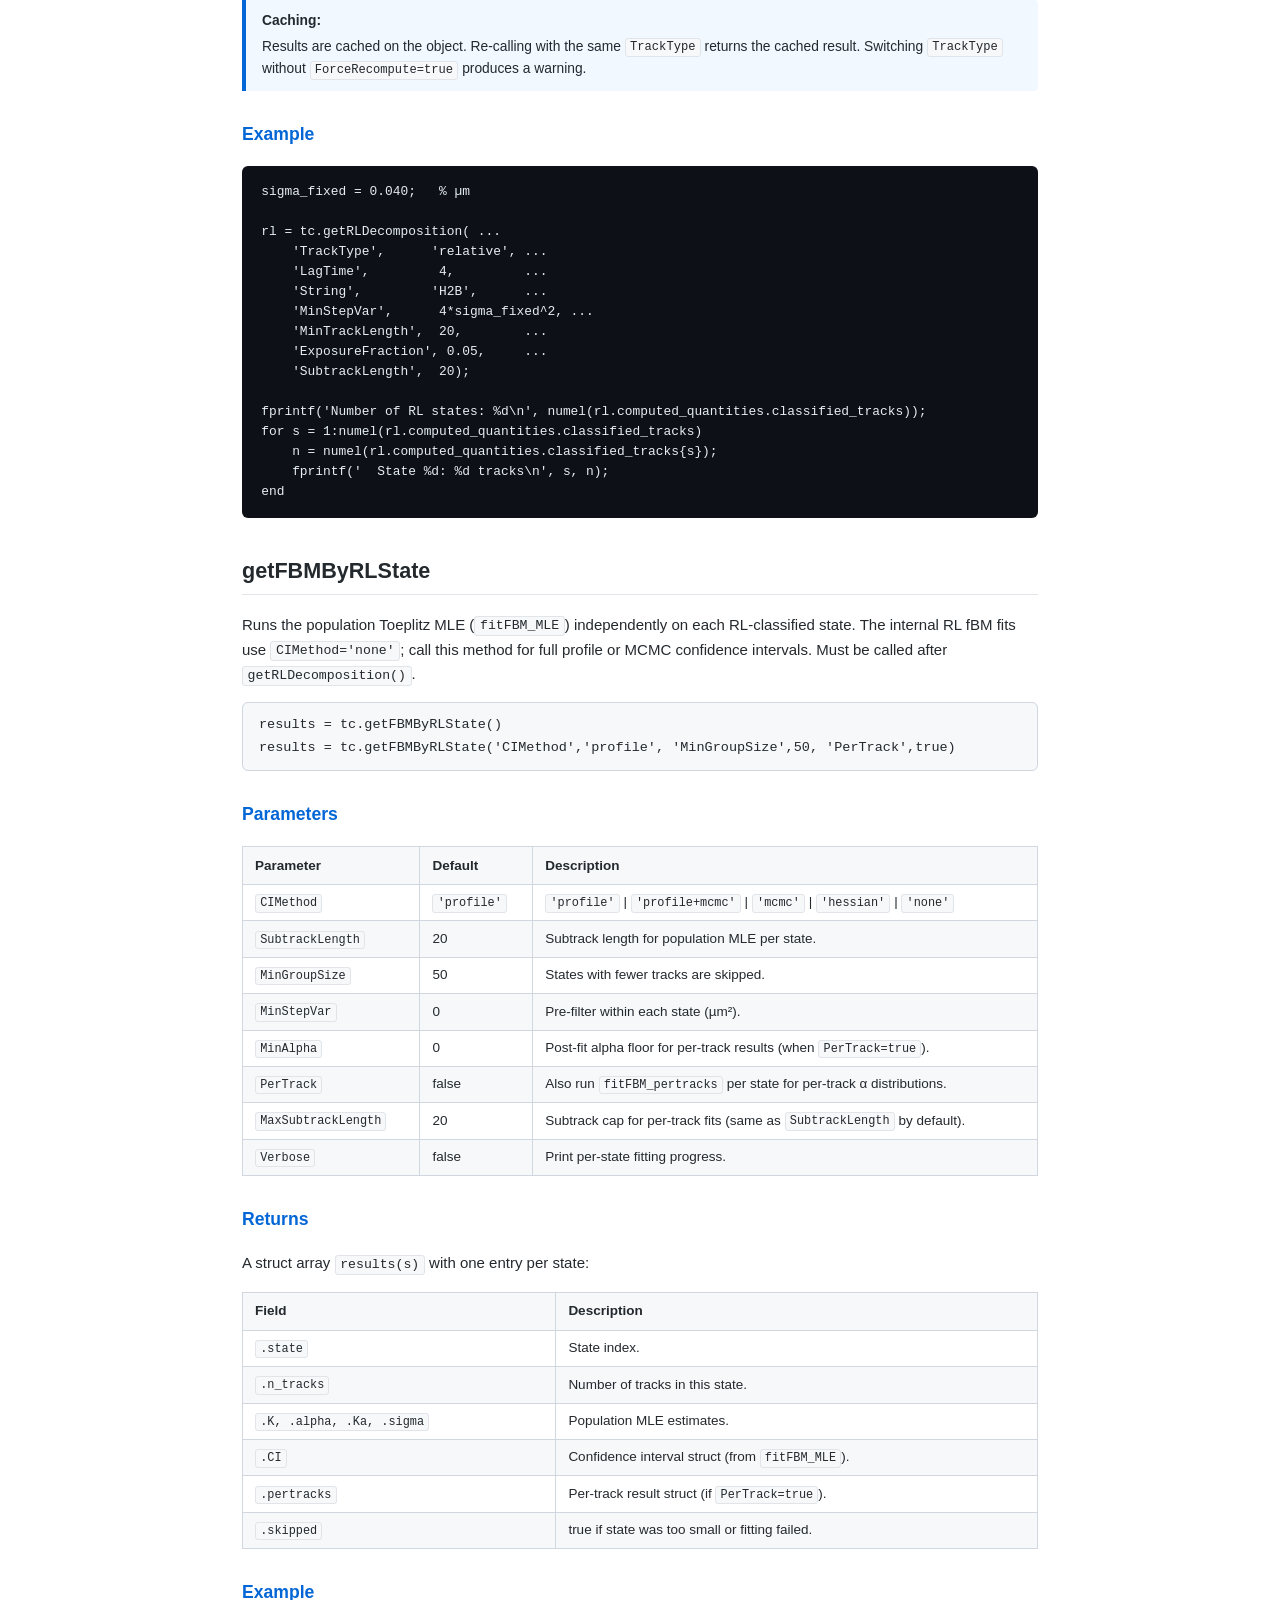
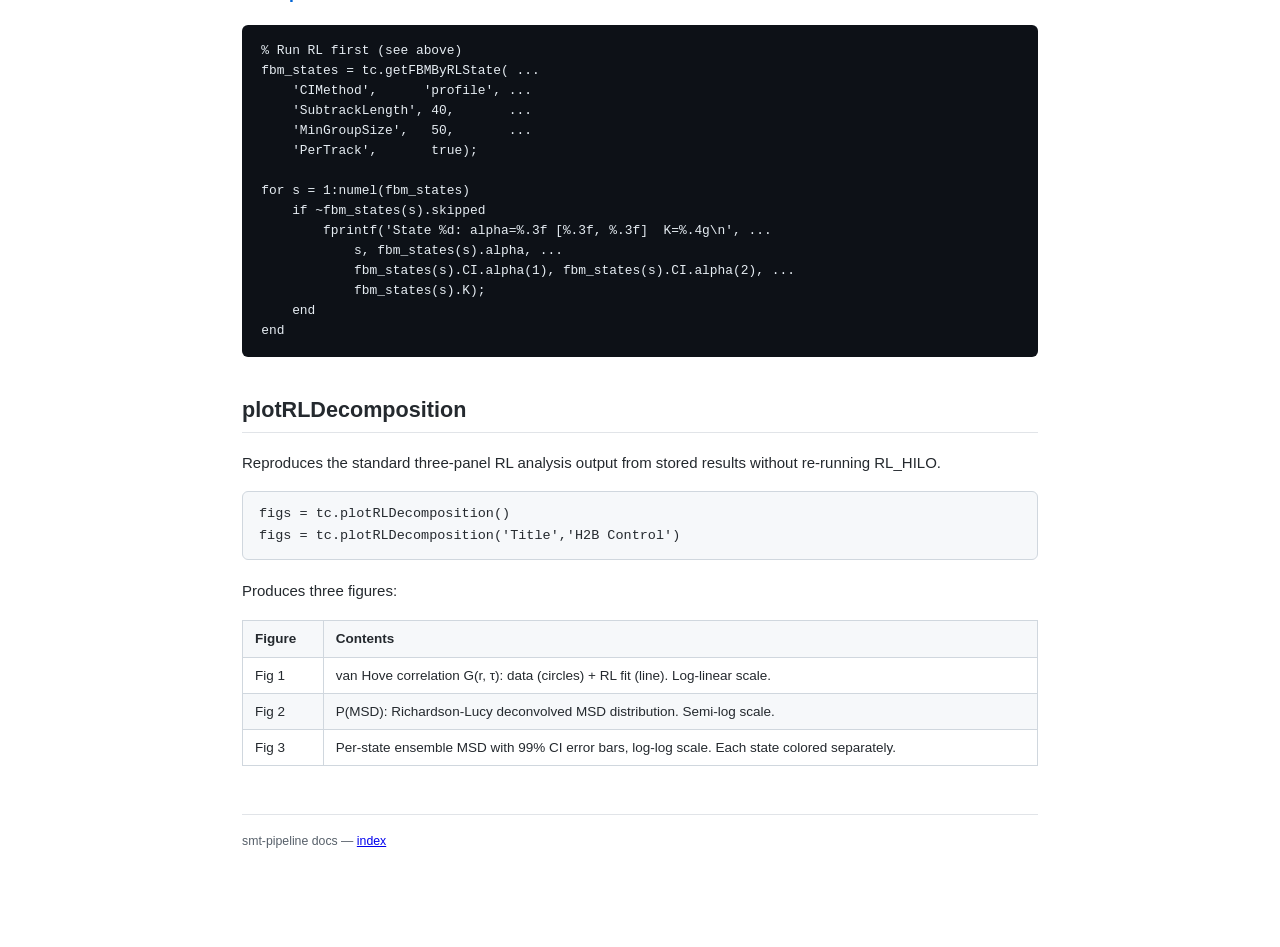
<file: doc/rl_analysis.html>
<!DOCTYPE html>
<html lang="en">
<head>
<meta charset="UTF-8">
<meta name="viewport" content="width=device-width, initial-scale=1.0">
<title>RL Analysis — smt-pipeline</title>
<link rel="stylesheet" href="style.css">
</head>
<body>

<nav>
  <a class="home" href="index.html">smt-pipeline</a>
  <a href="data_loading.html">Data Loading</a>
  <a href="msd_analysis.html">MSD</a>
  <a href="fbm_analysis.html">fBM</a>
  <a href="rl_analysis.html">RL</a>
  <a href="pem_analysis.html">pEM</a>
  <a href="saspt_analysis.html">saSPT</a>
  <a href="lifetime.html">Lifetime &amp; DACF</a>
  <a href="track_filtering.html">Filtering</a>
  <a href="struct_options.html">Struct Options</a>
  <a href="smt_database.html">Database</a>
</nav>

<div class="page-wrap">

<h1>Richardson-Lucy (RL) Analysis</h1>

<p>
The RL analysis deconvolves the distribution of single-molecule MSDs to reveal
the underlying population of diffusive states. The pipeline wraps
<code>RL_HILO</code>, which computes the van Hove correlation function and applies
Richardson-Lucy deconvolution to recover the MSD probability density P(MSD).
Tracks are then classified into states and optionally fit with per-state fBM MLEs.
</p>

<!-- ════════════════════════════════════════════════════════════════════ -->
<h2>getRLDecomposition</h2>

<div class="sig">results = tc.getRLDecomposition('TrackType','relative', 'LagTime',4, 'String','H2B')
results = tc.getRLDecomposition(opts_struct)</div>

<h3>Parameters</h3>
<table>
  <thead><tr><th>Parameter</th><th>Default</th><th>Description</th></tr></thead>
  <tbody>
    <tr><td><code>TrackType</code></td><td><code>'culled'</code></td><td><code>'culled'</code> | <code>'relative'</code> | <code>'raw'</code></td></tr>
    <tr><td><code>LagTime</code></td><td>4</td><td>Frame lag used to compute the van Hove correlation G(r, τ). Typical values: 4–8.</td></tr>
    <tr><td><code>String</code></td><td><code>'Not specified'</code></td><td>Label used in figure titles produced by RL_HILO.</td></tr>
    <tr><td><code>Condition</code></td><td>[]</td><td>Restrict to a condition string.</td></tr>
    <tr><td><code>ExposureFraction</code></td><td>1</td><td>Te/dt passed to RL_HILO's internal fBM model. Default 1 (stroboscopic).</td></tr>
    <tr><td><code>MinStepVar</code></td><td>0</td><td>Pre-filter: exclude tracks with mean squared step &lt; this value (µm²). Use ~4·σ² to drop immobile particles before RL runs.</td></tr>
    <tr><td><code>MinTrackLength</code></td><td>7</td><td>Minimum track length in frames (tracks shorter than this are dropped).</td></tr>
    <tr><td><code>MinGroupSize</code></td><td>50</td><td>Minimum tracks per state for the internal RL fBM fit to be attempted.</td></tr>
    <tr><td><code>SubtrackLength</code></td><td>20</td><td>Subtrack length for the per-state fBM MLE run inside RL_HILO.</td></tr>
    <tr><td><code>CIMethod</code></td><td><code>'none'</code></td><td>CI method for the internal RL fBM fits. For full CIs use <code>getFBMByRLState</code> after this call.</td></tr>
    <tr><td><code>ForceRecompute</code></td><td>false</td><td>Rerun even if cached. Required when switching TrackType.</td></tr>
  </tbody>
</table>

<h3>What RL_HILO does</h3>
<ol>
  <li>Computes the van Hove displacement distribution G(r, τ) at lag <code>LagTime</code>.</li>
  <li>Deconvolves with Richardson-Lucy to recover P(MSD) — the distribution of single-molecule MSDs.</li>
  <li>Identifies peaks in P(MSD) corresponding to discrete diffusive states.</li>
  <li>Classifies each track into one state based on its MSD at the selected lag.</li>
  <li>Runs a quick per-state fBM MLE (with <code>CIMethod='none'</code> by default).</li>
</ol>

<h3>Result fields</h3>
<table>
  <thead><tr><th>Field</th><th>Description</th></tr></thead>
  <tbody>
    <tr><td><code>.M</code></td><td>MSD axis of the P(MSD) distribution.</td></tr>
    <tr><td><code>.computed_quantities</code></td><td>Struct from RL_HILO: contains <code>.classified_tracks</code> (cell array, one per state), <code>.msd</code>, <code>.msderr</code>, <code>.vanHove</code>, <code>.Gs</code>, <code>.P1norm</code>, <code>.x</code>, <code>.ident</code>.</td></tr>
    <tr><td><code>.dt</code></td><td>Frame interval (s).</td></tr>
    <tr><td><code>.frac</code></td><td>ExposureFraction used.</td></tr>
    <tr><td><code>.track_type</code></td><td>Which track set was used.</td></tr>
    <tr><td><code>.track_index_map</code></td><td>Maps filtered-array indices → full track array indices (needed by <code>getFBMByRLState</code>).</td></tr>
  </tbody>
</table>

<div class="note">
  <strong>Caching:</strong> Results are cached on the object. Re-calling with the same
  <code>TrackType</code> returns the cached result. Switching <code>TrackType</code>
  without <code>ForceRecompute=true</code> produces a warning.
</div>

<h3>Example</h3>
<pre><code>sigma_fixed = 0.040;   % µm

rl = tc.getRLDecomposition( ...
    'TrackType',      'relative', ...
    'LagTime',         4,         ...
    'String',         'H2B',      ...
    'MinStepVar',      4*sigma_fixed^2, ...
    'MinTrackLength',  20,        ...
    'ExposureFraction', 0.05,     ...
    'SubtrackLength',  20);

fprintf('Number of RL states: %d\n', numel(rl.computed_quantities.classified_tracks));
for s = 1:numel(rl.computed_quantities.classified_tracks)
    n = numel(rl.computed_quantities.classified_tracks{s});
    fprintf('  State %d: %d tracks\n', s, n);
end</code></pre>

<!-- ════════════════════════════════════════════════════════════════════ -->
<h2 id="fbm-by-state">getFBMByRLState</h2>

<p>
Runs the population Toeplitz MLE (<code>fitFBM_MLE</code>) independently on each
RL-classified state. The internal RL fBM fits use <code>CIMethod='none'</code>;
call this method for full profile or MCMC confidence intervals.
Must be called after <code>getRLDecomposition()</code>.
</p>

<div class="sig">results = tc.getFBMByRLState()
results = tc.getFBMByRLState('CIMethod','profile', 'MinGroupSize',50, 'PerTrack',true)</div>

<h3>Parameters</h3>
<table>
  <thead><tr><th>Parameter</th><th>Default</th><th>Description</th></tr></thead>
  <tbody>
    <tr><td><code>CIMethod</code></td><td><code>'profile'</code></td><td><code>'profile'</code> | <code>'profile+mcmc'</code> | <code>'mcmc'</code> | <code>'hessian'</code> | <code>'none'</code></td></tr>
    <tr><td><code>SubtrackLength</code></td><td>20</td><td>Subtrack length for population MLE per state.</td></tr>
    <tr><td><code>MinGroupSize</code></td><td>50</td><td>States with fewer tracks are skipped.</td></tr>
    <tr><td><code>MinStepVar</code></td><td>0</td><td>Pre-filter within each state (µm²).</td></tr>
    <tr><td><code>MinAlpha</code></td><td>0</td><td>Post-fit alpha floor for per-track results (when <code>PerTrack=true</code>).</td></tr>
    <tr><td><code>PerTrack</code></td><td>false</td><td>Also run <code>fitFBM_pertracks</code> per state for per-track α distributions.</td></tr>
    <tr><td><code>MaxSubtrackLength</code></td><td>20</td><td>Subtrack cap for per-track fits (same as <code>SubtrackLength</code> by default).</td></tr>
    <tr><td><code>Verbose</code></td><td>false</td><td>Print per-state fitting progress.</td></tr>
  </tbody>
</table>

<h3>Returns</h3>
<p>A struct array <code>results(s)</code> with one entry per state:</p>
<table>
  <thead><tr><th>Field</th><th>Description</th></tr></thead>
  <tbody>
    <tr><td><code>.state</code></td><td>State index.</td></tr>
    <tr><td><code>.n_tracks</code></td><td>Number of tracks in this state.</td></tr>
    <tr><td><code>.K, .alpha, .Ka, .sigma</code></td><td>Population MLE estimates.</td></tr>
    <tr><td><code>.CI</code></td><td>Confidence interval struct (from <code>fitFBM_MLE</code>).</td></tr>
    <tr><td><code>.pertracks</code></td><td>Per-track result struct (if <code>PerTrack=true</code>).</td></tr>
    <tr><td><code>.skipped</code></td><td>true if state was too small or fitting failed.</td></tr>
  </tbody>
</table>

<h3>Example</h3>
<pre><code>% Run RL first (see above)
fbm_states = tc.getFBMByRLState( ...
    'CIMethod',      'profile', ...
    'SubtrackLength', 40,       ...
    'MinGroupSize',   50,       ...
    'PerTrack',       true);

for s = 1:numel(fbm_states)
    if ~fbm_states(s).skipped
        fprintf('State %d: alpha=%.3f [%.3f, %.3f]  K=%.4g\n', ...
            s, fbm_states(s).alpha, ...
            fbm_states(s).CI.alpha(1), fbm_states(s).CI.alpha(2), ...
            fbm_states(s).K);
    end
end</code></pre>

<!-- ════════════════════════════════════════════════════════════════════ -->
<h2 id="plot">plotRLDecomposition</h2>

<p>
Reproduces the standard three-panel RL analysis output from stored results
without re-running RL_HILO.
</p>

<div class="sig">figs = tc.plotRLDecomposition()
figs = tc.plotRLDecomposition('Title','H2B Control')</div>

<p>Produces three figures:</p>
<table>
  <thead><tr><th>Figure</th><th>Contents</th></tr></thead>
  <tbody>
    <tr><td>Fig 1</td><td>van Hove correlation G(r, τ): data (circles) + RL fit (line). Log-linear scale.</td></tr>
    <tr><td>Fig 2</td><td>P(MSD): Richardson-Lucy deconvolved MSD distribution. Semi-log scale.</td></tr>
    <tr><td>Fig 3</td><td>Per-state ensemble MSD with 99% CI error bars, log-log scale. Each state colored separately.</td></tr>
  </tbody>
</table>

<footer>smt-pipeline docs &mdash; <a href="index.html">index</a></footer>
</div>
</body>
</html>
</file>
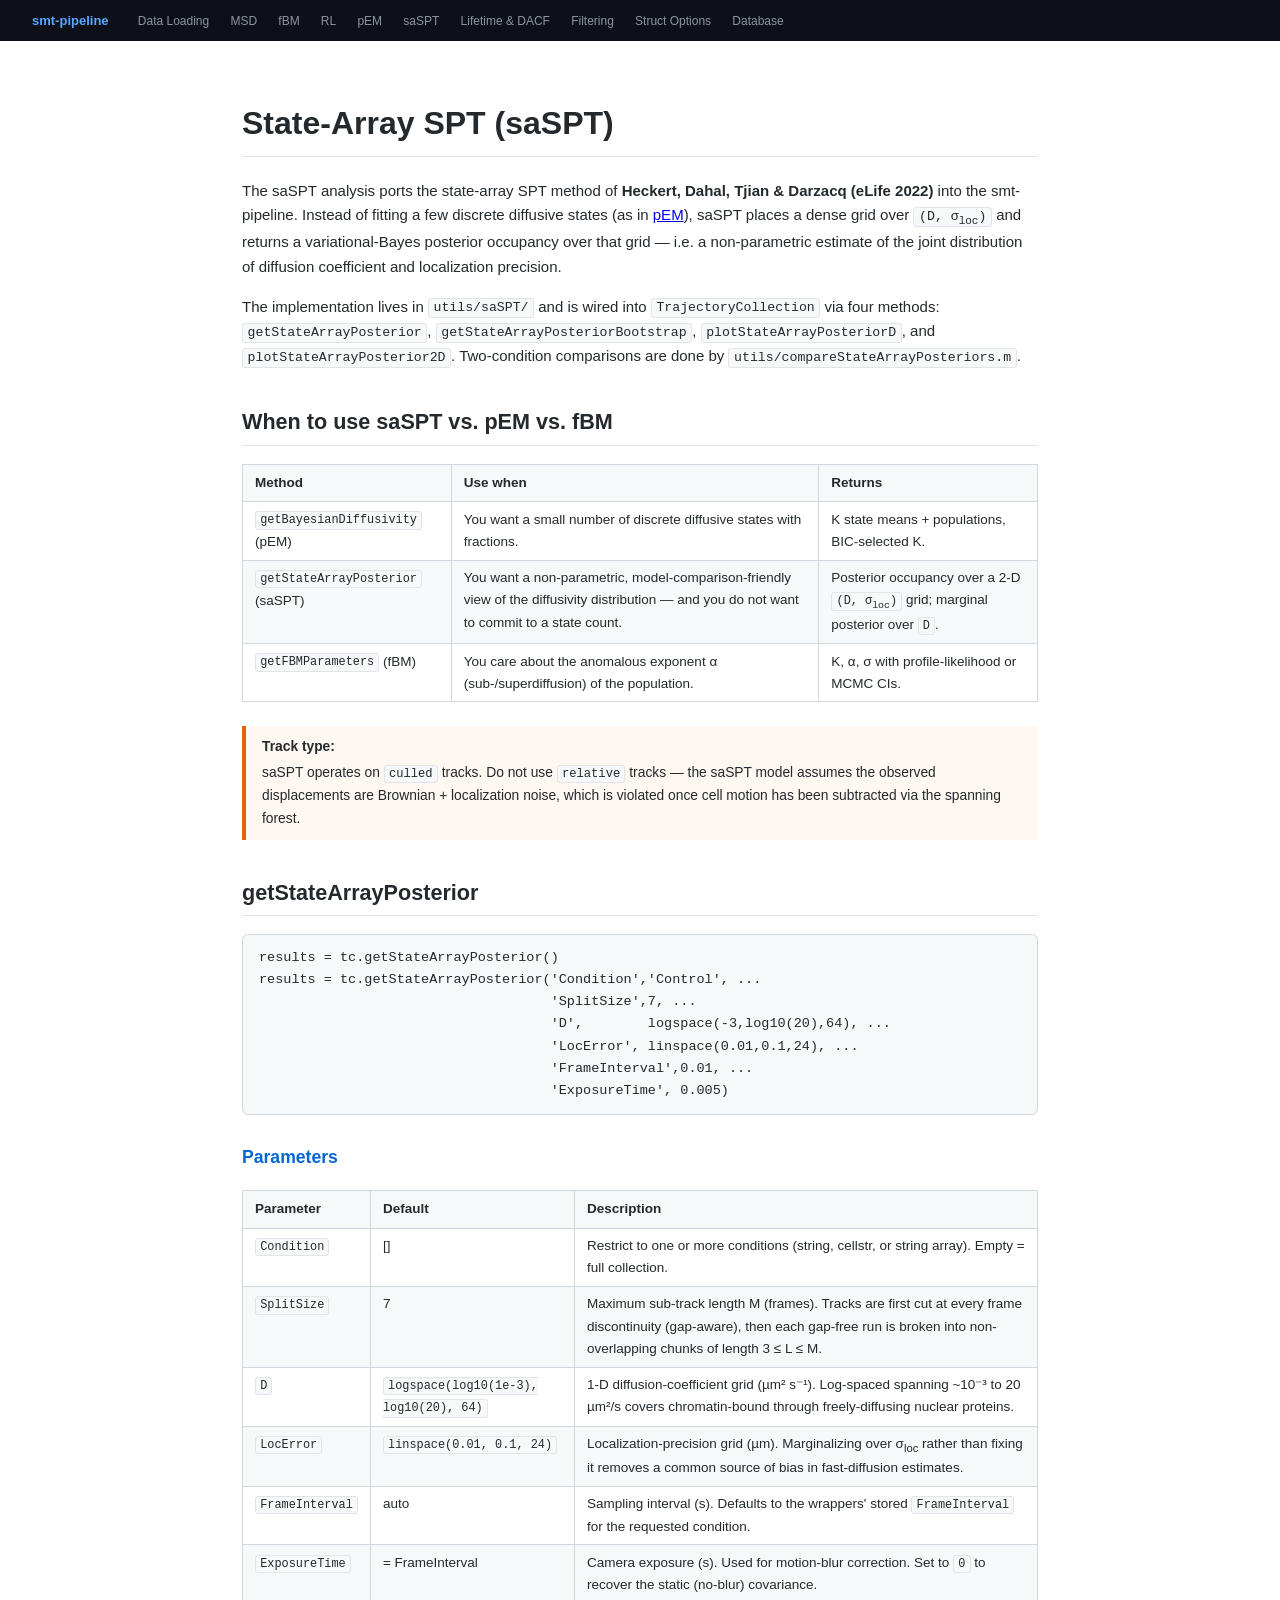
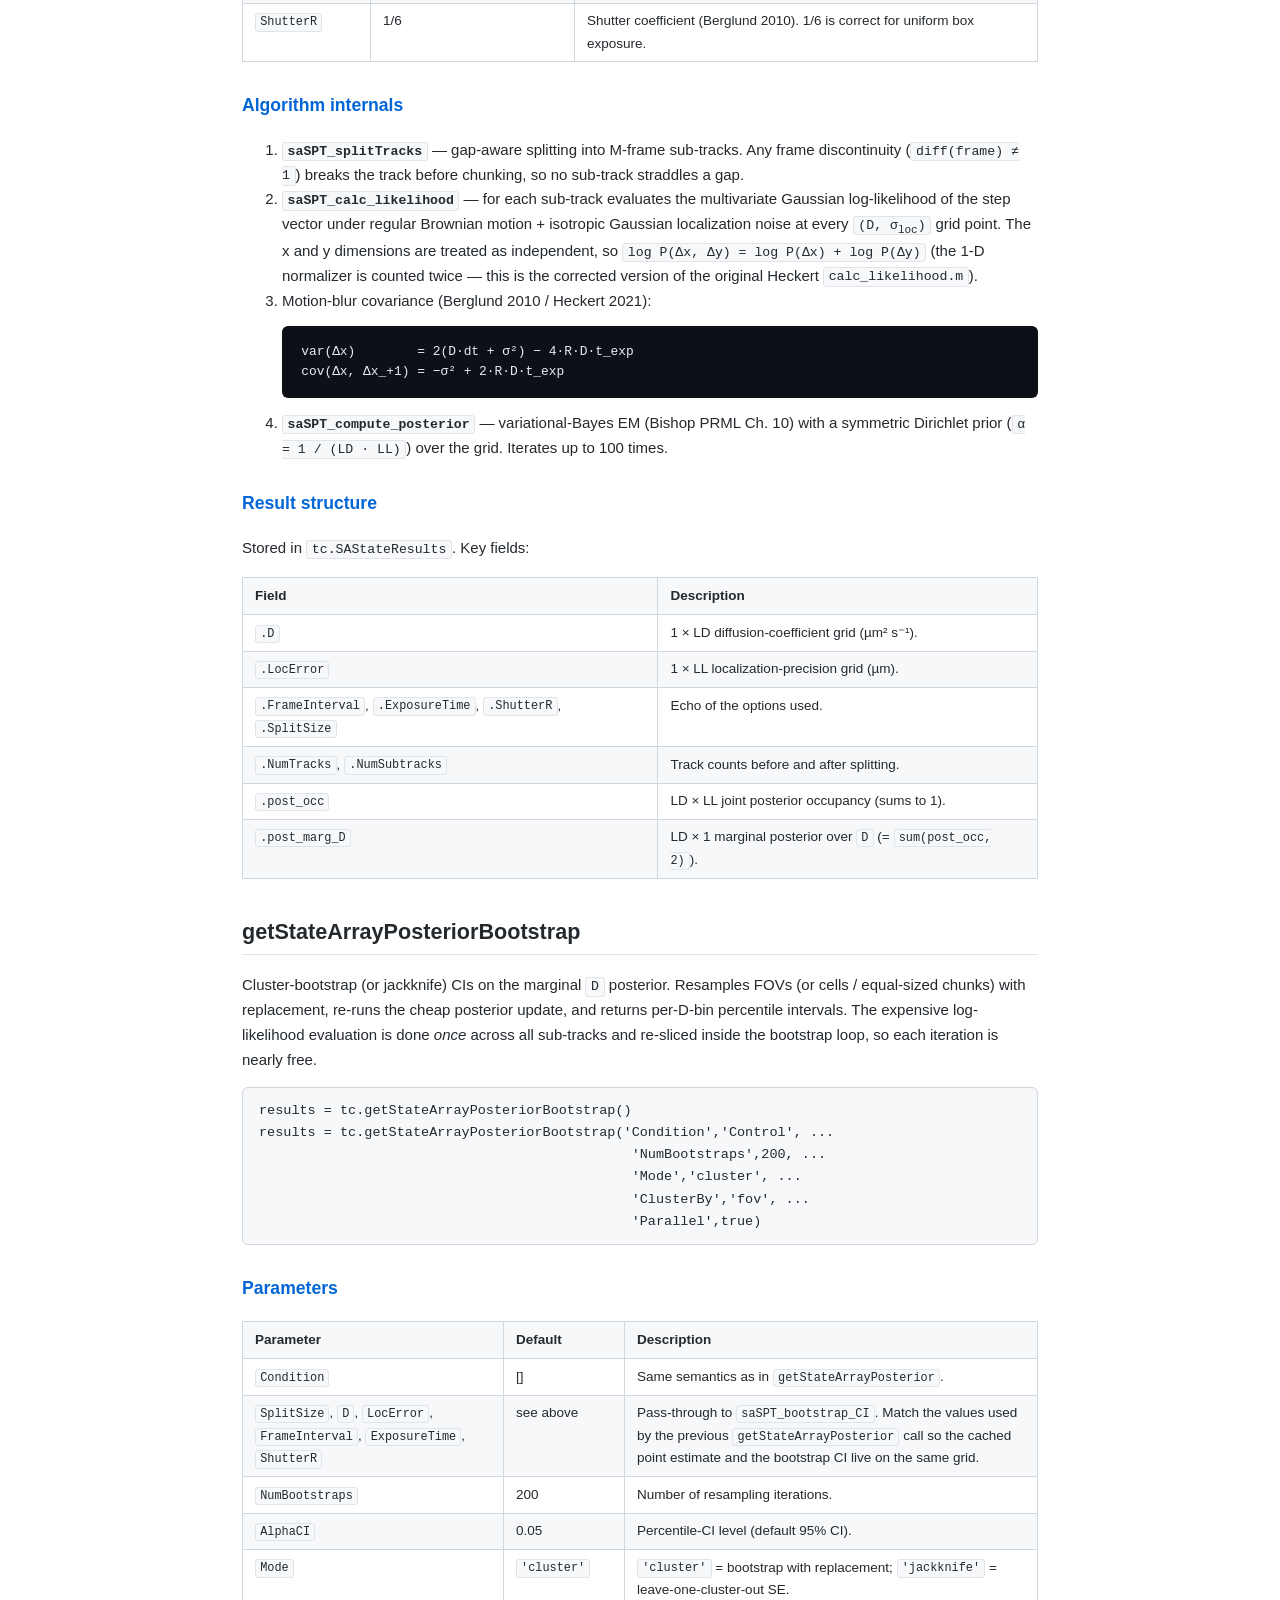
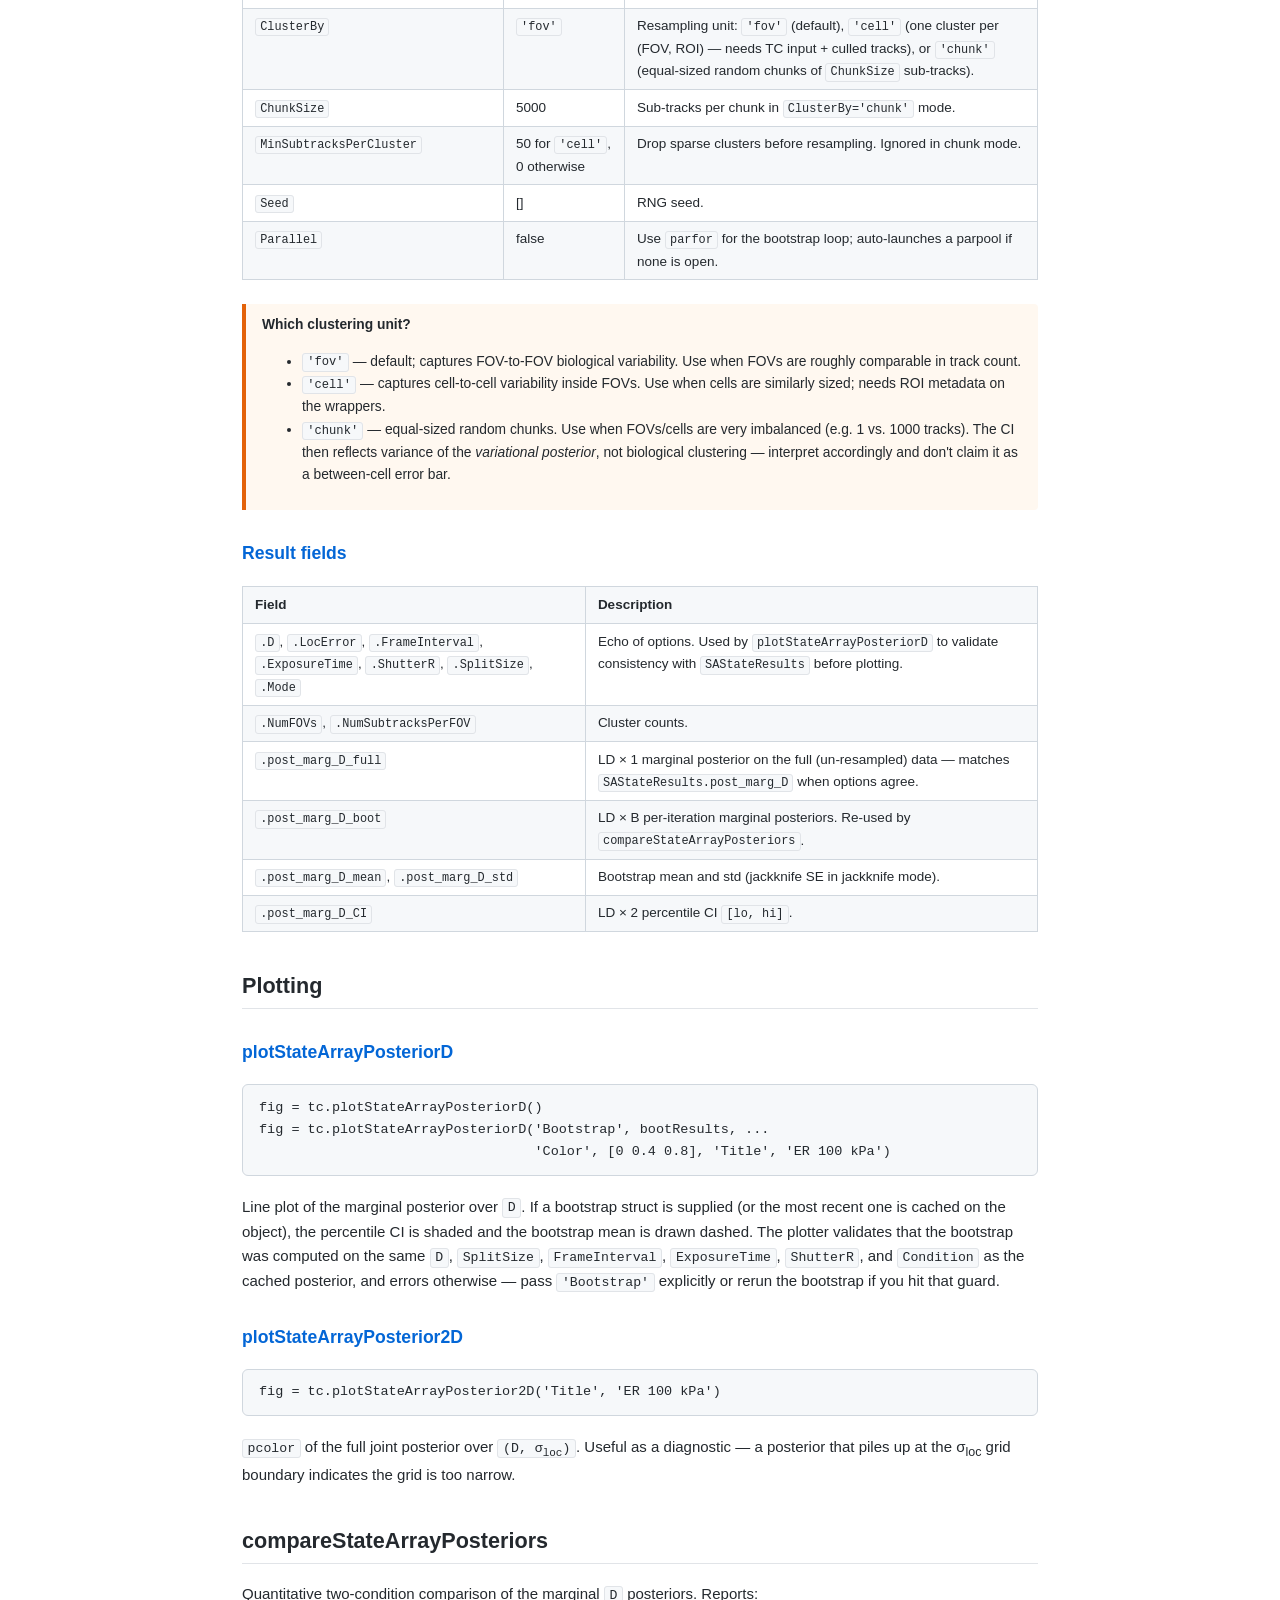
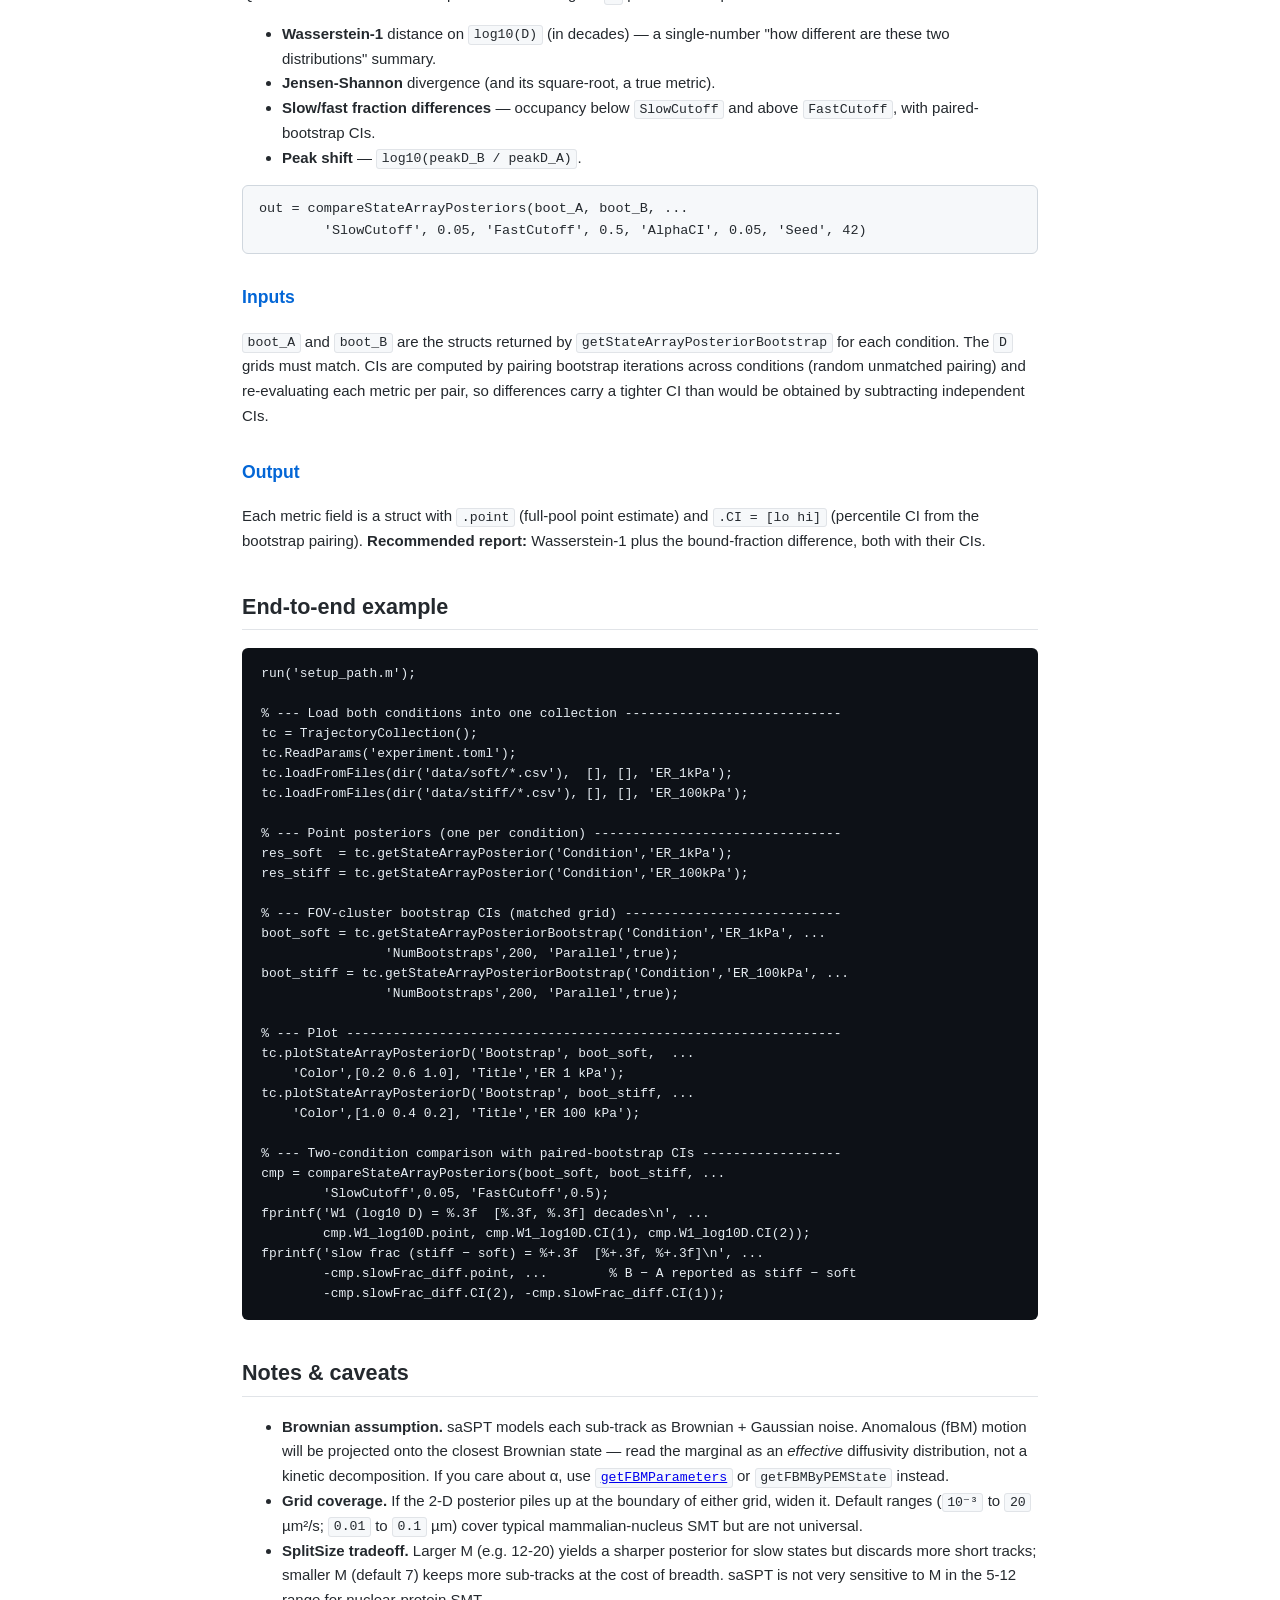
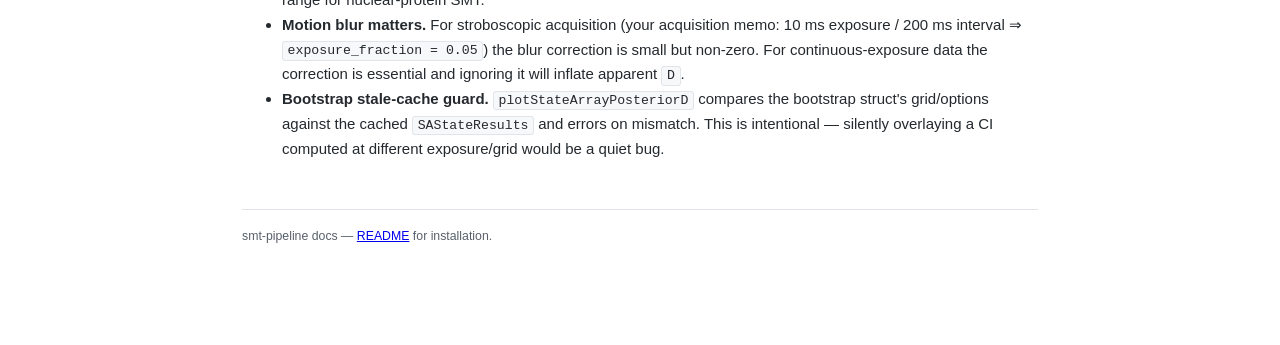
<file: doc/saspt_analysis.html>
<!DOCTYPE html>
<html lang="en">
<head>
<meta charset="UTF-8">
<meta name="viewport" content="width=device-width, initial-scale=1.0">
<title>saSPT Analysis — smt-pipeline</title>
<link rel="stylesheet" href="style.css">
</head>
<body>

<nav>
  <a class="home" href="index.html">smt-pipeline</a>
  <a href="data_loading.html">Data Loading</a>
  <a href="msd_analysis.html">MSD</a>
  <a href="fbm_analysis.html">fBM</a>
  <a href="rl_analysis.html">RL</a>
  <a href="pem_analysis.html">pEM</a>
  <a href="saspt_analysis.html">saSPT</a>
  <a href="lifetime.html">Lifetime &amp; DACF</a>
  <a href="track_filtering.html">Filtering</a>
  <a href="struct_options.html">Struct Options</a>
  <a href="smt_database.html">Database</a>
</nav>

<div class="page-wrap">

<h1>State-Array SPT (saSPT)</h1>

<p>
The saSPT analysis ports the state-array SPT method of
<strong>Heckert, Dahal, Tjian &amp; Darzacq (eLife 2022)</strong> into the
smt-pipeline. Instead of fitting a few discrete diffusive states (as in
<a href="pem_analysis.html">pEM</a>), saSPT places a dense grid over
<code>(D, σ<sub>loc</sub>)</code> and returns a variational-Bayes posterior
occupancy over that grid — i.e. a non-parametric estimate of the joint
distribution of diffusion coefficient and localization precision.
</p>

<p>
The implementation lives in <code>utils/saSPT/</code> and is wired into
<code>TrajectoryCollection</code> via four methods:
<code>getStateArrayPosterior</code>,
<code>getStateArrayPosteriorBootstrap</code>,
<code>plotStateArrayPosteriorD</code>, and
<code>plotStateArrayPosterior2D</code>. Two-condition comparisons are done by
<code>utils/compareStateArrayPosteriors.m</code>.
</p>

<!-- ════════════════════════════════════════════════════════════════════ -->
<h2>When to use saSPT vs. pEM vs. fBM</h2>

<table>
  <thead><tr><th>Method</th><th>Use when</th><th>Returns</th></tr></thead>
  <tbody>
    <tr>
      <td><code>getBayesianDiffusivity</code> (pEM)</td>
      <td>You want a small number of discrete diffusive states with fractions.</td>
      <td>K state means + populations, BIC-selected K.</td>
    </tr>
    <tr>
      <td><code>getStateArrayPosterior</code> (saSPT)</td>
      <td>You want a non-parametric, model-comparison-friendly view of the diffusivity distribution — and you do not want to commit to a state count.</td>
      <td>Posterior occupancy over a 2-D <code>(D, σ<sub>loc</sub>)</code> grid; marginal posterior over <code>D</code>.</td>
    </tr>
    <tr>
      <td><code>getFBMParameters</code> (fBM)</td>
      <td>You care about the anomalous exponent α (sub-/superdiffusion) of the population.</td>
      <td>K, α, σ with profile-likelihood or MCMC CIs.</td>
    </tr>
  </tbody>
</table>

<div class="warn">
  <strong>Track type:</strong> saSPT operates on <code>culled</code> tracks.
  Do not use <code>relative</code> tracks — the saSPT model assumes the
  observed displacements are Brownian + localization noise, which is violated
  once cell motion has been subtracted via the spanning forest.
</div>

<!-- ════════════════════════════════════════════════════════════════════ -->
<h2>getStateArrayPosterior</h2>

<div class="sig">results = tc.getStateArrayPosterior()
results = tc.getStateArrayPosterior('Condition','Control', ...
                                    'SplitSize',7, ...
                                    'D',        logspace(-3,log10(20),64), ...
                                    'LocError', linspace(0.01,0.1,24), ...
                                    'FrameInterval',0.01, ...
                                    'ExposureTime', 0.005)</div>

<h3>Parameters</h3>
<table>
  <thead><tr><th>Parameter</th><th>Default</th><th>Description</th></tr></thead>
  <tbody>
    <tr><td><code>Condition</code></td><td>[]</td><td>Restrict to one or more conditions (string, cellstr, or string array). Empty = full collection.</td></tr>
    <tr><td><code>SplitSize</code></td><td>7</td><td>Maximum sub-track length M (frames). Tracks are first cut at every frame discontinuity (gap-aware), then each gap-free run is broken into non-overlapping chunks of length 3 ≤ L ≤ M.</td></tr>
    <tr><td><code>D</code></td><td><code>logspace(log10(1e-3), log10(20), 64)</code></td><td>1-D diffusion-coefficient grid (µm² s⁻¹). Log-spaced spanning ~10⁻³ to 20 µm²/s covers chromatin-bound through freely-diffusing nuclear proteins.</td></tr>
    <tr><td><code>LocError</code></td><td><code>linspace(0.01, 0.1, 24)</code></td><td>Localization-precision grid (µm). Marginalizing over σ<sub>loc</sub> rather than fixing it removes a common source of bias in fast-diffusion estimates.</td></tr>
    <tr><td><code>FrameInterval</code></td><td>auto</td><td>Sampling interval (s). Defaults to the wrappers' stored <code>FrameInterval</code> for the requested condition.</td></tr>
    <tr><td><code>ExposureTime</code></td><td>= FrameInterval</td><td>Camera exposure (s). Used for motion-blur correction. Set to <code>0</code> to recover the static (no-blur) covariance.</td></tr>
    <tr><td><code>ShutterR</code></td><td>1/6</td><td>Shutter coefficient (Berglund 2010). 1/6 is correct for uniform box exposure.</td></tr>
  </tbody>
</table>

<h3>Algorithm internals</h3>
<ol>
  <li><strong><code>saSPT_splitTracks</code></strong> — gap-aware splitting into M-frame sub-tracks. Any frame discontinuity (<code>diff(frame) ≠ 1</code>) breaks the track before chunking, so no sub-track straddles a gap.</li>
  <li><strong><code>saSPT_calc_likelihood</code></strong> — for each sub-track evaluates the multivariate Gaussian log-likelihood of the step vector under regular Brownian motion + isotropic Gaussian localization noise at every <code>(D, σ<sub>loc</sub>)</code> grid point. The x and y dimensions are treated as independent, so <code>log P(Δx, Δy) = log P(Δx) + log P(Δy)</code> (the 1-D normalizer is counted twice — this is the corrected version of the original Heckert <code>calc_likelihood.m</code>).</li>
  <li>Motion-blur covariance (Berglund 2010 / Heckert 2021):
    <pre><code>var(Δx)        = 2(D·dt + σ²) − 4·R·D·t_exp
cov(Δx, Δx_+1) = −σ² + 2·R·D·t_exp</code></pre>
  </li>
  <li><strong><code>saSPT_compute_posterior</code></strong> — variational-Bayes EM (Bishop PRML Ch. 10) with a symmetric Dirichlet prior (<code>α = 1 / (LD · LL)</code>) over the grid. Iterates up to 100 times.</li>
</ol>

<h3>Result structure</h3>
<p>Stored in <code>tc.SAStateResults</code>. Key fields:</p>
<table>
  <thead><tr><th>Field</th><th>Description</th></tr></thead>
  <tbody>
    <tr><td><code>.D</code></td><td>1 × LD diffusion-coefficient grid (µm² s⁻¹).</td></tr>
    <tr><td><code>.LocError</code></td><td>1 × LL localization-precision grid (µm).</td></tr>
    <tr><td><code>.FrameInterval</code>, <code>.ExposureTime</code>, <code>.ShutterR</code>, <code>.SplitSize</code></td><td>Echo of the options used.</td></tr>
    <tr><td><code>.NumTracks</code>, <code>.NumSubtracks</code></td><td>Track counts before and after splitting.</td></tr>
    <tr><td><code>.post_occ</code></td><td>LD × LL joint posterior occupancy (sums to 1).</td></tr>
    <tr><td><code>.post_marg_D</code></td><td>LD × 1 marginal posterior over <code>D</code> (= <code>sum(post_occ, 2)</code>).</td></tr>
  </tbody>
</table>

<!-- ════════════════════════════════════════════════════════════════════ -->
<h2 id="bootstrap">getStateArrayPosteriorBootstrap</h2>

<p>
Cluster-bootstrap (or jackknife) CIs on the marginal <code>D</code> posterior.
Resamples FOVs (or cells / equal-sized chunks) with replacement, re-runs the
cheap posterior update, and returns per-D-bin percentile intervals. The
expensive log-likelihood evaluation is done <em>once</em> across all
sub-tracks and re-sliced inside the bootstrap loop, so each iteration is
nearly free.
</p>

<div class="sig">results = tc.getStateArrayPosteriorBootstrap()
results = tc.getStateArrayPosteriorBootstrap('Condition','Control', ...
                                              'NumBootstraps',200, ...
                                              'Mode','cluster', ...
                                              'ClusterBy','fov', ...
                                              'Parallel',true)</div>

<h3>Parameters</h3>
<table>
  <thead><tr><th>Parameter</th><th>Default</th><th>Description</th></tr></thead>
  <tbody>
    <tr><td><code>Condition</code></td><td>[]</td><td>Same semantics as in <code>getStateArrayPosterior</code>.</td></tr>
    <tr><td><code>SplitSize</code>, <code>D</code>, <code>LocError</code>, <code>FrameInterval</code>, <code>ExposureTime</code>, <code>ShutterR</code></td><td>see above</td><td>Pass-through to <code>saSPT_bootstrap_CI</code>. Match the values used by the previous <code>getStateArrayPosterior</code> call so the cached point estimate and the bootstrap CI live on the same grid.</td></tr>
    <tr><td><code>NumBootstraps</code></td><td>200</td><td>Number of resampling iterations.</td></tr>
    <tr><td><code>AlphaCI</code></td><td>0.05</td><td>Percentile-CI level (default 95% CI).</td></tr>
    <tr><td><code>Mode</code></td><td><code>'cluster'</code></td><td><code>'cluster'</code> = bootstrap with replacement; <code>'jackknife'</code> = leave-one-cluster-out SE.</td></tr>
    <tr><td><code>ClusterBy</code></td><td><code>'fov'</code></td><td>Resampling unit: <code>'fov'</code> (default), <code>'cell'</code> (one cluster per (FOV, ROI) — needs TC input + culled tracks), or <code>'chunk'</code> (equal-sized random chunks of <code>ChunkSize</code> sub-tracks).</td></tr>
    <tr><td><code>ChunkSize</code></td><td>5000</td><td>Sub-tracks per chunk in <code>ClusterBy='chunk'</code> mode.</td></tr>
    <tr><td><code>MinSubtracksPerCluster</code></td><td>50 for <code>'cell'</code>, 0 otherwise</td><td>Drop sparse clusters before resampling. Ignored in chunk mode.</td></tr>
    <tr><td><code>Seed</code></td><td>[]</td><td>RNG seed.</td></tr>
    <tr><td><code>Parallel</code></td><td>false</td><td>Use <code>parfor</code> for the bootstrap loop; auto-launches a parpool if none is open.</td></tr>
  </tbody>
</table>

<div class="warn">
  <strong>Which clustering unit?</strong>
  <ul>
    <li><code>'fov'</code> — default; captures FOV-to-FOV biological variability. Use when FOVs are roughly comparable in track count.</li>
    <li><code>'cell'</code> — captures cell-to-cell variability inside FOVs. Use when cells are similarly sized; needs ROI metadata on the wrappers.</li>
    <li><code>'chunk'</code> — equal-sized random chunks. Use when FOVs/cells are very imbalanced (e.g. 1 vs. 1000 tracks). The CI then reflects variance of the <em>variational posterior</em>, not biological clustering — interpret accordingly and don't claim it as a between-cell error bar.</li>
  </ul>
</div>

<h3>Result fields</h3>
<table>
  <thead><tr><th>Field</th><th>Description</th></tr></thead>
  <tbody>
    <tr><td><code>.D</code>, <code>.LocError</code>, <code>.FrameInterval</code>, <code>.ExposureTime</code>, <code>.ShutterR</code>, <code>.SplitSize</code>, <code>.Mode</code></td><td>Echo of options. Used by <code>plotStateArrayPosteriorD</code> to validate consistency with <code>SAStateResults</code> before plotting.</td></tr>
    <tr><td><code>.NumFOVs</code>, <code>.NumSubtracksPerFOV</code></td><td>Cluster counts.</td></tr>
    <tr><td><code>.post_marg_D_full</code></td><td>LD × 1 marginal posterior on the full (un-resampled) data — matches <code>SAStateResults.post_marg_D</code> when options agree.</td></tr>
    <tr><td><code>.post_marg_D_boot</code></td><td>LD × B per-iteration marginal posteriors. Re-used by <code>compareStateArrayPosteriors</code>.</td></tr>
    <tr><td><code>.post_marg_D_mean</code>, <code>.post_marg_D_std</code></td><td>Bootstrap mean and std (jackknife SE in jackknife mode).</td></tr>
    <tr><td><code>.post_marg_D_CI</code></td><td>LD × 2 percentile CI <code>[lo, hi]</code>.</td></tr>
  </tbody>
</table>

<!-- ════════════════════════════════════════════════════════════════════ -->
<h2 id="plot">Plotting</h2>

<h3>plotStateArrayPosteriorD</h3>
<div class="sig">fig = tc.plotStateArrayPosteriorD()
fig = tc.plotStateArrayPosteriorD('Bootstrap', bootResults, ...
                                  'Color', [0 0.4 0.8], 'Title', 'ER 100 kPa')</div>
<p>
Line plot of the marginal posterior over <code>D</code>. If a bootstrap struct
is supplied (or the most recent one is cached on the object), the percentile
CI is shaded and the bootstrap mean is drawn dashed. The plotter validates
that the bootstrap was computed on the same <code>D</code>, <code>SplitSize</code>,
<code>FrameInterval</code>, <code>ExposureTime</code>, <code>ShutterR</code>, and
<code>Condition</code> as the cached posterior, and errors otherwise — pass
<code>'Bootstrap'</code> explicitly or rerun the bootstrap if you hit that guard.
</p>

<h3>plotStateArrayPosterior2D</h3>
<div class="sig">fig = tc.plotStateArrayPosterior2D('Title', 'ER 100 kPa')</div>
<p>
<code>pcolor</code> of the full joint posterior over
<code>(D, σ<sub>loc</sub>)</code>. Useful as a diagnostic — a posterior that
piles up at the σ<sub>loc</sub> grid boundary indicates the grid is too narrow.
</p>

<!-- ════════════════════════════════════════════════════════════════════ -->
<h2 id="compare">compareStateArrayPosteriors</h2>

<p>
Quantitative two-condition comparison of the marginal <code>D</code>
posteriors. Reports:
</p>
<ul>
  <li><strong>Wasserstein-1</strong> distance on <code>log10(D)</code> (in decades) — a single-number "how different are these two distributions" summary.</li>
  <li><strong>Jensen-Shannon</strong> divergence (and its square-root, a true metric).</li>
  <li><strong>Slow/fast fraction differences</strong> — occupancy below <code>SlowCutoff</code> and above <code>FastCutoff</code>, with paired-bootstrap CIs.</li>
  <li><strong>Peak shift</strong> — <code>log10(peakD_B / peakD_A)</code>.</li>
</ul>

<div class="sig">out = compareStateArrayPosteriors(boot_A, boot_B, ...
        'SlowCutoff', 0.05, 'FastCutoff', 0.5, 'AlphaCI', 0.05, 'Seed', 42)</div>

<h3>Inputs</h3>
<p>
<code>boot_A</code> and <code>boot_B</code> are the structs returned by
<code>getStateArrayPosteriorBootstrap</code> for each condition. The
<code>D</code> grids must match. CIs are computed by pairing bootstrap
iterations across conditions (random unmatched pairing) and re-evaluating
each metric per pair, so differences carry a tighter CI than would be
obtained by subtracting independent CIs.
</p>

<h3>Output</h3>
<p>
Each metric field is a struct with <code>.point</code> (full-pool point
estimate) and <code>.CI = [lo hi]</code> (percentile CI from the bootstrap
pairing). <strong>Recommended report:</strong> Wasserstein-1 plus the
bound-fraction difference, both with their CIs.
</p>

<!-- ════════════════════════════════════════════════════════════════════ -->
<h2>End-to-end example</h2>

<pre><code>run('setup_path.m');

% --- Load both conditions into one collection ----------------------------
tc = TrajectoryCollection();
tc.ReadParams('experiment.toml');
tc.loadFromFiles(dir('data/soft/*.csv'),  [], [], 'ER_1kPa');
tc.loadFromFiles(dir('data/stiff/*.csv'), [], [], 'ER_100kPa');

% --- Point posteriors (one per condition) --------------------------------
res_soft  = tc.getStateArrayPosterior('Condition','ER_1kPa');
res_stiff = tc.getStateArrayPosterior('Condition','ER_100kPa');

% --- FOV-cluster bootstrap CIs (matched grid) ----------------------------
boot_soft = tc.getStateArrayPosteriorBootstrap('Condition','ER_1kPa', ...
                'NumBootstraps',200, 'Parallel',true);
boot_stiff = tc.getStateArrayPosteriorBootstrap('Condition','ER_100kPa', ...
                'NumBootstraps',200, 'Parallel',true);

% --- Plot ----------------------------------------------------------------
tc.plotStateArrayPosteriorD('Bootstrap', boot_soft,  ...
    'Color',[0.2 0.6 1.0], 'Title','ER 1 kPa');
tc.plotStateArrayPosteriorD('Bootstrap', boot_stiff, ...
    'Color',[1.0 0.4 0.2], 'Title','ER 100 kPa');

% --- Two-condition comparison with paired-bootstrap CIs ------------------
cmp = compareStateArrayPosteriors(boot_soft, boot_stiff, ...
        'SlowCutoff',0.05, 'FastCutoff',0.5);
fprintf('W1 (log10 D) = %.3f  [%.3f, %.3f] decades\n', ...
        cmp.W1_log10D.point, cmp.W1_log10D.CI(1), cmp.W1_log10D.CI(2));
fprintf('slow frac (stiff − soft) = %+.3f  [%+.3f, %+.3f]\n', ...
        -cmp.slowFrac_diff.point, ...        % B − A reported as stiff − soft
        -cmp.slowFrac_diff.CI(2), -cmp.slowFrac_diff.CI(1));
</code></pre>

<!-- ════════════════════════════════════════════════════════════════════ -->
<h2>Notes &amp; caveats</h2>
<ul>
  <li><strong>Brownian assumption.</strong> saSPT models each sub-track as Brownian + Gaussian noise. Anomalous (fBM) motion will be projected onto the closest Brownian state — read the marginal as an <em>effective</em> diffusivity distribution, not a kinetic decomposition. If you care about α, use <a href="fbm_analysis.html"><code>getFBMParameters</code></a> or <code>getFBMByPEMState</code> instead.</li>
  <li><strong>Grid coverage.</strong> If the 2-D posterior piles up at the boundary of either grid, widen it. Default ranges (<code>10⁻³</code> to <code>20</code> µm²/s; <code>0.01</code> to <code>0.1</code> µm) cover typical mammalian-nucleus SMT but are not universal.</li>
  <li><strong>SplitSize tradeoff.</strong> Larger M (e.g. 12-20) yields a sharper posterior for slow states but discards more short tracks; smaller M (default 7) keeps more sub-tracks at the cost of breadth. saSPT is not very sensitive to M in the 5-12 range for nuclear-protein SMT.</li>
  <li><strong>Motion blur matters.</strong> For stroboscopic acquisition (your acquisition memo: 10 ms exposure / 200 ms interval ⇒ <code>exposure_fraction = 0.05</code>) the blur correction is small but non-zero. For continuous-exposure data the correction is essential and ignoring it will inflate apparent <code>D</code>.</li>
  <li><strong>Bootstrap stale-cache guard.</strong> <code>plotStateArrayPosteriorD</code> compares the bootstrap struct's grid/options against the cached <code>SAStateResults</code> and errors on mismatch. This is intentional — silently overlaying a CI computed at different exposure/grid would be a quiet bug.</li>
</ul>

<footer>smt-pipeline docs &mdash; <a href="../README.md">README</a> for installation.</footer>
</div>
</body>
</html>
</file>
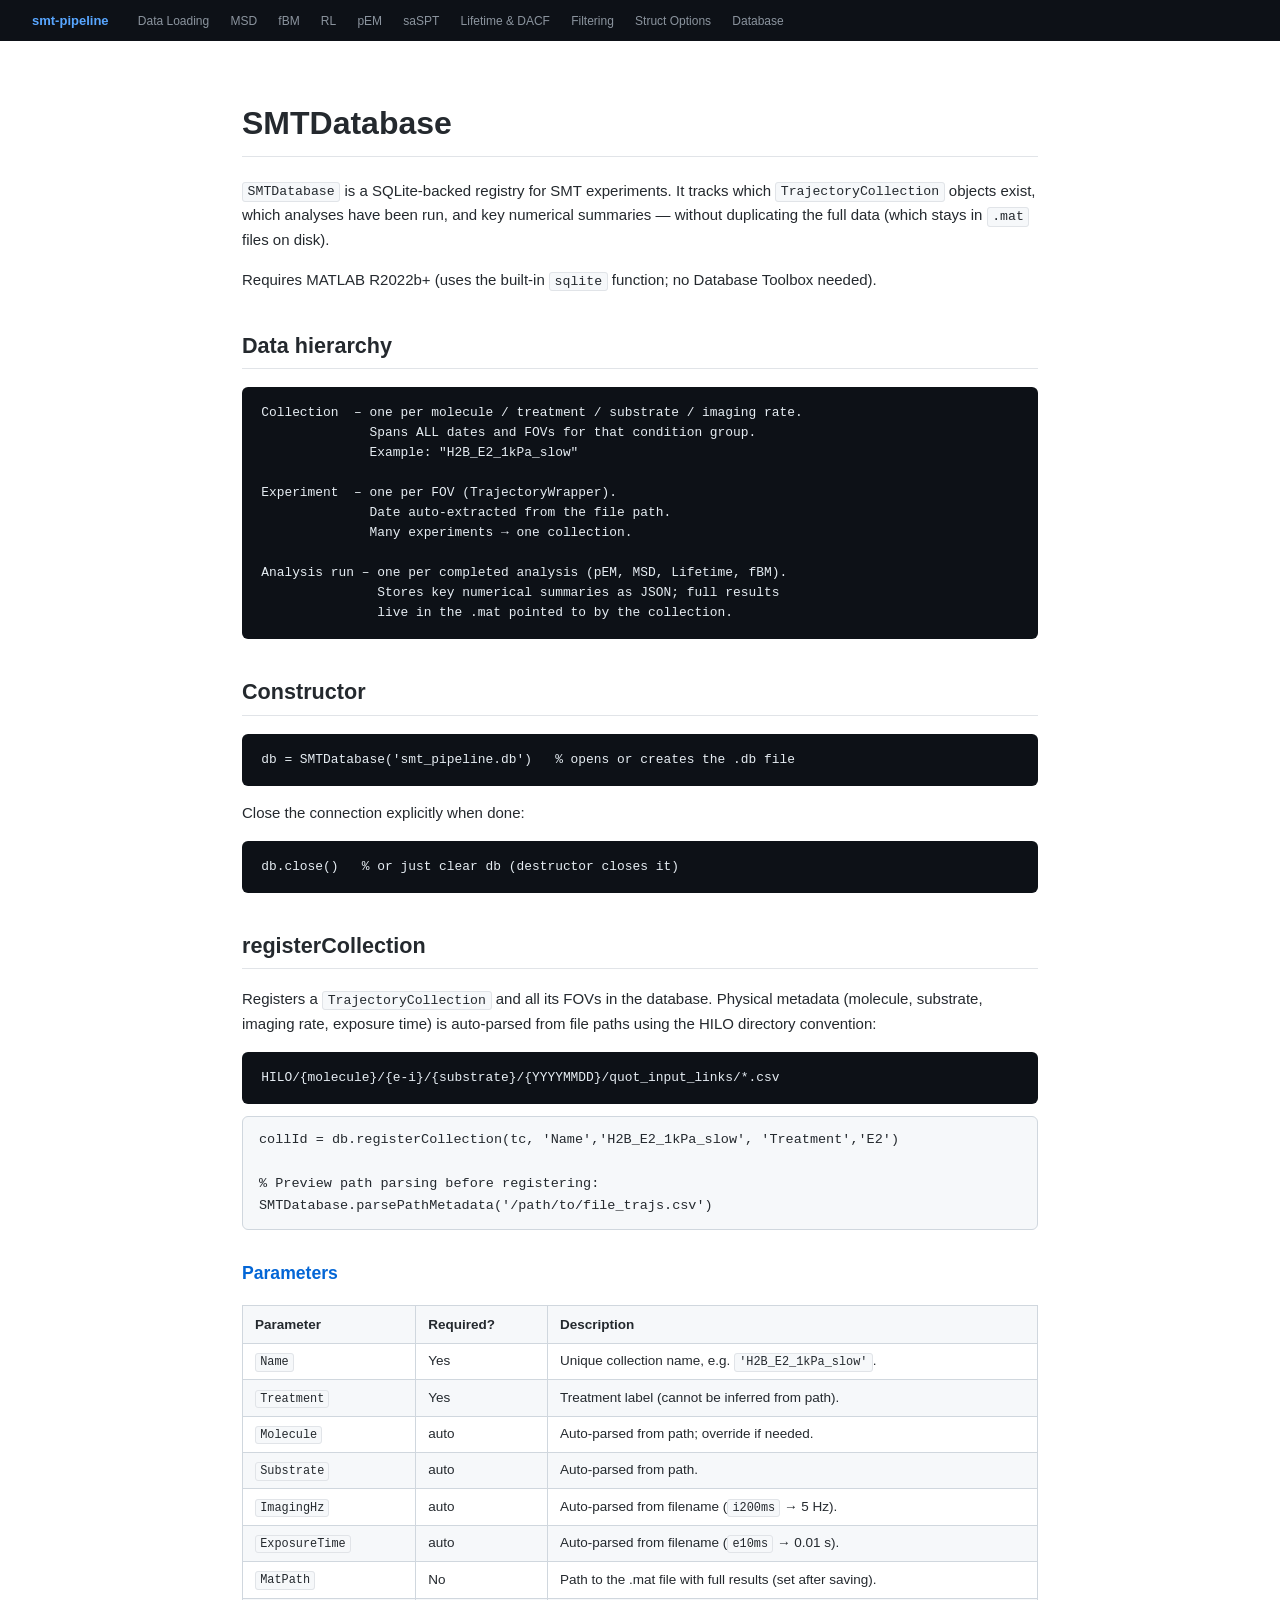
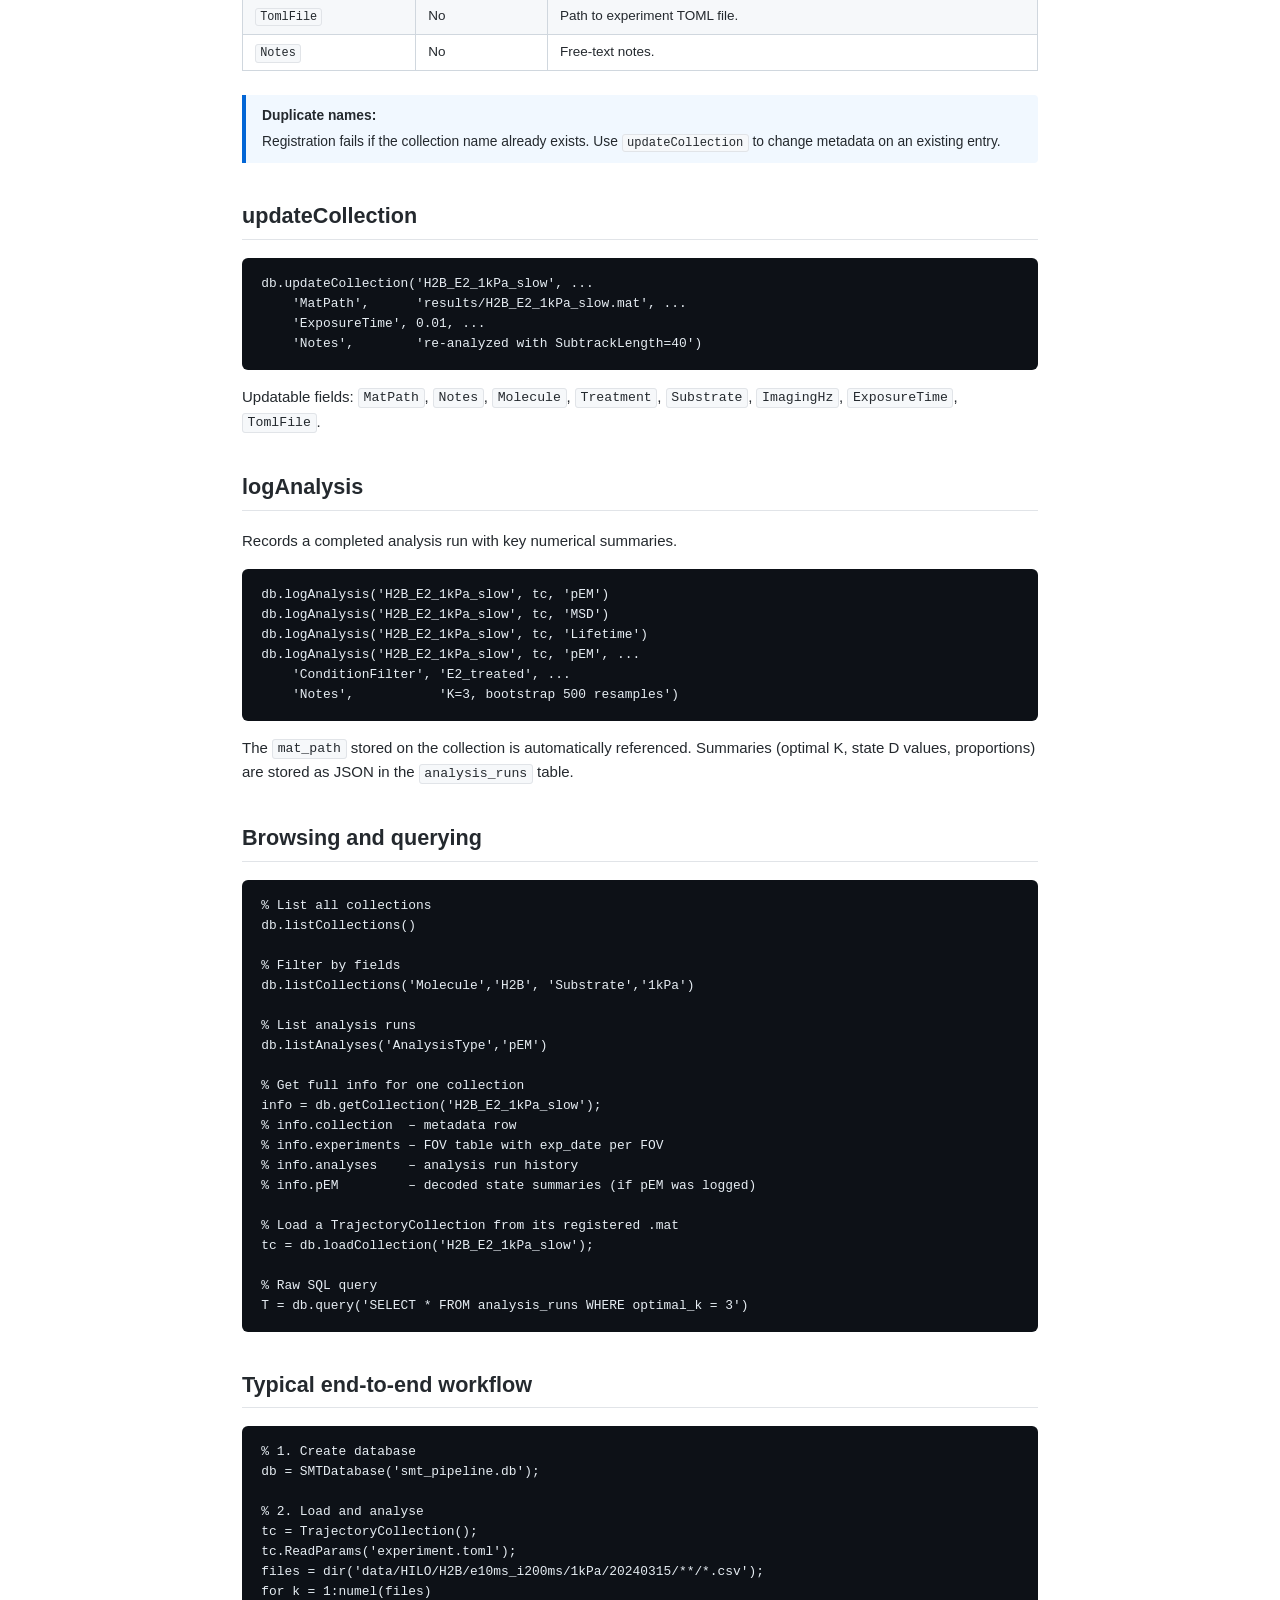
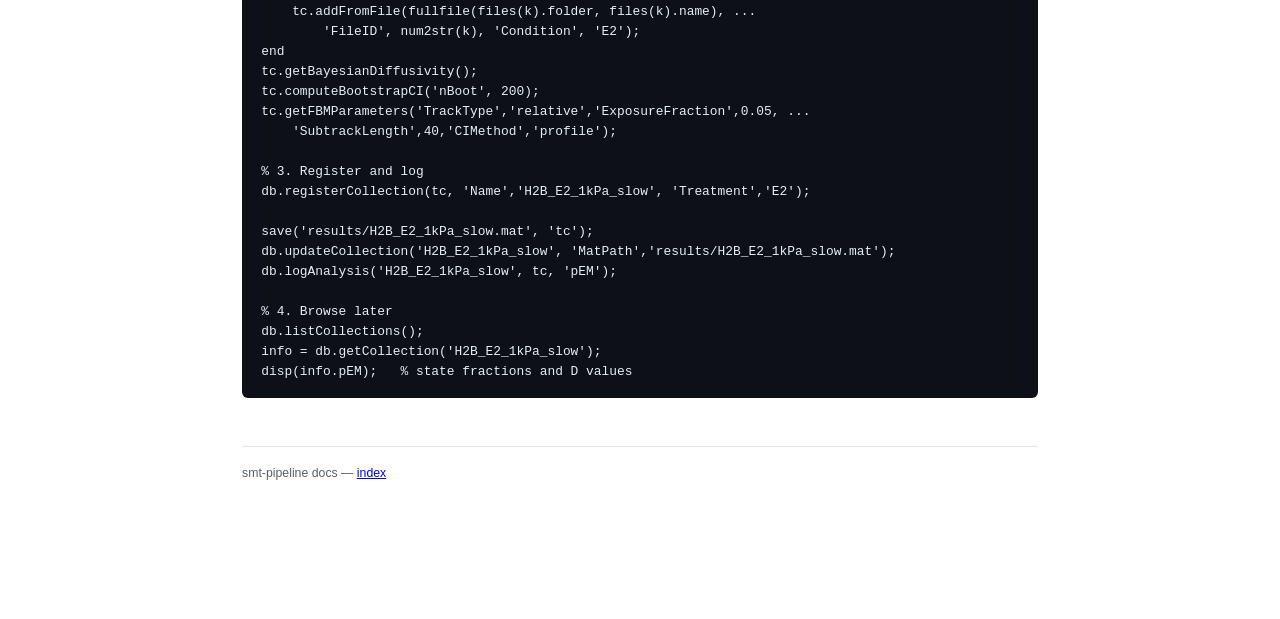
<file: doc/smt_database.html>
<!DOCTYPE html>
<html lang="en">
<head>
<meta charset="UTF-8">
<meta name="viewport" content="width=device-width, initial-scale=1.0">
<title>SMTDatabase — smt-pipeline</title>
<link rel="stylesheet" href="style.css">
</head>
<body>

<nav>
  <a class="home" href="index.html">smt-pipeline</a>
  <a href="data_loading.html">Data Loading</a>
  <a href="msd_analysis.html">MSD</a>
  <a href="fbm_analysis.html">fBM</a>
  <a href="rl_analysis.html">RL</a>
  <a href="pem_analysis.html">pEM</a>
  <a href="saspt_analysis.html">saSPT</a>
  <a href="lifetime.html">Lifetime &amp; DACF</a>
  <a href="track_filtering.html">Filtering</a>
  <a href="struct_options.html">Struct Options</a>
  <a href="smt_database.html">Database</a>
</nav>

<div class="page-wrap">

<h1>SMTDatabase</h1>

<p>
<code>SMTDatabase</code> is a SQLite-backed registry for SMT experiments.
It tracks which <code>TrajectoryCollection</code> objects exist, which analyses
have been run, and key numerical summaries — without duplicating the full data
(which stays in <code>.mat</code> files on disk).
</p>
<p>Requires MATLAB R2022b+ (uses the built-in <code>sqlite</code> function; no Database Toolbox needed).</p>

<!-- ════════════════════════════════════════════════════════════════════ -->
<h2>Data hierarchy</h2>

<pre><code>Collection  – one per molecule / treatment / substrate / imaging rate.
              Spans ALL dates and FOVs for that condition group.
              Example: "H2B_E2_1kPa_slow"

Experiment  – one per FOV (TrajectoryWrapper).
              Date auto-extracted from the file path.
              Many experiments → one collection.

Analysis run – one per completed analysis (pEM, MSD, Lifetime, fBM).
               Stores key numerical summaries as JSON; full results
               live in the .mat pointed to by the collection.</code></pre>

<!-- ════════════════════════════════════════════════════════════════════ -->
<h2>Constructor</h2>

<pre><code>db = SMTDatabase('smt_pipeline.db')   % opens or creates the .db file</code></pre>

<p>Close the connection explicitly when done:</p>
<pre><code>db.close()   % or just clear db (destructor closes it)</code></pre>

<!-- ════════════════════════════════════════════════════════════════════ -->
<h2>registerCollection</h2>

<p>
Registers a <code>TrajectoryCollection</code> and all its FOVs in the database.
Physical metadata (molecule, substrate, imaging rate, exposure time) is
auto-parsed from file paths using the HILO directory convention:
</p>
<pre><code>HILO/{molecule}/{e-i}/{substrate}/{YYYYMMDD}/quot_input_links/*.csv</code></pre>

<div class="sig">collId = db.registerCollection(tc, 'Name','H2B_E2_1kPa_slow', 'Treatment','E2')

% Preview path parsing before registering:
SMTDatabase.parsePathMetadata('/path/to/file_trajs.csv')</div>

<h3>Parameters</h3>
<table>
  <thead><tr><th>Parameter</th><th>Required?</th><th>Description</th></tr></thead>
  <tbody>
    <tr><td><code>Name</code></td><td>Yes</td><td>Unique collection name, e.g. <code>'H2B_E2_1kPa_slow'</code>.</td></tr>
    <tr><td><code>Treatment</code></td><td>Yes</td><td>Treatment label (cannot be inferred from path).</td></tr>
    <tr><td><code>Molecule</code></td><td>auto</td><td>Auto-parsed from path; override if needed.</td></tr>
    <tr><td><code>Substrate</code></td><td>auto</td><td>Auto-parsed from path.</td></tr>
    <tr><td><code>ImagingHz</code></td><td>auto</td><td>Auto-parsed from filename (<code>i200ms</code> → 5 Hz).</td></tr>
    <tr><td><code>ExposureTime</code></td><td>auto</td><td>Auto-parsed from filename (<code>e10ms</code> → 0.01 s).</td></tr>
    <tr><td><code>MatPath</code></td><td>No</td><td>Path to the .mat file with full results (set after saving).</td></tr>
    <tr><td><code>TomlFile</code></td><td>No</td><td>Path to experiment TOML file.</td></tr>
    <tr><td><code>Notes</code></td><td>No</td><td>Free-text notes.</td></tr>
  </tbody>
</table>

<div class="note">
  <strong>Duplicate names:</strong> Registration fails if the collection name
  already exists. Use <code>updateCollection</code> to change metadata on an
  existing entry.
</div>

<!-- ════════════════════════════════════════════════════════════════════ -->
<h2>updateCollection</h2>

<pre><code>db.updateCollection('H2B_E2_1kPa_slow', ...
    'MatPath',      'results/H2B_E2_1kPa_slow.mat', ...
    'ExposureTime', 0.01, ...
    'Notes',        're-analyzed with SubtrackLength=40')</code></pre>

<p>Updatable fields: <code>MatPath</code>, <code>Notes</code>, <code>Molecule</code>, <code>Treatment</code>, <code>Substrate</code>, <code>ImagingHz</code>, <code>ExposureTime</code>, <code>TomlFile</code>.</p>

<!-- ════════════════════════════════════════════════════════════════════ -->
<h2>logAnalysis</h2>

<p>Records a completed analysis run with key numerical summaries.</p>

<pre><code>db.logAnalysis('H2B_E2_1kPa_slow', tc, 'pEM')
db.logAnalysis('H2B_E2_1kPa_slow', tc, 'MSD')
db.logAnalysis('H2B_E2_1kPa_slow', tc, 'Lifetime')
db.logAnalysis('H2B_E2_1kPa_slow', tc, 'pEM', ...
    'ConditionFilter', 'E2_treated', ...
    'Notes',           'K=3, bootstrap 500 resamples')</code></pre>

<p>
The <code>mat_path</code> stored on the collection is automatically referenced.
Summaries (optimal K, state D values, proportions) are stored as JSON in the
<code>analysis_runs</code> table.
</p>

<!-- ════════════════════════════════════════════════════════════════════ -->
<h2>Browsing and querying</h2>

<pre><code>% List all collections
db.listCollections()

% Filter by fields
db.listCollections('Molecule','H2B', 'Substrate','1kPa')

% List analysis runs
db.listAnalyses('AnalysisType','pEM')

% Get full info for one collection
info = db.getCollection('H2B_E2_1kPa_slow');
% info.collection  – metadata row
% info.experiments – FOV table with exp_date per FOV
% info.analyses    – analysis run history
% info.pEM         – decoded state summaries (if pEM was logged)

% Load a TrajectoryCollection from its registered .mat
tc = db.loadCollection('H2B_E2_1kPa_slow');

% Raw SQL query
T = db.query('SELECT * FROM analysis_runs WHERE optimal_k = 3')</code></pre>

<!-- ════════════════════════════════════════════════════════════════════ -->
<h2>Typical end-to-end workflow</h2>

<pre><code>% 1. Create database
db = SMTDatabase('smt_pipeline.db');

% 2. Load and analyse
tc = TrajectoryCollection();
tc.ReadParams('experiment.toml');
files = dir('data/HILO/H2B/e10ms_i200ms/1kPa/20240315/**/*.csv');
for k = 1:numel(files)
    tc.addFromFile(fullfile(files(k).folder, files(k).name), ...
        'FileID', num2str(k), 'Condition', 'E2');
end
tc.getBayesianDiffusivity();
tc.computeBootstrapCI('nBoot', 200);
tc.getFBMParameters('TrackType','relative','ExposureFraction',0.05, ...
    'SubtrackLength',40,'CIMethod','profile');

% 3. Register and log
db.registerCollection(tc, 'Name','H2B_E2_1kPa_slow', 'Treatment','E2');

save('results/H2B_E2_1kPa_slow.mat', 'tc');
db.updateCollection('H2B_E2_1kPa_slow', 'MatPath','results/H2B_E2_1kPa_slow.mat');
db.logAnalysis('H2B_E2_1kPa_slow', tc, 'pEM');

% 4. Browse later
db.listCollections();
info = db.getCollection('H2B_E2_1kPa_slow');
disp(info.pEM);   % state fractions and D values</code></pre>

<footer>smt-pipeline docs &mdash; <a href="index.html">index</a></footer>
</div>
</body>
</html>
</file>
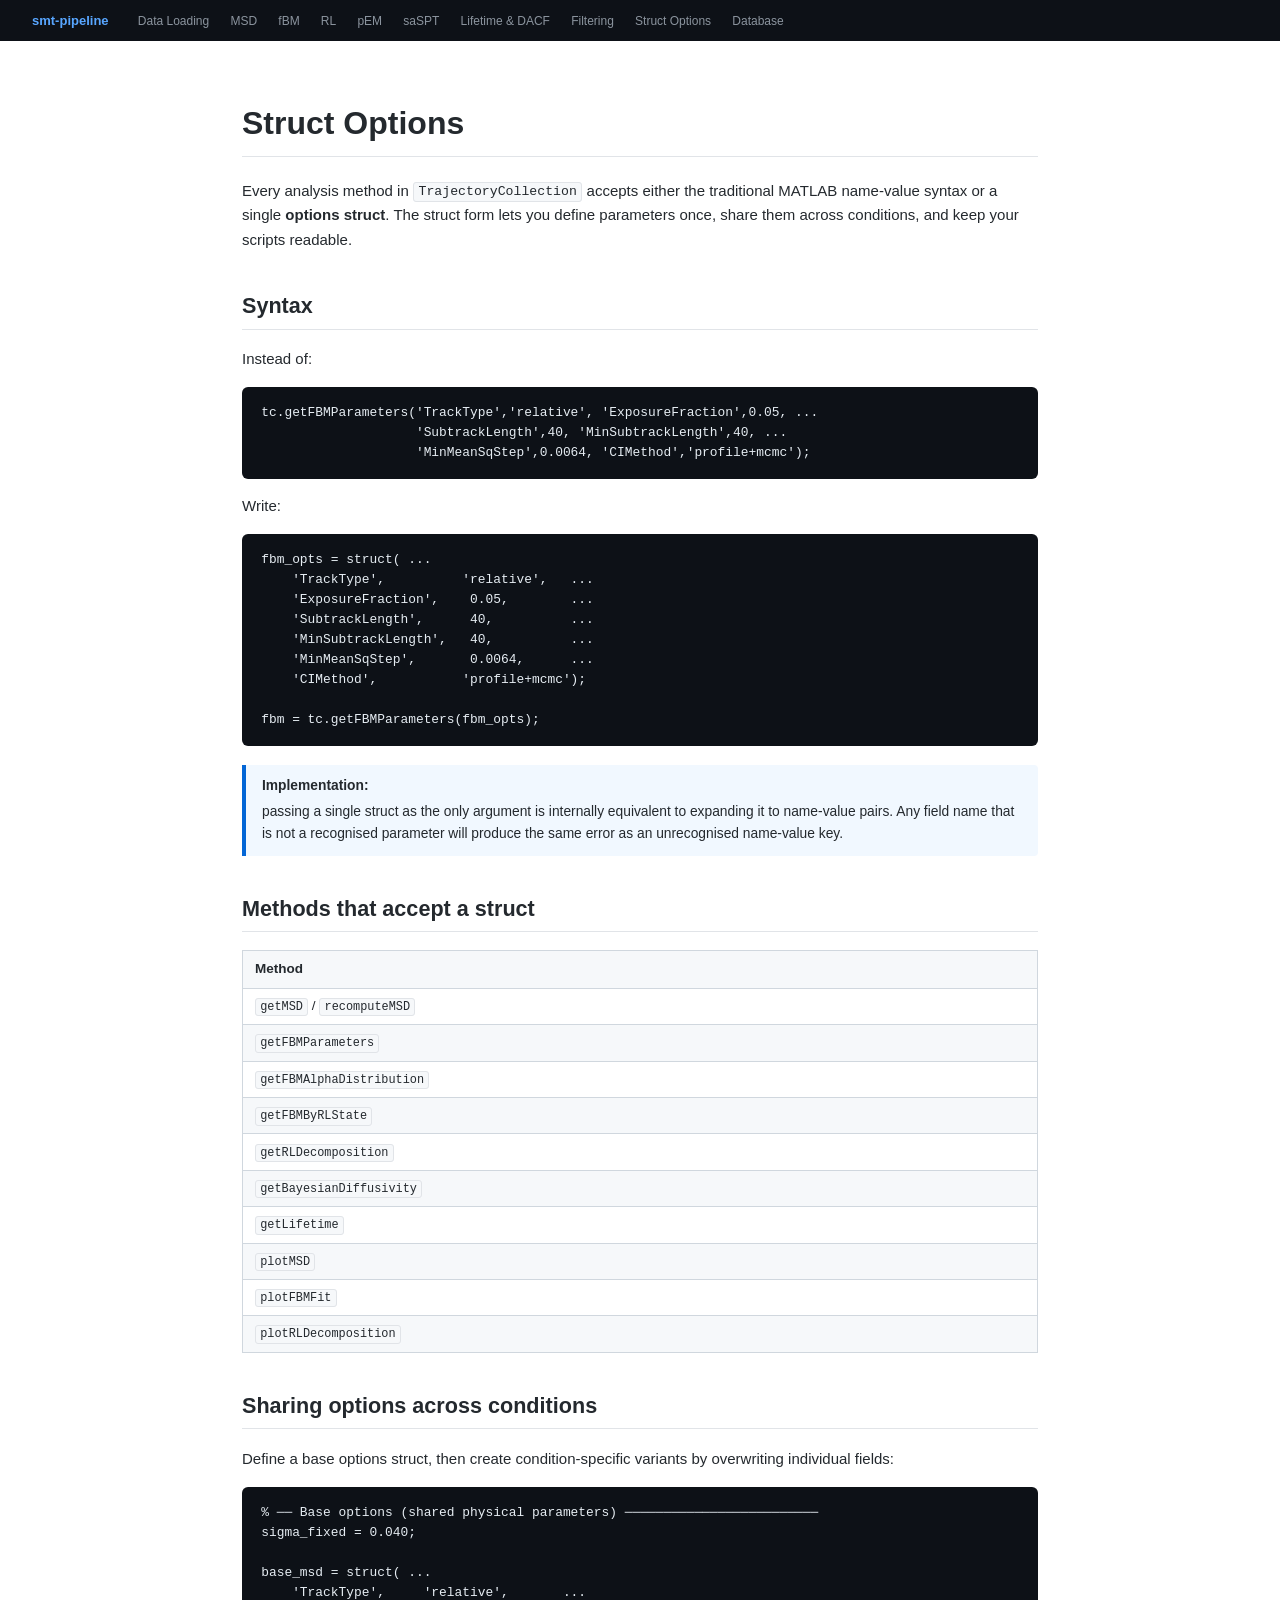
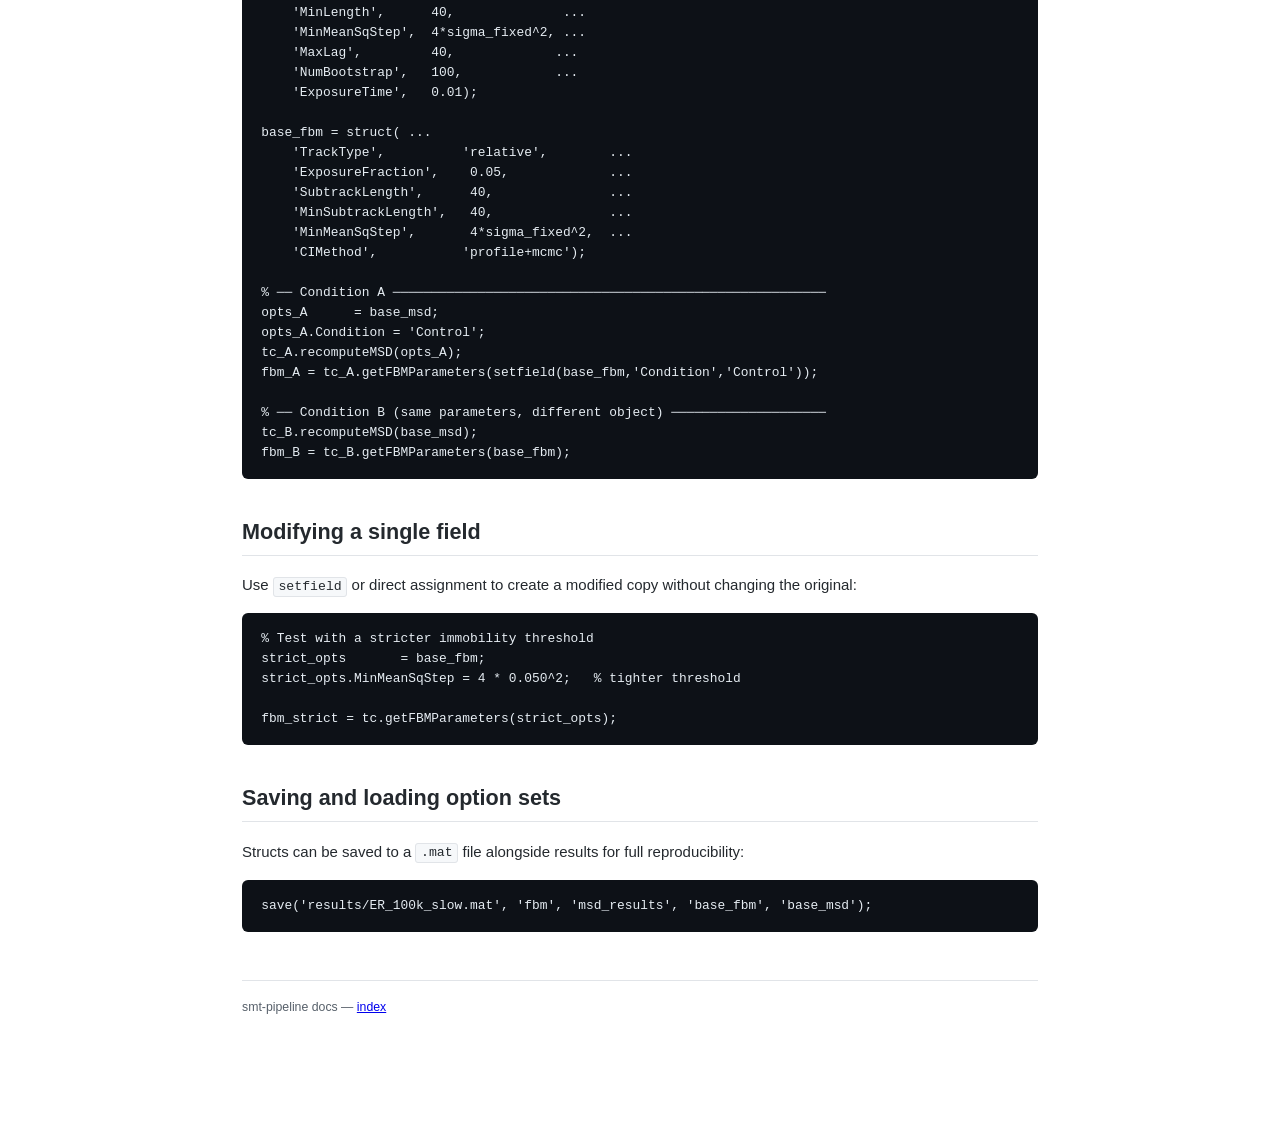
<file: doc/struct_options.html>
<!DOCTYPE html>
<html lang="en">
<head>
<meta charset="UTF-8">
<meta name="viewport" content="width=device-width, initial-scale=1.0">
<title>Struct Options — smt-pipeline</title>
<link rel="stylesheet" href="style.css">
</head>
<body>

<nav>
  <a class="home" href="index.html">smt-pipeline</a>
  <a href="data_loading.html">Data Loading</a>
  <a href="msd_analysis.html">MSD</a>
  <a href="fbm_analysis.html">fBM</a>
  <a href="rl_analysis.html">RL</a>
  <a href="pem_analysis.html">pEM</a>
  <a href="saspt_analysis.html">saSPT</a>
  <a href="lifetime.html">Lifetime &amp; DACF</a>
  <a href="track_filtering.html">Filtering</a>
  <a href="struct_options.html">Struct Options</a>
  <a href="smt_database.html">Database</a>
</nav>

<div class="page-wrap">

<h1>Struct Options</h1>

<p>
Every analysis method in <code>TrajectoryCollection</code> accepts either the
traditional MATLAB name-value syntax or a single <strong>options struct</strong>.
The struct form lets you define parameters once, share them across conditions,
and keep your scripts readable.
</p>

<!-- ════════════════════════════════════════════════════════════════════ -->
<h2>Syntax</h2>

<p>Instead of:</p>
<pre><code>tc.getFBMParameters('TrackType','relative', 'ExposureFraction',0.05, ...
                    'SubtrackLength',40, 'MinSubtrackLength',40, ...
                    'MinMeanSqStep',0.0064, 'CIMethod','profile+mcmc');</code></pre>

<p>Write:</p>
<pre><code>fbm_opts = struct( ...
    'TrackType',          'relative',   ...
    'ExposureFraction',    0.05,        ...
    'SubtrackLength',      40,          ...
    'MinSubtrackLength',   40,          ...
    'MinMeanSqStep',       0.0064,      ...
    'CIMethod',           'profile+mcmc');

fbm = tc.getFBMParameters(fbm_opts);</code></pre>

<div class="note">
  <strong>Implementation:</strong> passing a single struct as the only argument
  is internally equivalent to expanding it to name-value pairs. Any field name
  that is not a recognised parameter will produce the same error as an
  unrecognised name-value key.
</div>

<!-- ════════════════════════════════════════════════════════════════════ -->
<h2>Methods that accept a struct</h2>

<table>
  <thead><tr><th>Method</th></tr></thead>
  <tbody>
    <tr><td><code>getMSD</code> / <code>recomputeMSD</code></td></tr>
    <tr><td><code>getFBMParameters</code></td></tr>
    <tr><td><code>getFBMAlphaDistribution</code></td></tr>
    <tr><td><code>getFBMByRLState</code></td></tr>
    <tr><td><code>getRLDecomposition</code></td></tr>
    <tr><td><code>getBayesianDiffusivity</code></td></tr>
    <tr><td><code>getLifetime</code></td></tr>
    <tr><td><code>plotMSD</code></td></tr>
    <tr><td><code>plotFBMFit</code></td></tr>
    <tr><td><code>plotRLDecomposition</code></td></tr>
  </tbody>
</table>

<!-- ════════════════════════════════════════════════════════════════════ -->
<h2>Sharing options across conditions</h2>

<p>
Define a base options struct, then create condition-specific variants by
overwriting individual fields:
</p>

<pre><code>% ── Base options (shared physical parameters) ─────────────────────────
sigma_fixed = 0.040;

base_msd = struct( ...
    'TrackType',     'relative',       ...
    'MinLength',      40,              ...
    'MinMeanSqStep',  4*sigma_fixed^2, ...
    'MaxLag',         40,             ...
    'NumBootstrap',   100,            ...
    'ExposureTime',   0.01);

base_fbm = struct( ...
    'TrackType',          'relative',        ...
    'ExposureFraction',    0.05,             ...
    'SubtrackLength',      40,               ...
    'MinSubtrackLength',   40,               ...
    'MinMeanSqStep',       4*sigma_fixed^2,  ...
    'CIMethod',           'profile+mcmc');

% ── Condition A ────────────────────────────────────────────────────────
opts_A      = base_msd;
opts_A.Condition = 'Control';
tc_A.recomputeMSD(opts_A);
fbm_A = tc_A.getFBMParameters(setfield(base_fbm,'Condition','Control'));

% ── Condition B (same parameters, different object) ────────────────────
tc_B.recomputeMSD(base_msd);
fbm_B = tc_B.getFBMParameters(base_fbm);</code></pre>

<!-- ════════════════════════════════════════════════════════════════════ -->
<h2>Modifying a single field</h2>

<p>
Use <code>setfield</code> or direct assignment to create a modified copy
without changing the original:
</p>

<pre><code>% Test with a stricter immobility threshold
strict_opts       = base_fbm;
strict_opts.MinMeanSqStep = 4 * 0.050^2;   % tighter threshold

fbm_strict = tc.getFBMParameters(strict_opts);</code></pre>

<!-- ════════════════════════════════════════════════════════════════════ -->
<h2>Saving and loading option sets</h2>

<p>
Structs can be saved to a <code>.mat</code> file alongside results for full
reproducibility:
</p>

<pre><code>save('results/ER_100k_slow.mat', 'fbm', 'msd_results', 'base_fbm', 'base_msd');</code></pre>

<footer>smt-pipeline docs &mdash; <a href="index.html">index</a></footer>
</div>
</body>
</html>
</file>
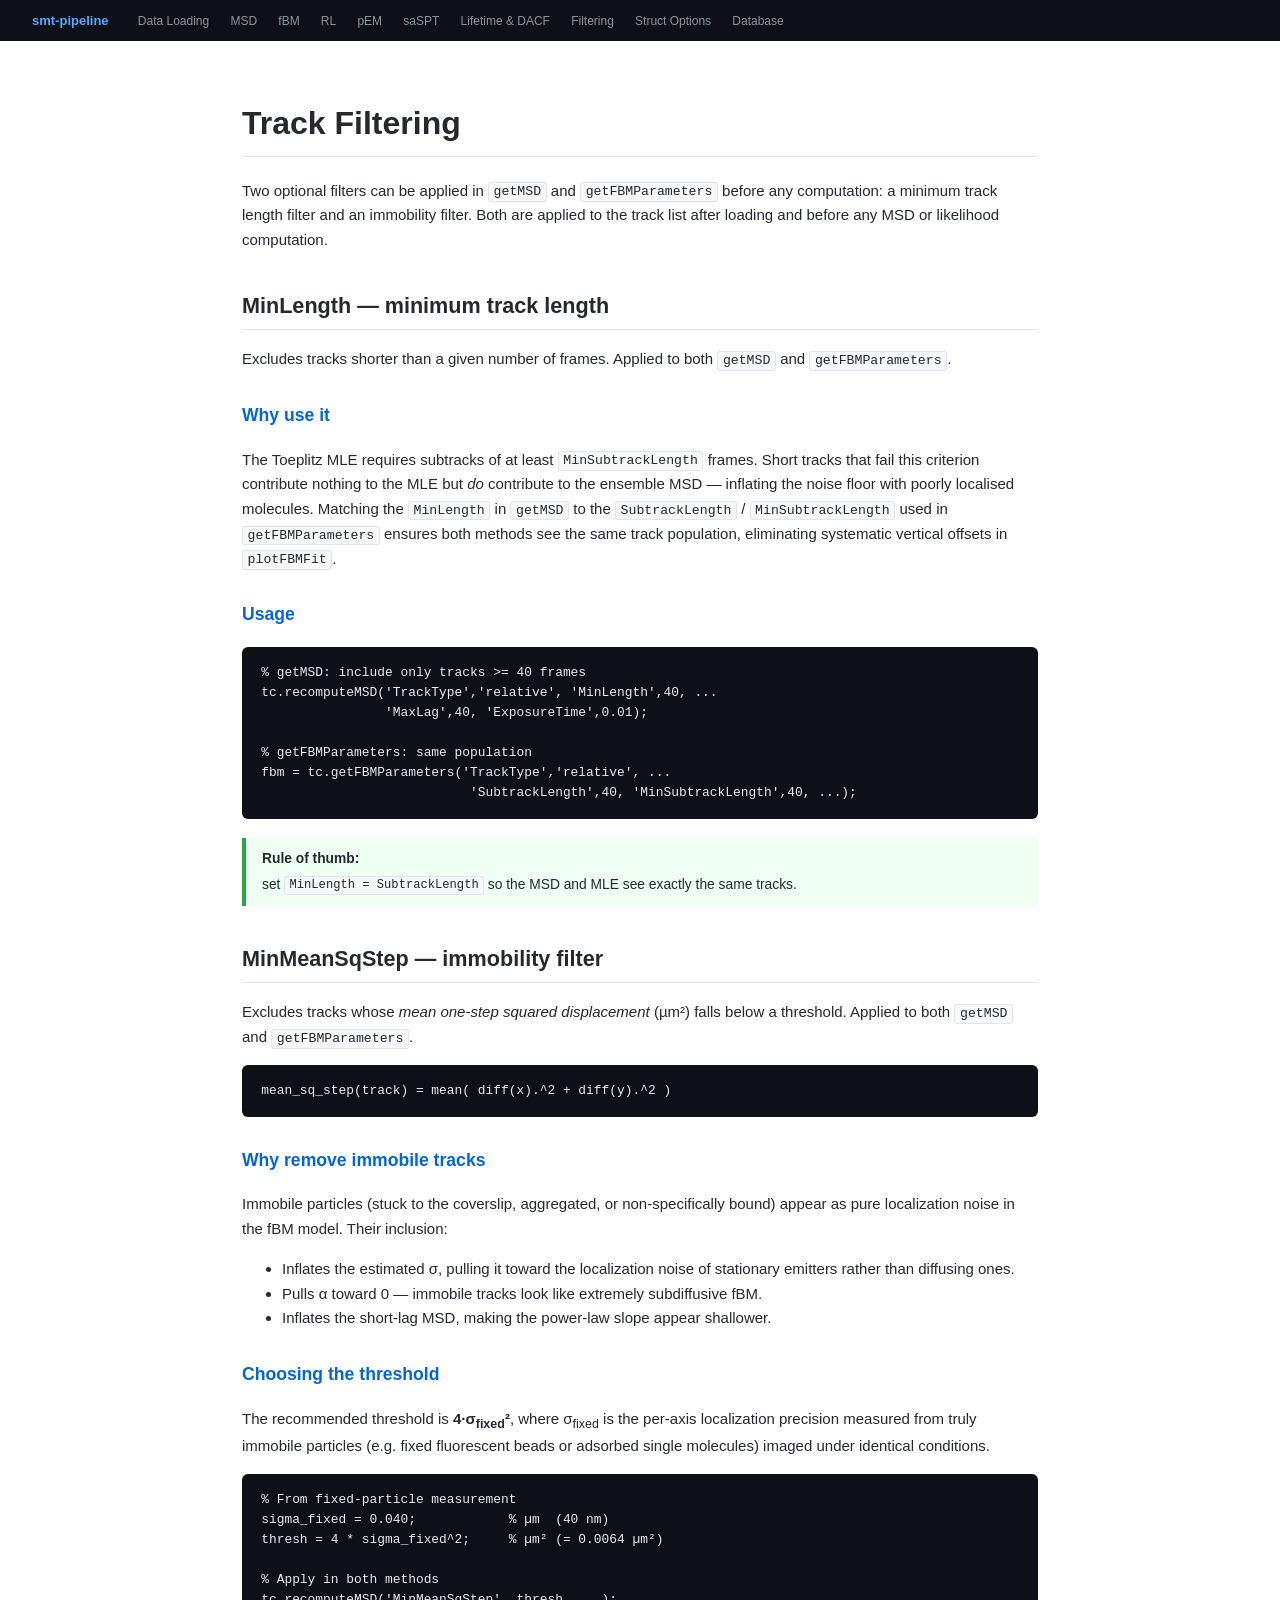
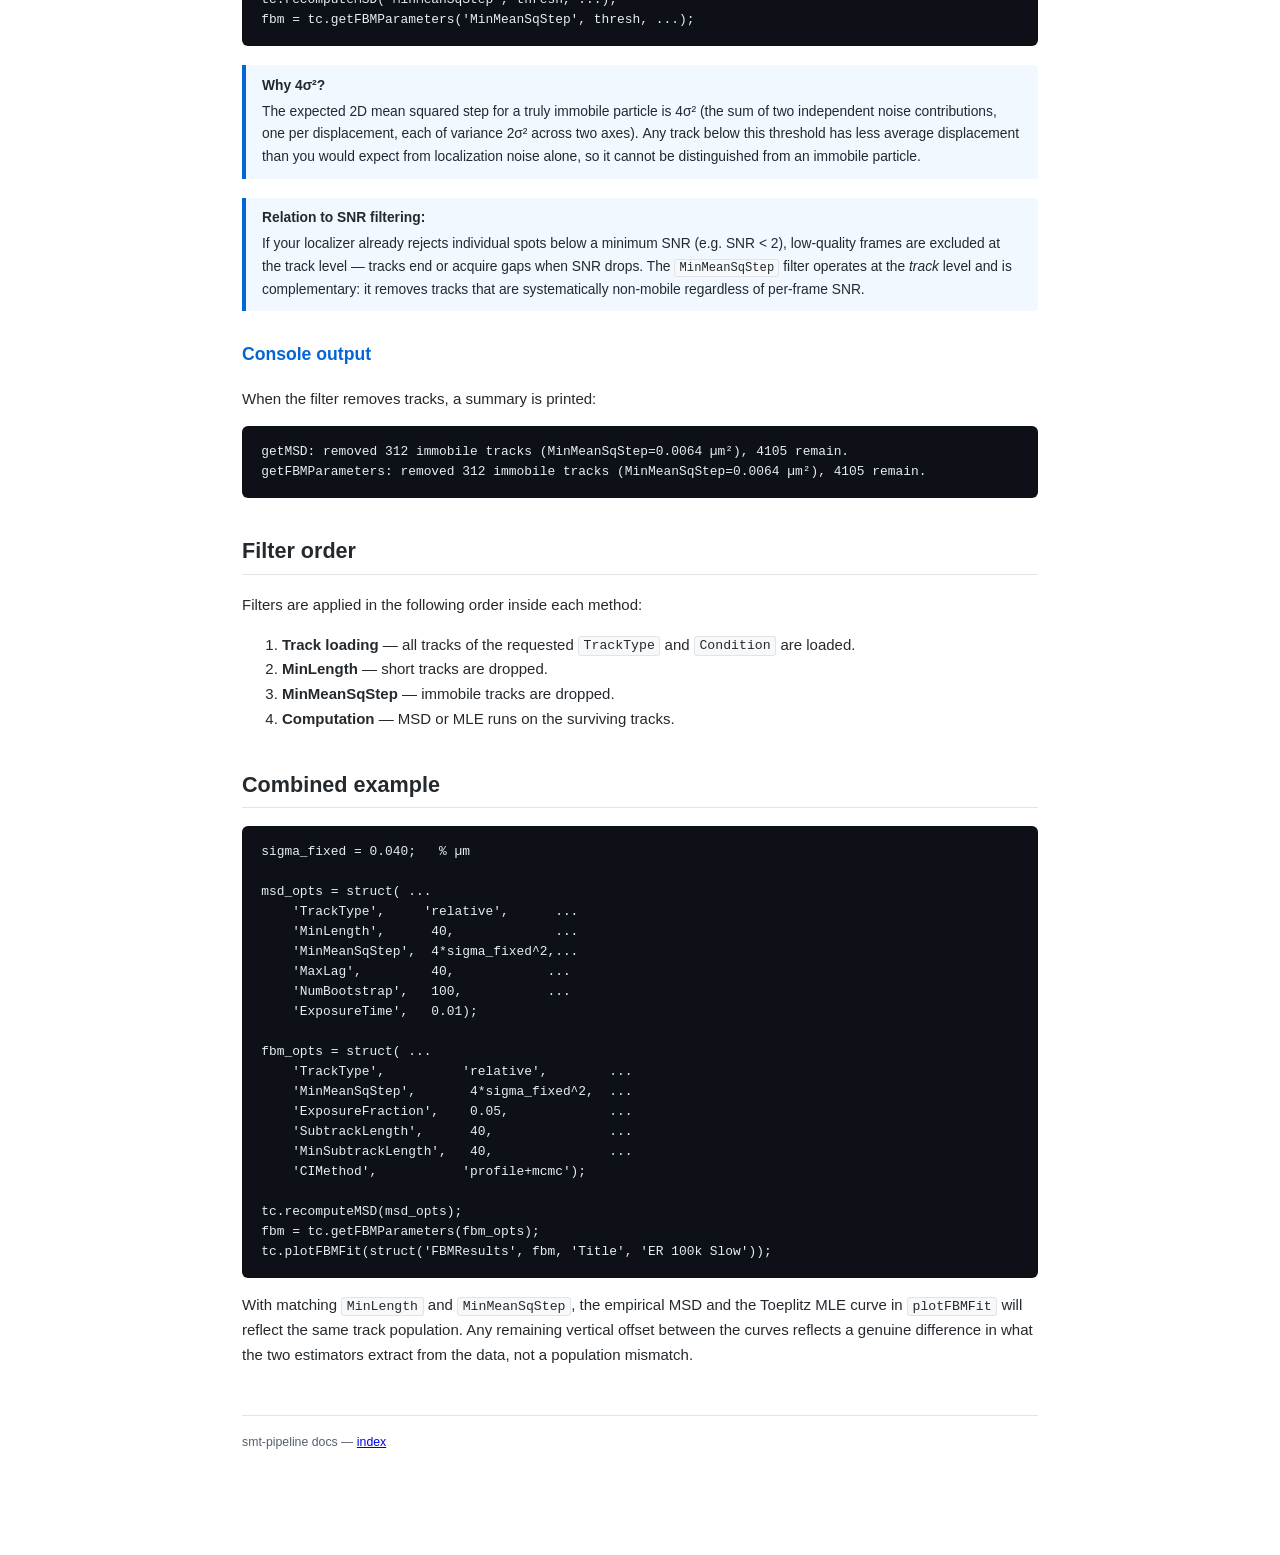
<file: doc/track_filtering.html>
<!DOCTYPE html>
<html lang="en">
<head>
<meta charset="UTF-8">
<meta name="viewport" content="width=device-width, initial-scale=1.0">
<title>Track Filtering — smt-pipeline</title>
<link rel="stylesheet" href="style.css">
</head>
<body>

<nav>
  <a class="home" href="index.html">smt-pipeline</a>
  <a href="data_loading.html">Data Loading</a>
  <a href="msd_analysis.html">MSD</a>
  <a href="fbm_analysis.html">fBM</a>
  <a href="rl_analysis.html">RL</a>
  <a href="pem_analysis.html">pEM</a>
  <a href="saspt_analysis.html">saSPT</a>
  <a href="lifetime.html">Lifetime &amp; DACF</a>
  <a href="track_filtering.html">Filtering</a>
  <a href="struct_options.html">Struct Options</a>
  <a href="smt_database.html">Database</a>
</nav>

<div class="page-wrap">

<h1>Track Filtering</h1>

<p>
Two optional filters can be applied in <code>getMSD</code> and
<code>getFBMParameters</code> before any computation: a minimum track length
filter and an immobility filter. Both are applied to the track list after
loading and before any MSD or likelihood computation.
</p>

<!-- ════════════════════════════════════════════════════════════════════ -->
<h2>MinLength — minimum track length</h2>

<p>
Excludes tracks shorter than a given number of frames. Applied to both
<code>getMSD</code> and <code>getFBMParameters</code>.
</p>

<h3>Why use it</h3>
<p>
The Toeplitz MLE requires subtracks of at least <code>MinSubtrackLength</code>
frames. Short tracks that fail this criterion contribute nothing to the MLE but
<em>do</em> contribute to the ensemble MSD — inflating the noise floor with
poorly localised molecules. Matching the <code>MinLength</code> in
<code>getMSD</code> to the <code>SubtrackLength</code> / <code>MinSubtrackLength</code>
used in <code>getFBMParameters</code> ensures both methods see the same track
population, eliminating systematic vertical offsets in <code>plotFBMFit</code>.
</p>

<h3>Usage</h3>
<pre><code>% getMSD: include only tracks >= 40 frames
tc.recomputeMSD('TrackType','relative', 'MinLength',40, ...
                'MaxLag',40, 'ExposureTime',0.01);

% getFBMParameters: same population
fbm = tc.getFBMParameters('TrackType','relative', ...
                           'SubtrackLength',40, 'MinSubtrackLength',40, ...);</code></pre>

<div class="tip">
  <strong>Rule of thumb:</strong> set <code>MinLength = SubtrackLength</code>
  so the MSD and MLE see exactly the same tracks.
</div>

<!-- ════════════════════════════════════════════════════════════════════ -->
<h2>MinMeanSqStep — immobility filter</h2>

<p>
Excludes tracks whose <em>mean one-step squared displacement</em> (µm²) falls
below a threshold. Applied to both <code>getMSD</code> and
<code>getFBMParameters</code>.
</p>

<pre><code>mean_sq_step(track) = mean( diff(x).^2 + diff(y).^2 )</code></pre>

<h3>Why remove immobile tracks</h3>
<p>
Immobile particles (stuck to the coverslip, aggregated, or non-specifically
bound) appear as pure localization noise in the fBM model. Their inclusion:
</p>
<ul>
  <li>Inflates the estimated σ, pulling it toward the localization noise of
      stationary emitters rather than diffusing ones.</li>
  <li>Pulls α toward 0 — immobile tracks look like extremely subdiffusive fBM.</li>
  <li>Inflates the short-lag MSD, making the power-law slope appear shallower.</li>
</ul>

<h3>Choosing the threshold</h3>

<p>
The recommended threshold is <strong>4·σ<sub>fixed</sub>²</strong>, where
σ<sub>fixed</sub> is the per-axis localization precision measured from
truly immobile particles (e.g. fixed fluorescent beads or adsorbed
single molecules) imaged under identical conditions.
</p>

<pre><code>% From fixed-particle measurement
sigma_fixed = 0.040;            % µm  (40 nm)
thresh = 4 * sigma_fixed^2;     % µm² (= 0.0064 µm²)

% Apply in both methods
tc.recomputeMSD('MinMeanSqStep', thresh, ...);
fbm = tc.getFBMParameters('MinMeanSqStep', thresh, ...);</code></pre>

<div class="note">
  <strong>Why 4σ²?</strong>
  The expected 2D mean squared step for a truly immobile particle is
  4σ² (the sum of two independent noise contributions, one per displacement,
  each of variance 2σ² across two axes). Any track below this threshold has
  less average displacement than you would expect from localization noise alone,
  so it cannot be distinguished from an immobile particle.
</div>

<div class="note">
  <strong>Relation to SNR filtering:</strong>
  If your localizer already rejects individual spots below a minimum SNR
  (e.g. SNR &lt; 2), low-quality frames are excluded at the track level —
  tracks end or acquire gaps when SNR drops. The <code>MinMeanSqStep</code>
  filter operates at the <em>track</em> level and is complementary: it removes
  tracks that are systematically non-mobile regardless of per-frame SNR.
</div>

<h3>Console output</h3>
<p>When the filter removes tracks, a summary is printed:</p>
<pre><code>getMSD: removed 312 immobile tracks (MinMeanSqStep=0.0064 µm²), 4105 remain.
getFBMParameters: removed 312 immobile tracks (MinMeanSqStep=0.0064 µm²), 4105 remain.</code></pre>

<!-- ════════════════════════════════════════════════════════════════════ -->
<h2>Filter order</h2>

<p>
Filters are applied in the following order inside each method:
</p>

<ol>
  <li><strong>Track loading</strong> — all tracks of the requested
      <code>TrackType</code> and <code>Condition</code> are loaded.</li>
  <li><strong>MinLength</strong> — short tracks are dropped.</li>
  <li><strong>MinMeanSqStep</strong> — immobile tracks are dropped.</li>
  <li><strong>Computation</strong> — MSD or MLE runs on the surviving tracks.</li>
</ol>

<!-- ════════════════════════════════════════════════════════════════════ -->
<h2>Combined example</h2>

<pre><code>sigma_fixed = 0.040;   % µm

msd_opts = struct( ...
    'TrackType',     'relative',      ...
    'MinLength',      40,             ...
    'MinMeanSqStep',  4*sigma_fixed^2,...
    'MaxLag',         40,            ...
    'NumBootstrap',   100,           ...
    'ExposureTime',   0.01);

fbm_opts = struct( ...
    'TrackType',          'relative',        ...
    'MinMeanSqStep',       4*sigma_fixed^2,  ...
    'ExposureFraction',    0.05,             ...
    'SubtrackLength',      40,               ...
    'MinSubtrackLength',   40,               ...
    'CIMethod',           'profile+mcmc');

tc.recomputeMSD(msd_opts);
fbm = tc.getFBMParameters(fbm_opts);
tc.plotFBMFit(struct('FBMResults', fbm, 'Title', 'ER 100k Slow'));</code></pre>

<p>
With matching <code>MinLength</code> and <code>MinMeanSqStep</code>, the
empirical MSD and the Toeplitz MLE curve in <code>plotFBMFit</code> will
reflect the same track population. Any remaining vertical offset between
the curves reflects a genuine difference in what the two estimators extract
from the data, not a population mismatch.
</p>

<footer>smt-pipeline docs &mdash; <a href="index.html">index</a></footer>
</div>
</body>
</html>
</file>
<file: doc/style.css>
/* smt-pipeline documentation stylesheet */
*, *::before, *::after { box-sizing: border-box; }

body {
    font-family: -apple-system, BlinkMacSystemFont, "Segoe UI", Helvetica, Arial, sans-serif;
    font-size: 15px;
    line-height: 1.65;
    color: #24292e;
    background: #fff;
    margin: 0;
    padding: 0;
}

.page-wrap {
    max-width: 860px;
    margin: 0 auto;
    padding: 2rem 2rem 4rem;
}

/* ── Nav ─────────────────────────────────────────────────────────────── */
nav {
    background: #0d1117;
    padding: 0.6rem 2rem;
    font-size: 13px;
}
nav a { color: #8b949e; text-decoration: none; margin-right: 1.1rem; font-size: 12px; }
nav a:hover { color: #e6edf3; }
nav a.home { color: #58a6ff; font-weight: 600; font-size: 13px; margin-right: 1.6rem; }

/* ── Headings ─────────────────────────────────────────────────────────── */
h1 { font-size: 2rem; border-bottom: 1px solid #e1e4e8; padding-bottom: .4rem; margin-top: 1.5rem; }
h2 { font-size: 1.35rem; border-bottom: 1px solid #e1e4e8; padding-bottom: .3rem; margin-top: 2.2rem; }
h3 { font-size: 1.1rem; margin-top: 1.8rem; color: #0366d6; }

/* ── Code ─────────────────────────────────────────────────────────────── */
code {
    font-family: "SFMono-Regular", Consolas, "Liberation Mono", Menlo, monospace;
    font-size: 0.88em;
    background: #f6f8fa;
    border: 1px solid #e1e4e8;
    border-radius: 3px;
    padding: 0.1em 0.35em;
}

pre {
    background: #0d1117;
    color: #e6edf3;
    border-radius: 6px;
    padding: 1rem 1.2rem;
    overflow-x: auto;
    font-size: 0.86em;
    line-height: 1.55;
}
pre code {
    background: none;
    border: none;
    padding: 0;
    color: inherit;
    font-size: inherit;
}

/* ── Tables ───────────────────────────────────────────────────────────── */
table {
    width: 100%;
    border-collapse: collapse;
    margin: 1rem 0 1.5rem;
    font-size: 0.9em;
}
th {
    background: #f6f8fa;
    text-align: left;
    padding: 0.45rem 0.75rem;
    border: 1px solid #d0d7de;
    font-weight: 600;
}
td {
    padding: 0.4rem 0.75rem;
    border: 1px solid #d0d7de;
    vertical-align: top;
}
tr:nth-child(even) td { background: #f6f8fa; }

/* ── Callouts ─────────────────────────────────────────────────────────── */
.note, .tip, .warn {
    border-left: 4px solid;
    padding: 0.6rem 1rem;
    margin: 1.2rem 0;
    border-radius: 0 4px 4px 0;
    font-size: 0.92em;
}
.note  { border-color: #0366d6; background: #f1f8ff; }
.tip   { border-color: #28a745; background: #f0fff4; }
.warn  { border-color: #e36209; background: #fff8f0; }
.note strong, .tip strong, .warn strong { display: block; margin-bottom: .2rem; }

/* ── Card grid (index page) ───────────────────────────────────────────── */
.card-grid {
    display: grid;
    grid-template-columns: repeat(auto-fill, minmax(240px, 1fr));
    gap: 1rem;
    margin-top: 1.5rem;
}
.card {
    border: 1px solid #d0d7de;
    border-radius: 6px;
    padding: 1rem 1.2rem;
    text-decoration: none;
    color: inherit;
    display: block;
    transition: border-color .15s, box-shadow .15s;
}
.card:hover { border-color: #0366d6; box-shadow: 0 2px 8px rgba(3,102,214,.12); }
.card h3 { margin: 0 0 .4rem; color: #0366d6; font-size: 1rem; }
.card p  { margin: 0; font-size: 0.88em; color: #57606a; }

/* ── Signature block ──────────────────────────────────────────────────── */
.sig {
    background: #f6f8fa;
    border: 1px solid #d0d7de;
    border-radius: 6px;
    padding: 0.7rem 1rem;
    font-family: "SFMono-Regular", Consolas, monospace;
    font-size: 0.9em;
    margin: 0.8rem 0 1.2rem;
    white-space: pre-wrap;
}

footer {
    margin-top: 3rem;
    padding-top: 1rem;
    border-top: 1px solid #e1e4e8;
    font-size: 0.82em;
    color: #57606a;
}
</file>
